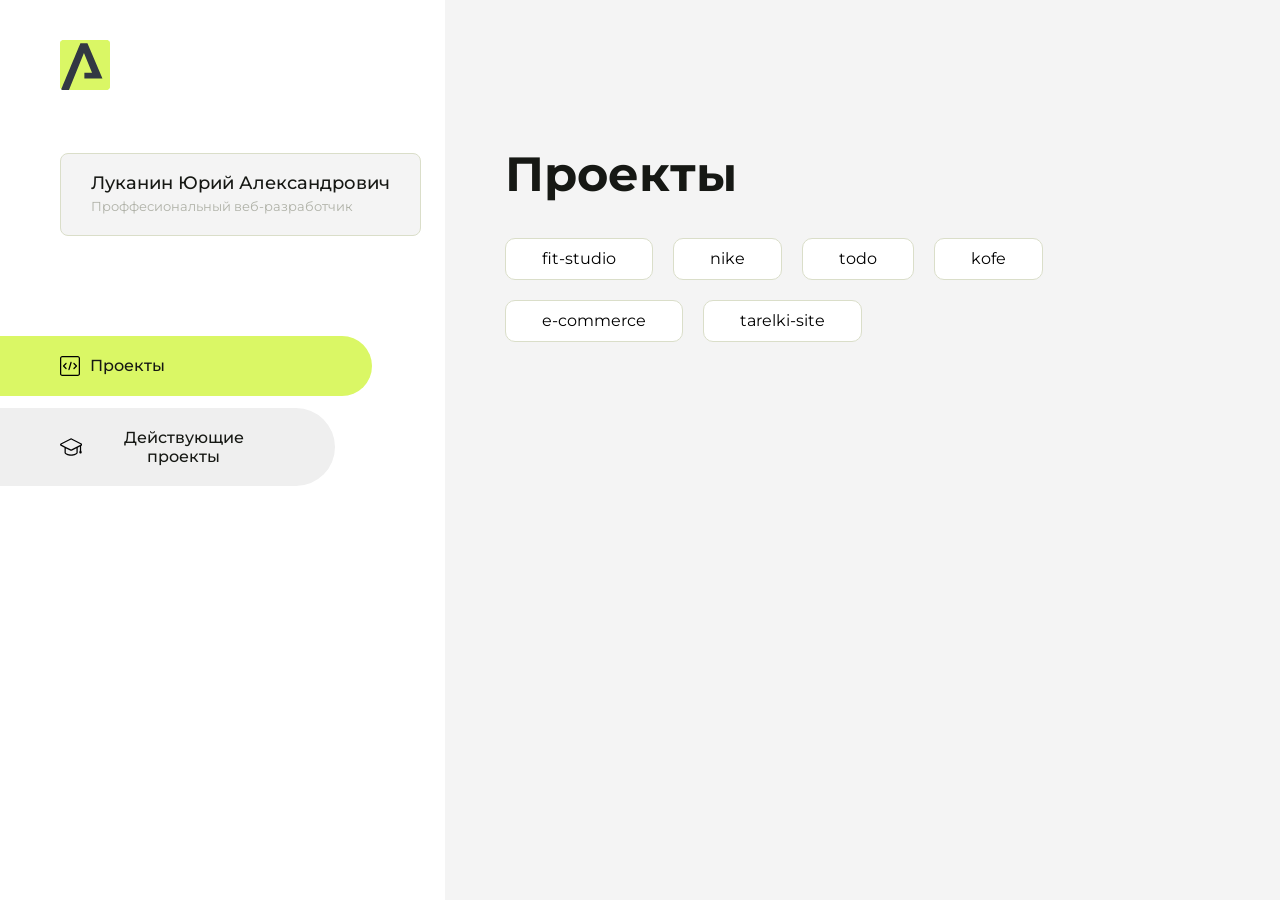
<file: index.html>
<!DOCTYPE html>
<html lang="en">
<head>
    <meta charset="UTF-8">
    <meta name="viewport" content="width=device-width, initial-scale=1.0">
    <title>Проекты</title>
    <link rel="shortcut icon" href="src/logo.ico" type="image/x-icon">
    <link rel="preconnect" href="https://fonts.googleapis.com">
    <link rel="preconnect" href="https://fonts.gstatic.com" crossorigin>
    <link href="https://fonts.googleapis.com/css2?family=Montserrat:wght@400;500;700&family=Rubik:wght@500&display=swap"
          rel="stylesheet">
    <link rel="stylesheet" href="src/style.css">
</head>
<body id="body">
<div class="overlay" id="overlay"></div>
<div class="layout">
    <div class="burger" id="burger">
        <svg viewBox="0 0 24 24" fill="none" xmlns="http://www.w3.org/2000/svg">
            <g id="SVGRepo_bgCarrier" stroke-width="0"></g>
            <g id="SVGRepo_tracerCarrier" stroke-linecap="round" stroke-linejoin="round"></g>
            <g id="SVGRepo_iconCarrier">
                <path d="M4 18L20 18" stroke="#DAF765" stroke-width="2" stroke-linecap="round"></path>
                <path d="M4 12L20 12" stroke="#DAF765" stroke-width="2" stroke-linecap="round"></path>
                <path d="M4 6L20 6" stroke="#DAF765" stroke-width="2" stroke-linecap="round"></path>
            </g>
        </svg>
    </div>
    <aside class="sidebar" id="sidebar">
        <div class="sidebar__inner">
            <div class="logo">
                <svg width="50" height="50" viewBox="0 0 50 50" fill="none" xmlns="http://www.w3.org/2000/svg">
                    <g clip-path="url(#clip0_513_74730)">
                        <path d="M46.17 -0.257004H3.83C1.57281 -0.257004 -0.257 1.57281 -0.257 3.83V46.17C-0.257 48.4272 1.57281 50.257 3.83 50.257H46.17C48.4272 50.257 50.257 48.4272 50.257 46.17V3.83C50.257 1.57281 48.4272 -0.257004 46.17 -0.257004Z"
                              fill="#DAF765"/>
                        <path d="M24.375 38.4H42.461L27.441 3.1585H20.4355C20.4355 3.1585 6.7895 35.881 1.1945 49.294C2.015 50.0275 3.0945 50.257 3.6945 50.257H8.8445L23.954 13.07L32.0465 32.8285H24.375V38.4Z"
                              fill="#323843"/>
                    </g>
                    <defs>
                        <clipPath id="clip0_513_74730">
                            <rect width="50" height="50" fill="white"/>
                        </clipPath>
                    </defs>
                </svg>
            </div>
            <div class="sidebar__user">
                <div class="sidebar__name">Луканин Юрий Александрович</div>
                <div class="sidebar__text">Проффесиональный веб-разработчик</div>
            </div>
            <div class="sidebar__tabs">
                <div class="sidebar__item">
                    <button class="sidebar__button active" id="tasks">
                        <svg xmlns="http://www.w3.org/2000/svg" width="20" height="20" viewBox="0 0 20 20" fill="none">
                            <g clip-path="url(#clip0_704_74543)">
                                <path d="M17.7083 20H2.29167C1.0275 20 0 18.9725 0 17.7083V2.29167C0 1.0275 1.0275 0 2.29167 0H17.7083C18.9725 0 20 1.0275 20 2.29167V17.7083C20 18.9725 18.9725 20 17.7083 20ZM2.29167 1.25C1.7175 1.25 1.25 1.7175 1.25 2.29167V17.7083C1.25 18.2825 1.7175 18.75 2.29167 18.75H17.7083C18.2825 18.75 18.75 18.2825 18.75 17.7083V2.29167C18.75 1.7175 18.2825 1.25 17.7083 1.25H2.29167Z"
                                      fill="black"/>
                                <path d="M6.04167 13.125C5.88167 13.125 5.72167 13.0642 5.6 12.9417L3.1 10.4417C2.85583 10.1975 2.85583 9.80167 3.1 9.5575L5.6 7.0575C5.84417 6.81333 6.24 6.81333 6.48417 7.0575C6.72833 7.30167 6.72833 7.6975 6.48417 7.94167L4.42583 10L6.48417 12.0583C6.72833 12.3025 6.72833 12.6983 6.48417 12.9425C6.36167 13.0642 6.20167 13.125 6.04167 13.125Z"
                                      fill="black"/>
                                <path d="M8.95833 14.1667C8.9 14.1667 8.84 14.1583 8.78167 14.1417C8.45083 14.0442 8.26083 13.6967 8.35833 13.3658L10.4417 6.28251C10.5392 5.95084 10.8892 5.76417 11.2175 5.85917C11.5483 5.95667 11.7383 6.30417 11.6408 6.63501L9.5575 13.7183C9.47833 13.9908 9.22833 14.1667 8.95833 14.1667Z"
                                      fill="black"/>
                                <path d="M13.9583 13.125C13.7983 13.125 13.6383 13.0642 13.5167 12.9417C13.2725 12.6975 13.2725 12.3017 13.5167 12.0575L15.575 9.99916L13.5167 7.94083C13.2725 7.69666 13.2725 7.30083 13.5167 7.05666C13.7608 6.81249 14.1567 6.81249 14.4008 7.05666L16.9008 9.55666C17.145 9.80083 17.145 10.1967 16.9008 10.4408L14.4008 12.9408C14.2783 13.0642 14.1183 13.125 13.9583 13.125Z"
                                      fill="black"/>
                            </g>
                            <defs>
                                <clipPath id="clip0_704_74543">
                                    <rect width="20" height="20" fill="white"/>
                                </clipPath>
                            </defs>
                        </svg>
                        <span>Проекты</span></button>
                </div>
                <div class="sidebar__item">
                    <button class="sidebar__button" id="diplom">
                        <svg xmlns="http://www.w3.org/2000/svg" width="24" height="24" viewBox="0 0 24 24" fill="none">
                            <g clip-path="url(#clip0_704_74553)">
                                <path d="M23.2628 10.5971C23.7176 10.365 24 9.90375 24 9.39337C24 8.883 23.7176 8.42175 23.2628 8.18962L12.6135 2.75362C12.2291 2.55824 11.7705 2.55787 11.3854 2.75399L0.736875 8.19C0.282375 8.42175 0 8.883 0 9.39337C0 9.90375 0.282375 10.365 0.736875 10.5971L4.89038 12.7177V18.2074C4.89038 19.8154 8.412 21.393 12 21.393C15.5884 21.393 19.1096 19.815 19.1096 18.2074V12.7174L21.4609 11.517V15.8017L20.901 17.2305C20.7409 17.6389 20.7934 18.0994 21.0405 18.4616C21.2876 18.8246 21.6979 19.041 22.1366 19.041C22.5754 19.041 22.9852 18.8246 23.2324 18.462C23.4795 18.099 23.532 17.6385 23.3719 17.2301L22.8124 15.8021V10.827L23.2628 10.5971ZM17.7623 18.1721C17.6198 18.6375 15.3491 20.0419 12 20.0419C8.65088 20.0419 6.38025 18.6375 6.2415 18.2074V12.3037L6.23887 12.3019C6.23812 12.057 6.1065 11.8207 5.87325 11.7019L1.3515 9.39337L12 3.95737L22.6489 9.39337L12 14.8294L5.87325 11.7019C5.54063 11.5331 4.6695 11.6674 4.5 12C4.33012 12.3322 4.55813 12.5479 4.89038 12.7177L11.3857 16.0331C11.5781 16.1314 11.7889 16.1805 12 16.1805C12.2107 16.1805 12.4222 16.1314 12.6146 16.0331L17.7593 13.407L17.7623 18.1721Z"
                                      fill="black"/>
                            </g>
                            <defs>
                                <clipPath id="clip0_704_74553">
                                    <rect width="24" height="24" fill="white"/>
                                </clipPath>
                            </defs>
                        </svg>
                        <span>Действующие проекты</span></button>
                </div>
            </div>
        </div>

    </aside>
    <div class="content">
        <div class="container">
            <div class="content__block" id="tasksBlock">
                <div class="content__title">Проекты</div>
                <ul class="content__list">
                    <li class="content__list-item">
                        <a href="fit-studio/index.html">fit-studio</a>
                    </li>
                    <li class="content__list-item">
                        <a href="nike/index.html">nike</a>
                    </li>
                    <li class="content__list-item">
                        <a href="todo/index.html">todo</a>
                    </li>
                    <li class="content__list-item">
                        <a href="Kofe/index.html">kofe</a>
                    </li>
                    <li class="content__list-item">
                        <a href="E-commerce/index.html">e-commerce</a>
                    </li>
                    <li class="content__list-item">
                        <a href="tarelki-site/index.html">tarelki-site</a>
                    </li>
                </ul>
            </div>
            <div class="content__block hidden" id="diplomBlock">
                <div class="content__title">Действующие проекты</div>
                <div class="content__list-diplom">
                    <a href="ПАПКА-С-НОМЕРОМ-УРОКА">Ссылка на проект</a>
                </div>
                <div class="content__decor">
                    <div class="content__decor-text">Проекты, над которыми я работаю в данный момент!</div>
                    <div class="content__decor-img">
                        <img src="src/decor.png" alt="decor">
                    </div>
                </div>
            </div>
        </div>
    </div>
</div>
<script src="src/index.js"></script>
</body>
</html>
</file>
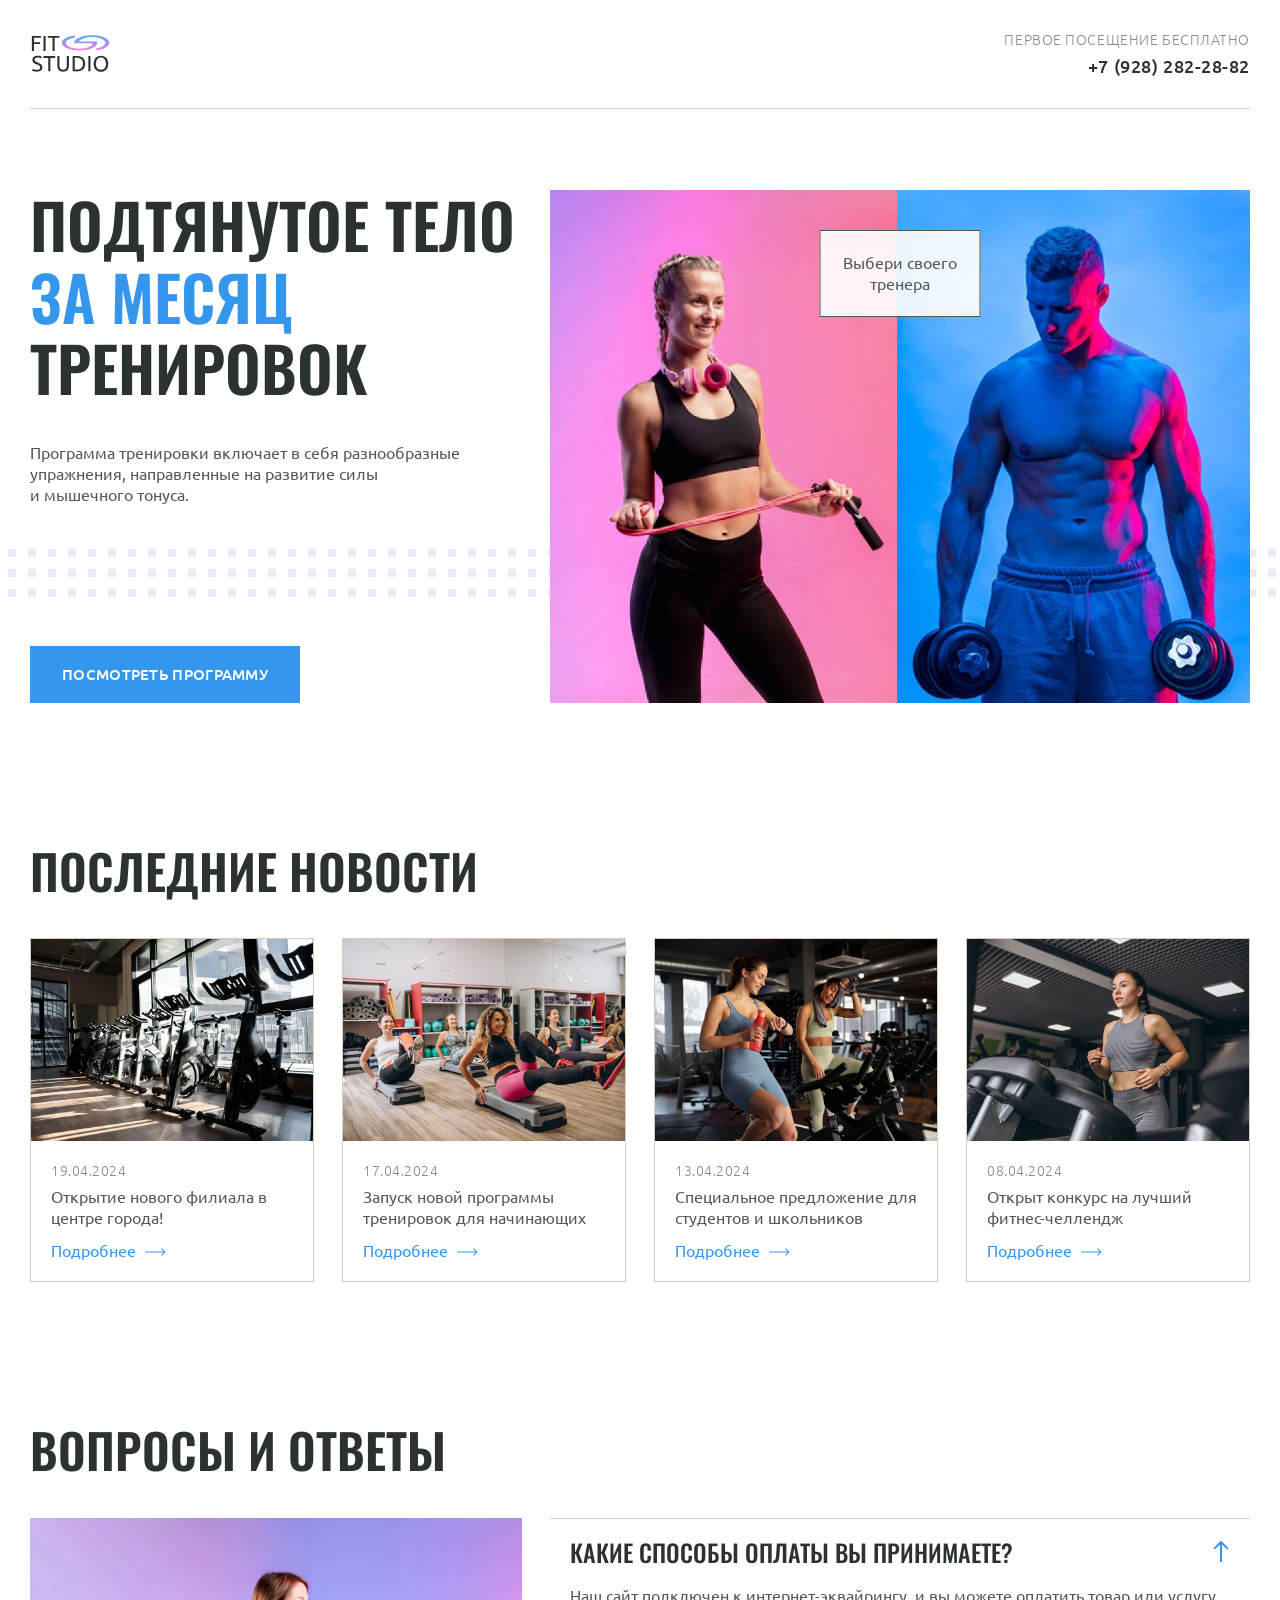
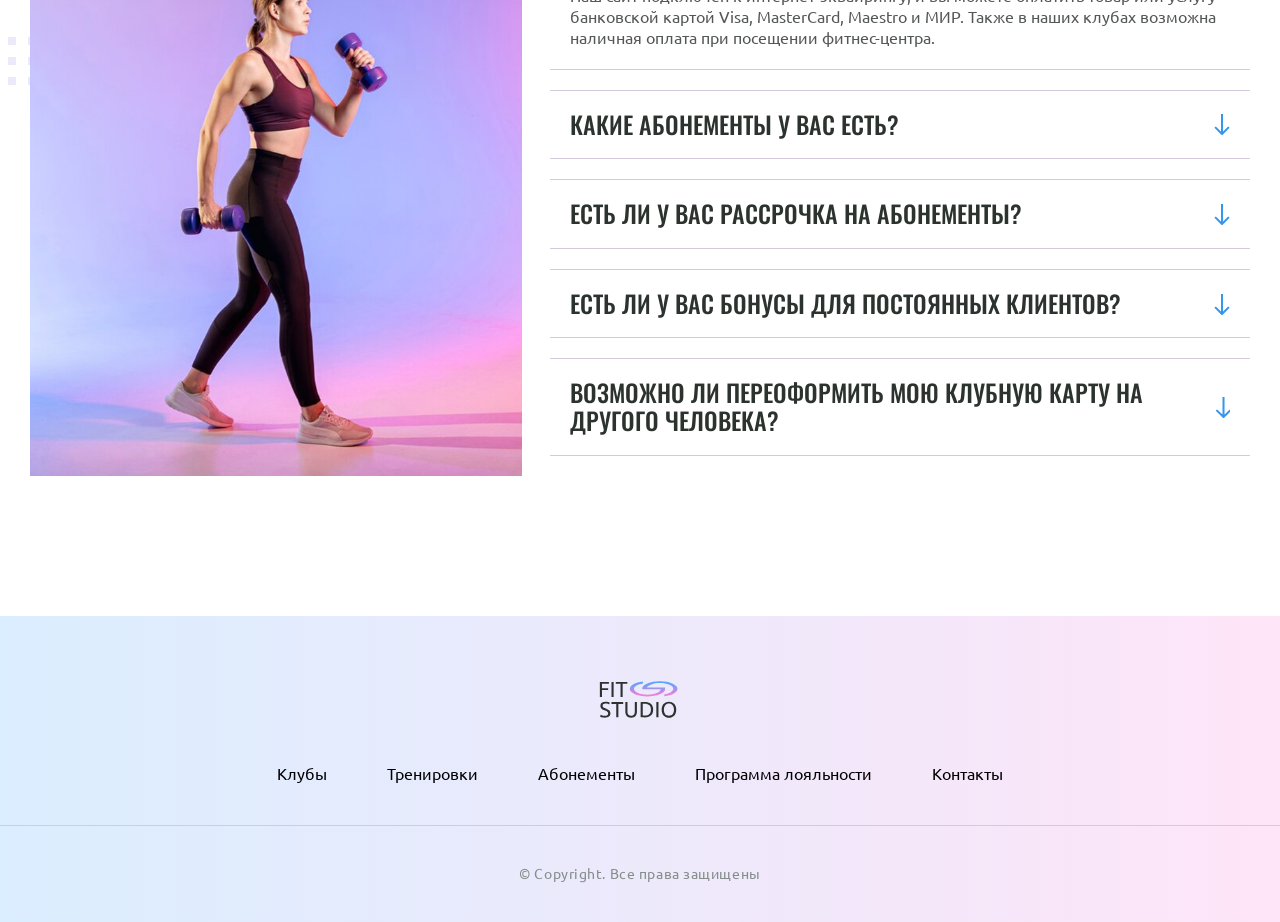
<file: fit-studio/index.html>
<!doctype html>
<html lang="ru">
  <head>
    <meta charset="UTF-8" />
    <meta name="viewport" content="width=device-width, initial-scale=1.0" />
    <title>Fit Studio - Главная</title>
    <link rel="stylesheet" href="./css/normalize.css" />
    <link rel="stylesheet" href="./css/fonts.css" />
    <link rel="stylesheet" href="./css/globals.css" />
    <link rel="stylesheet" href="./css/header.css" />
    <link rel="stylesheet" href="./css/index.css" />
    <link rel="stylesheet" href="./css/footer.css" />
    <link
      rel="icon"
      type="image/svg+xml"
      sizes="128x128"
      href="./images/favicon-icon.svg"
    />
  </head>
  <body>
    <header class="header">
      <div class="container">
        <div class="header-inner">
          <a href="/">
            <img
              src="./images/logo-icon.svg"
              width="84"
              height="45"
              alt="Логотип Fit Studio"
            />
          </a>
          <div class="phone text-sub">
            <p>Первое посещение бесплатно</p>
            <a href="tel:+79282822882">+7 (928) 282-28-82</a>
          </div>
        </div>
      </div>
    </header>
    <section class="hero section">
      <div class="container hero-container">
        <div class="hero-info">
          <h1>Подтянутое тело <strong>за месяц</strong> тренировок</h1>
          <p class="text">
            Программа тренировки включает в себя разнообразные упражнения,
            направленные на развитие силы и мышечного тонуса.
          </p>
          <a class="button" href="#">Посмотреть программу</a>
        </div>
        <div class="hero-images">
          <p class="hero-choose text">Выбери своего тренера</p>
          <img
            src="./images/sporty-woman-img.jpg"
            srcset="
              ./images/sporty-woman-2.jpg   492w,
              ./images/sporty-woman-img.jpg 600w
            "
            sizes="(max-width: 600px) 200px, 500px"
            width="347"
            height="513"
            alt="Спортивная девушка держит в руках скакалку"
          />
          <img
            src="./images/sporty-man-img.jpg"
            width="353"
            height="513"
            alt="Спортивный мужчина держит в руках гантели"
          />
        </div>
      </div>
    </section>
    <section class="news section">
      <div class="container">
        <h2 class="title-large">Последние новости</h2>
        <div class="news-container">
          <article class="news-article">
            <header>
              <img
                src="./images/news/news-1-img.jpg"
                width="284"
                height="203"
                alt="Велодорожки в спортивном зале"
              />
              <div class="news-info">
                <time class="news-date text-sub" datetime="2024-04-19"
                  >19.04.2024
                </time>
                <h3 class="text">Открытие нового филиала в центре города!</h3>
              </div>
            </header>
            <footer>
              <a class="news-link" href="article.html">Подробнее</a>
            </footer>
          </article>
          <article class="news-article">
            <header>
              <img
                src="./images/news/news-2-img.jpg"
                width="284"
                height="203"
                alt="Группа женщин занимается спортом"
              />
              <div class="news-info">
                <time class="news-date text-sub" datetime="2024-04-17"
                  >17.04.2024
                </time>
                <h3 class="text">
                  Запуск новой программы тренировок для начинающих
                </h3>
              </div>
            </header>
            <footer>
              <a class="news-link" href="article.html">Подробнее</a>
            </footer>
          </article>
          <article class="news-article">
            <header>
              <img
                src="./images/news/news-3-img.jpg"
                width="284"
                height="203"
                alt="Две девушки занимаются на велотренажерах"
              />
              <div class="news-info">
                <time class="news-date text-sub" datetime="2024-04-13"
                  >13.04.2024
                </time>
                <h3 class="text">
                  Специальное предложение для студентов и школьников
                </h3>
              </div>
            </header>
            <footer>
              <a class="news-link" href="article.html">Подробнее</a>
            </footer>
          </article>
          <article class="news-article">
            <header>
              <img
                src="./images/news/news-4-img.jpg"
                width="284"
                height="203"
                alt="Девушка бежит на беговой дорожке"
              />
              <div class="news-info">
                <time class="news-date text-sub" datetime="2024-04-08"
                  >08.04.2024
                </time>
                <h3 class="text">Открыт конкурс на лучший фитнес-челлендж</h3>
              </div>
            </header>
            <footer>
              <a class="news-link" href="article.html">Подробнее</a>
            </footer>
          </article>
        </div>
      </div>
    </section>
    <section class="faq section">
      <div class="container">
        <h2 class="title-large">Вопросы и ответы</h2>
        <div class="faq-container">
          <img
            src="./images/sporty-woman-2.jpg"
            width="492"
            height="531"
            alt="Спортивная девушка с гантелями"
          />
          <div>
            <details name="faq" open>
              <summary class="title-medium">
                Какие способы оплаты вы принимаете?
              </summary>
              <p class="text">
                Наш сайт подключен к интернет-эквайрингу, и вы можете оплатить
                товар или услугу банковской картой Visa, MasterCard, Maestro и
                МИР. Также в наших клубах возможна наличная оплата при посещении
                фитнес-центра.
              </p>
            </details>
            <details name="faq">
              <summary class="title-medium">
                Какие абонементы у вас есть?
              </summary>
              <p class="text">
                Наш сайт подключен к интернет-эквайрингу, и вы можете оплатить
                товар или услугу банковской картой Visa, MasterCard, Maestro и
                МИР. Также в наших клубах возможна наличная оплата при посещении
                фитнес-центра.
              </p>
            </details>
            <details name="faq">
              <summary class="title-medium">
                Есть ли у вас рассрочка на абонементы?
              </summary>
              <p class="text">
                Наш сайт подключен к интернет-эквайрингу, и вы можете оплатить
                товар или услугу банковской картой Visa, MasterCard, Maestro и
                МИР. Также в наших клубах возможна наличная оплата при посещении
                фитнес-центра.
              </p>
            </details>
            <details name="faq">
              <summary class="title-medium">
                Есть ли у вас бонусы для постоянных клиентов?
              </summary>
              <p class="text">
                Наш сайт подключен к интернет-эквайрингу, и вы можете оплатить
                товар или услугу банковской картой Visa, MasterCard, Maestro и
                МИР. Также в наших клубах возможна наличная оплата при посещении
                фитнес-центра.
              </p>
            </details>
            <details name="faq">
              <summary class="title-medium">
                Возможно ли переоформить мою клубную карту на другого человека?
              </summary>
              <p class="text">
                Наш сайт подключен к интернет-эквайрингу, и вы можете оплатить
                товар или услугу банковской картой Visa, MasterCard, Maestro и
                МИР. Также в наших клубах возможна наличная оплата при посещении
                фитнес-центра.
              </p>
            </details>
          </div>
        </div>
      </div>
    </section>
    <footer class="footer">
      <div class="footer-top">
        <div class="container">
          <a class="footer-logo" href="/">
            <img
              src="./images/logo-icon.svg"
              width="84"
              height="45"
              alt="Логотип Fit Studio"
            />
          </a>
          <nav class="menu">
            <ul>
              <li><a href="#">Клубы</a></li>
              <li><a href="#">Тренировки</a></li>
              <li><a href="#">Абонементы</a></li>
              <li><a href="#">Программа лояльности</a></li>
              <li><a href="#">Контакты</a></li>
            </ul>
          </nav>
        </div>
      </div>
      <div class="container">
        <p class="Copyright">&copy; Copyright. Все права защищены</p>
      </div>
    </footer>
  </body>
</html>
</file>
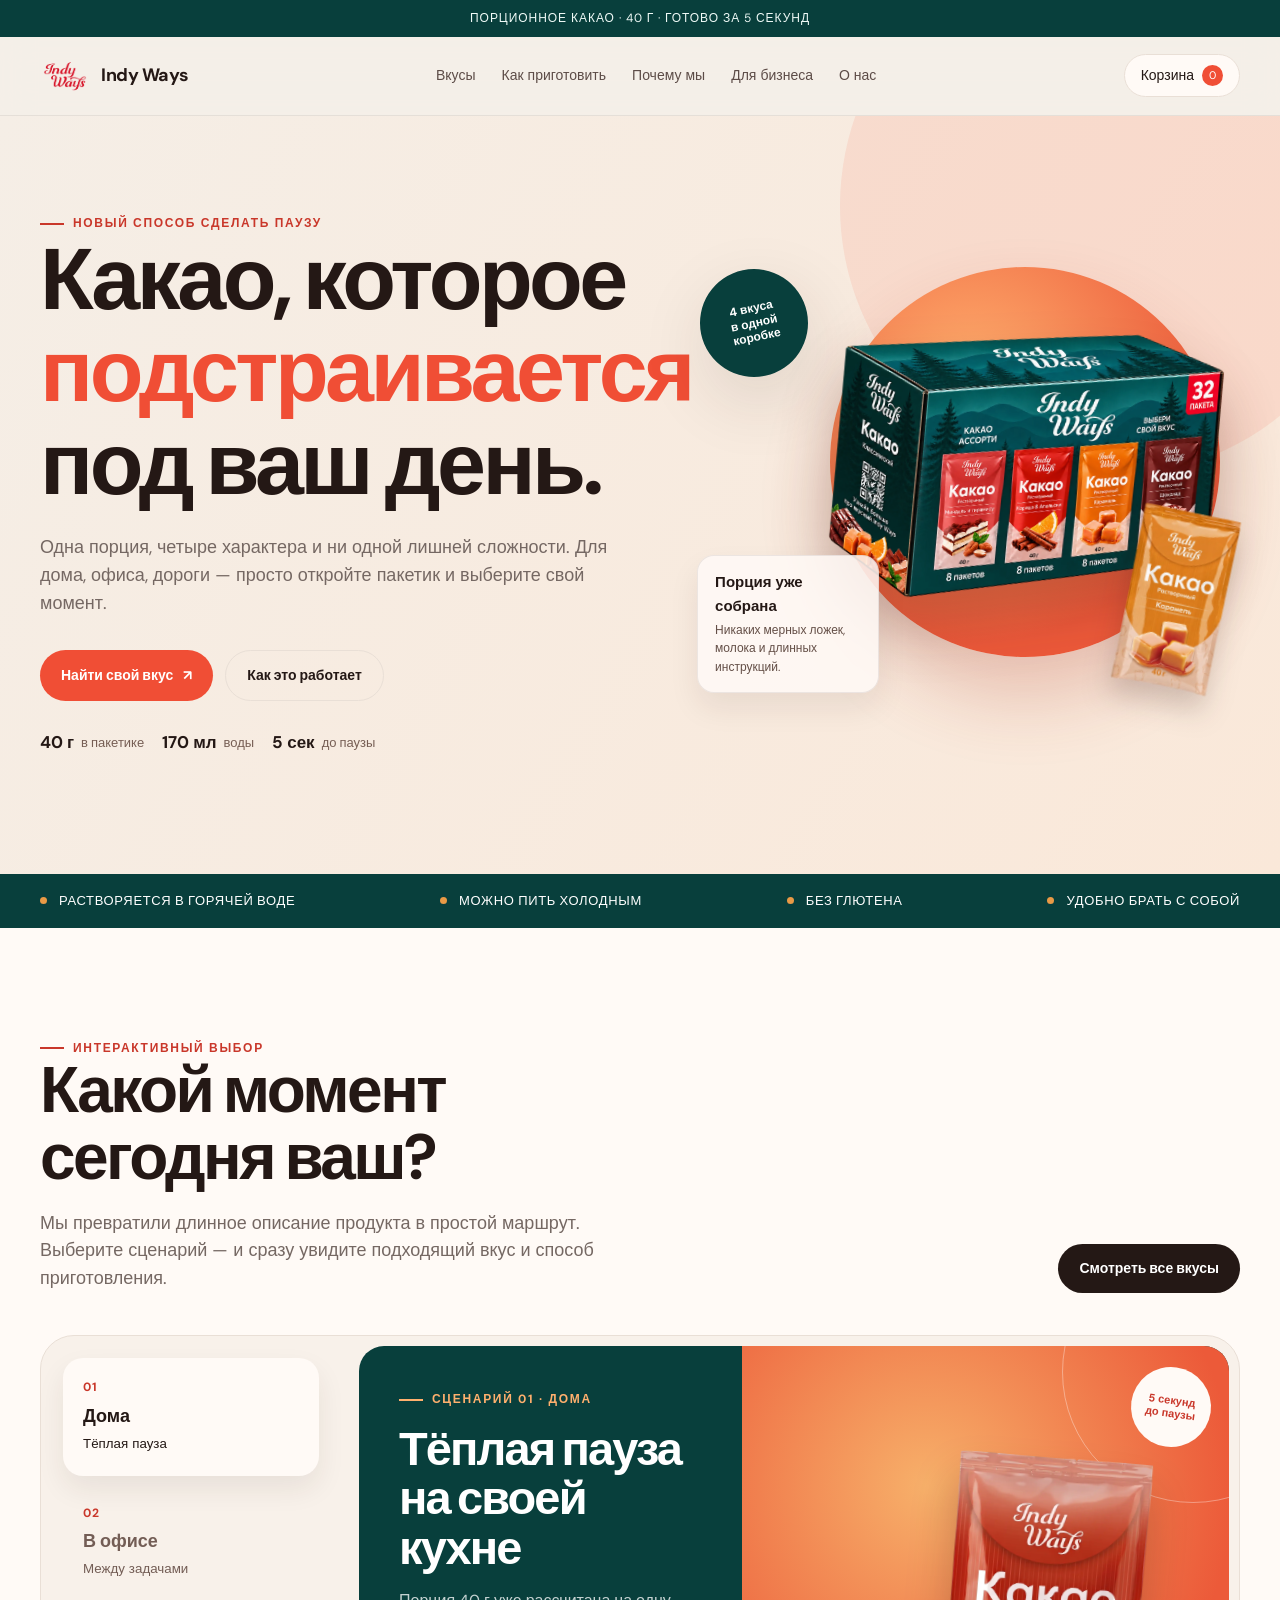
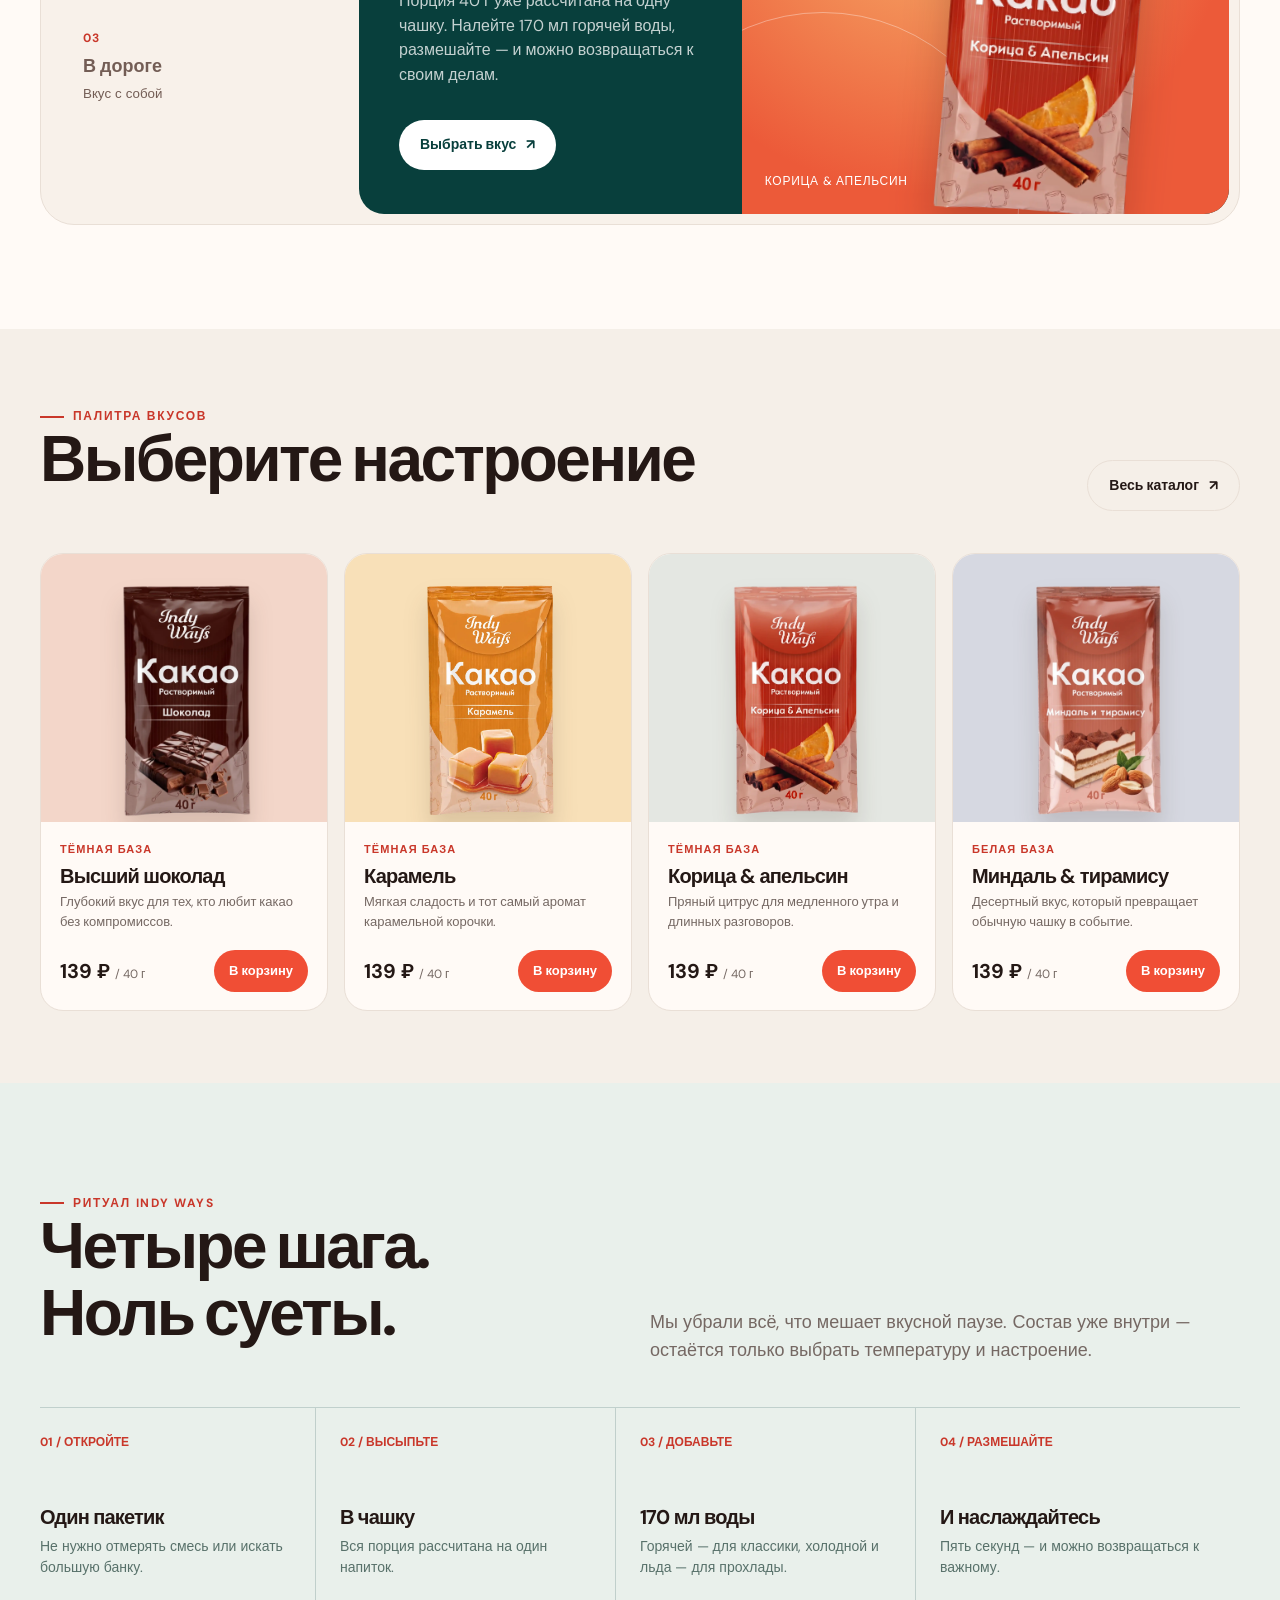
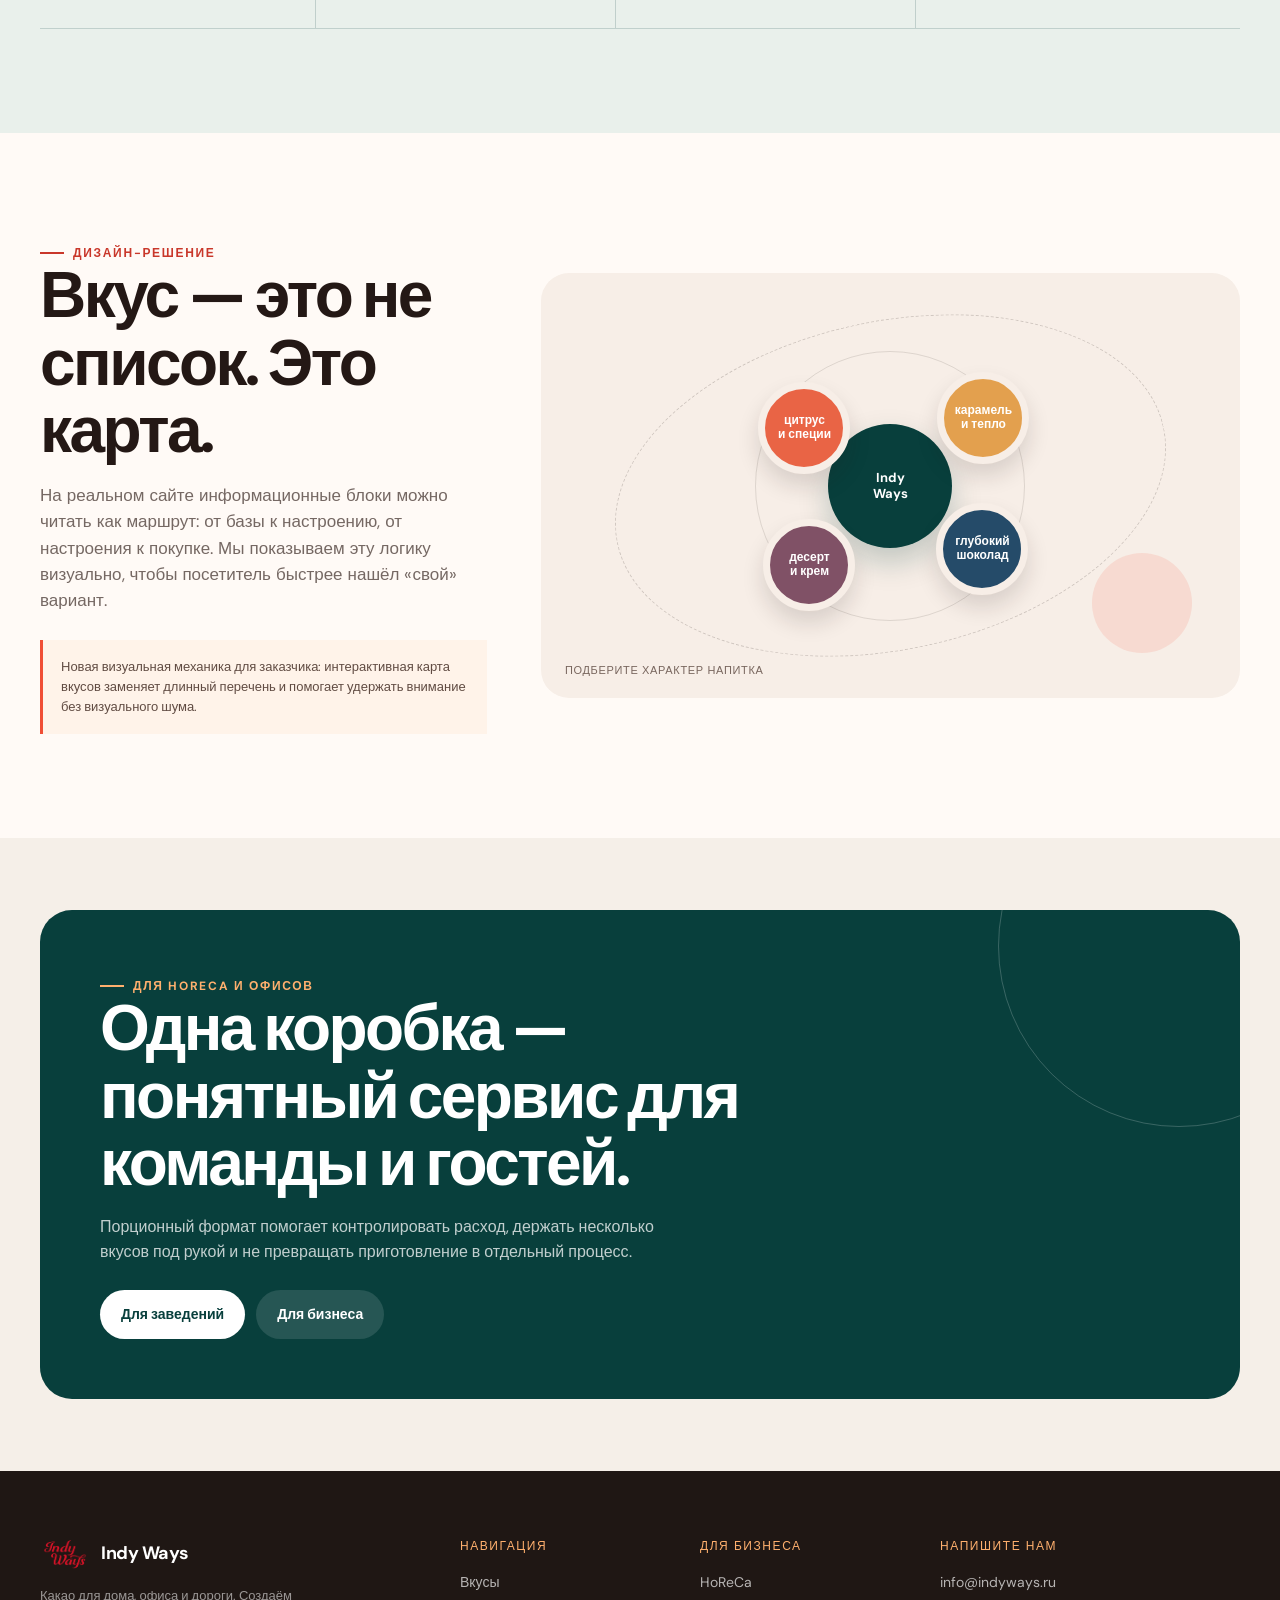
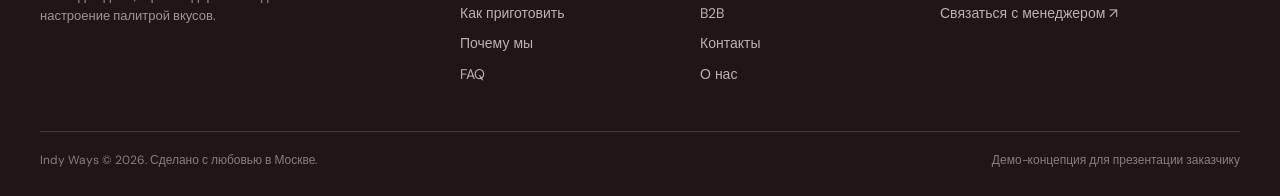
<file: Kofe/index.html>
<!doctype html>
<html lang="ru">
<head>
  <meta charset="utf-8">
  <meta name="viewport" content="width=device-width, initial-scale=1">
  <meta name="description" content="Indy Ways — порционное какао для дома, офиса и дороги. Выберите свой вкус.">
  <title>Indy Ways — новый способ сделать паузу</title>
  <link rel="stylesheet" href="styles.css">
</head>
<body>
  <div class="announcement">Порционное какао · 40 г · готово за 5 секунд</div>
  <header class="site-header">
    <div class="container nav">
      <a class="brand" href="index.html" aria-label="Indy Ways, на главную"><img src="assets/logo.webp" alt="Indy Ways"><span>Indy Ways</span></a>
      <nav class="nav-links" data-nav-links aria-label="Основная навигация">
        <a href="catalog.html">Вкусы</a><a href="prepare.html">Как приготовить</a><a href="why.html">Почему мы</a><a href="b2b.html">Для бизнеса</a><a href="about.html">О нас</a>
      </nav>
      <div class="nav-actions"><button class="cart-button" data-cart-open aria-label="Открыть корзину"><span>Корзина</span><span class="cart-count" data-cart-count>0</span></button><button class="menu-button" data-menu-toggle aria-label="Открыть меню">☰</button></div>
    </div>
  </header>

  <main>
    <section class="hero">
      <div class="container hero-grid">
        <div class="hero-copy">
          <span class="section-label">Новый способ сделать паузу</span>
          <h1>Какао, которое <em>подстраивается</em> под ваш день.</h1>
          <p class="lead">Одна порция, четыре характера и ни одной лишней сложности. Для дома, офиса, дороги — просто откройте пакетик и выберите свой момент.</p>
          <div class="hero-actions"><a class="btn btn-primary" href="#moment">Найти свой вкус <span>↗</span></a><a class="btn btn-ghost" href="prepare.html">Как это работает</a></div>
          <div class="micro-proof"><span><strong>40 г</strong> в пакетике</span><span><strong>170 мл</strong> воды</span><span><strong>5 сек</strong> до паузы</span></div>
        </div>
        <div class="hero-visual" aria-label="Ассорти Indy Ways">
          <div class="hero-orb"></div><img class="hero-box" src="assets/box.webp" alt="Ассорти какао Indy Ways"><img class="hero-pack" src="assets/caramel.webp" alt="Какао со вкусом карамели"><div class="hero-sticker">4 вкуса<br>в одной<br>коробке</div><div class="hero-note"><strong>Порция уже собрана</strong>Никаких мерных ложек, молока и длинных инструкций.</div>
        </div>
      </div>
    </section>

    <div class="signal-strip"><div class="container signal-track"><span><i></i> Растворяется в горячей воде</span><span><i></i> Можно пить холодным</span><span><i></i> Без глютена</span><span><i></i> Удобно брать с собой</span></div></div>

    <section class="section moment-section" id="moment">
      <div class="container">
        <div class="section-head"><div><span class="section-label">Интерактивный выбор</span><h2>Какой момент<br>сегодня ваш?</h2><p class="lead">Мы превратили длинное описание продукта в простой маршрут. Выберите сценарий — и сразу увидите подходящий вкус и способ приготовления.</p></div><a class="btn btn-secondary" href="catalog.html">Смотреть все вкусы</a></div>
        <div class="moment-shell">
          <div class="moment-nav" role="tablist" aria-label="Сценарии использования"><button class="moment-tab is-active" data-scenario="home" role="tab"><span>01</span><strong>Дома</strong><br><small>Тёплая пауза</small></button><button class="moment-tab" data-scenario="office" role="tab"><span>02</span><strong>В офисе</strong><br><small>Между задачами</small></button><button class="moment-tab" data-scenario="road" role="tab"><span>03</span><strong>В дороге</strong><br><small>Вкус с собой</small></button></div>
          <div class="moment-panel" data-scenario-panel><div class="moment-copy"><span class="section-label" data-scenario-label>Сценарий 01 · дома</span><h3 data-scenario-title>Тёплая пауза на своей кухне</h3><p data-scenario-text>Порция 40 г уже рассчитана на одну чашку. Налейте 170 мл горячей воды, размешайте — и можно возвращаться к своим делам.</p><a class="btn btn-light" href="catalog.html">Выбрать вкус <span>↗</span></a></div><div class="moment-art"><img data-scenario-image src="assets/cinnamon.webp" alt="Корица и апельсин"><span class="art-label" data-scenario-badge>5 секунд<br>до паузы</span><span class="art-caption" data-scenario-caption>Корица &amp; апельсин</span></div></div>
        </div>
      </div>
    </section>

    <section class="section-sm" id="flavors"><div class="container"><div class="section-head"><div><span class="section-label">Палитра вкусов</span><h2>Выберите настроение</h2></div><a class="btn btn-ghost" href="catalog.html">Весь каталог <span>↗</span></a></div><div class="product-grid">
      <article class="product-card" data-product-card data-category="warm classic"><div class="product-thumb"><img src="assets/chocolate.webp" alt="Какао Высший шоколад"></div><div class="product-body"><span class="product-tag">Тёмная база</span><h3>Высший шоколад</h3><p>Глубокий вкус для тех, кто любит какао без компромиссов.</p><div class="product-footer"><span class="price">139 ₽ <small>/ 40 г</small></span><button class="btn btn-primary btn-small" data-add-to-cart data-name="Высший шоколад" data-price="139">В корзину</button></div></div></article>
      <article class="product-card" data-product-card data-category="warm sweet"><div class="product-thumb"><img src="assets/caramel.webp" alt="Какао со вкусом карамели"></div><div class="product-body"><span class="product-tag">Тёмная база</span><h3>Карамель</h3><p>Мягкая сладость и тот самый аромат карамельной корочки.</p><div class="product-footer"><span class="price">139 ₽ <small>/ 40 г</small></span><button class="btn btn-primary btn-small" data-add-to-cart data-name="Карамель" data-price="139">В корзину</button></div></div></article>
      <article class="product-card" data-product-card data-category="warm bright"><div class="product-thumb"><img src="assets/cinnamon.webp" alt="Какао с корицей и апельсином"></div><div class="product-body"><span class="product-tag">Тёмная база</span><h3>Корица &amp; апельсин</h3><p>Пряный цитрус для медленного утра и длинных разговоров.</p><div class="product-footer"><span class="price">139 ₽ <small>/ 40 г</small></span><button class="btn btn-primary btn-small" data-add-to-cart data-name="Корица и апельсин" data-price="139">В корзину</button></div></div></article>
      <article class="product-card" data-product-card data-category="soft dessert"><div class="product-thumb"><img src="assets/mint.webp" alt="Какао со вкусом миндаля и тирамису"></div><div class="product-body"><span class="product-tag">Белая база</span><h3>Миндаль &amp; тирамису</h3><p>Десертный вкус, который превращает обычную чашку в событие.</p><div class="product-footer"><span class="price">139 ₽ <small>/ 40 г</small></span><button class="btn btn-primary btn-small" data-add-to-cart data-name="Миндаль и тирамису" data-price="139">В корзину</button></div></div></article>
    </div></div></section>

    <section class="section ritual-section"><div class="container"><div class="section-head"><div><span class="section-label">Ритуал Indy Ways</span><h2>Четыре шага.<br>Ноль суеты.</h2></div><p class="lead">Мы убрали всё, что мешает вкусной паузе. Состав уже внутри — остаётся только выбрать температуру и настроение.</p></div><div class="ritual-grid"><article class="ritual-step"><span class="ritual-no">01 / ОТКРОЙТЕ</span><h3>Один пакетик</h3><p>Не нужно отмерять смесь или искать большую банку.</p></article><article class="ritual-step"><span class="ritual-no">02 / ВЫСЫПЬТЕ</span><h3>В чашку</h3><p>Вся порция рассчитана на один напиток.</p></article><article class="ritual-step"><span class="ritual-no">03 / ДОБАВЬТЕ</span><h3>170 мл воды</h3><p>Горячей — для классики, холодной и льда — для прохлады.</p></article><article class="ritual-step"><span class="ritual-no">04 / РАЗМЕШАЙТЕ</span><h3>И наслаждайтесь</h3><p>Пять секунд — и можно возвращаться к важному.</p></article></div></div></section>

    <section class="section taste-section"><div class="container taste-layout"><div class="taste-intro"><span class="section-label">Дизайн-решение</span><h2>Вкус — это не список. Это карта.</h2><p>На реальном сайте информационные блоки можно читать как маршрут: от базы к настроению, от настроения к покупке. Мы показываем эту логику визуально, чтобы посетитель быстрее нашёл «свой» вариант.</p><div class="taste-note">Новая визуальная механика для заказчика: интерактивная карта вкусов заменяет длинный перечень и помогает удержать внимание без визуального шума.</div></div><div class="taste-map" aria-label="Карта вкусов"><div class="taste-orbit"><div class="taste-core">Indy<br>Ways</div><span class="taste-chip one">цитрус<br>и специи</span><span class="taste-chip two">карамель<br>и тепло</span><span class="taste-chip three">десерт<br>и крем</span><span class="taste-chip four">глубокий<br>шоколад</span></div><span class="taste-legend">Подберите характер напитка</span></div></div></section>

    <section class="section-sm"><div class="container"><div class="business-callout"><span class="section-label" style="color:#ffb06e">Для HoReCa и офисов</span><h2>Одна коробка — понятный сервис для команды и гостей.</h2><p>Порционный формат помогает контролировать расход, держать несколько вкусов под рукой и не превращать приготовление в отдельный процесс.</p><div class="business-actions"><a class="btn btn-light" href="horeca.html">Для заведений</a><a class="btn" style="background:rgba(255,255,255,.12);color:white" href="b2b.html">Для бизнеса</a></div></div></div></section>
  </main>

  <footer class="site-footer"><div class="container"><div class="footer-grid"><div class="footer-brand"><a class="brand" href="index.html"><img src="assets/logo.webp" alt="Indy Ways"><span>Indy Ways</span></a><p>Какао для дома, офиса и дороги. Создаём настроение палитрой вкусов.</p></div><div><div class="footer-title">Навигация</div><div class="footer-links"><a href="catalog.html">Вкусы</a><a href="prepare.html">Как приготовить</a><a href="why.html">Почему мы</a><a href="faq.html">FAQ</a></div></div><div><div class="footer-title">Для бизнеса</div><div class="footer-links"><a href="horeca.html">HoReCa</a><a href="b2b.html">B2B</a><a href="contacts.html">Контакты</a><a href="about.html">О нас</a></div></div><div><div class="footer-title">Напишите нам</div><div class="footer-links"><a href="mailto:info@indyways.ru">info@indyways.ru</a><a href="contacts.html">Связаться с менеджером ↗</a></div></div></div><div class="footer-bottom"><span>Indy Ways © <span data-year>2026</span>. Сделано с любовью в Москве.</span><span>Демо-концепция для презентации заказчику</span></div></div></footer>
  <div class="toast" role="status" aria-live="polite"></div>
  <div class="cart-drawer" data-cart-drawer><aside class="cart-panel" aria-label="Корзина"><div class="cart-head"><h3>Ваша корзина</h3><button class="cart-close" data-cart-close aria-label="Закрыть корзину">×</button></div><div class="cart-items" data-cart-items></div><div class="cart-total"><span>Итого</span><span data-cart-total>0 ₽</span></div><a class="btn btn-primary" style="margin-top:16px" href="contacts.html">Оформить заявку</a></aside></div>
  <script src="script.js"></script>
</body>
</html>
</file>
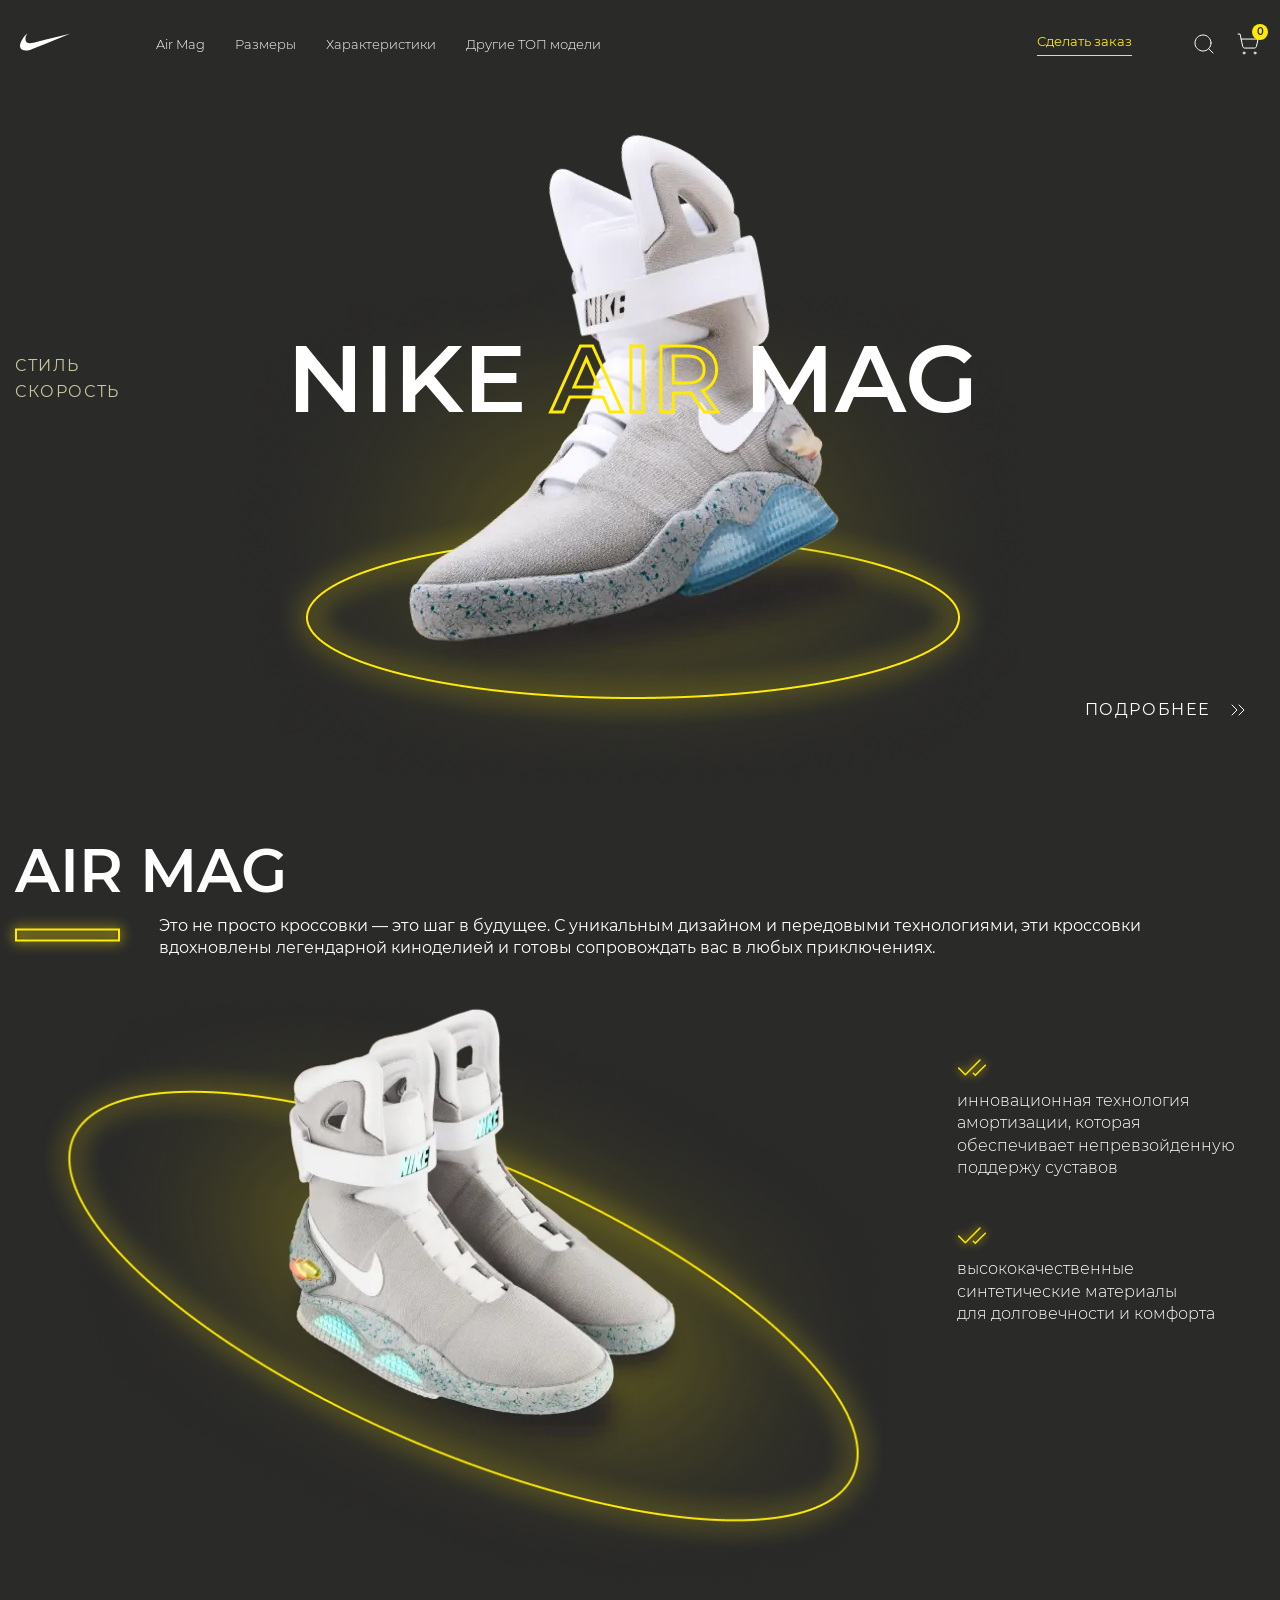
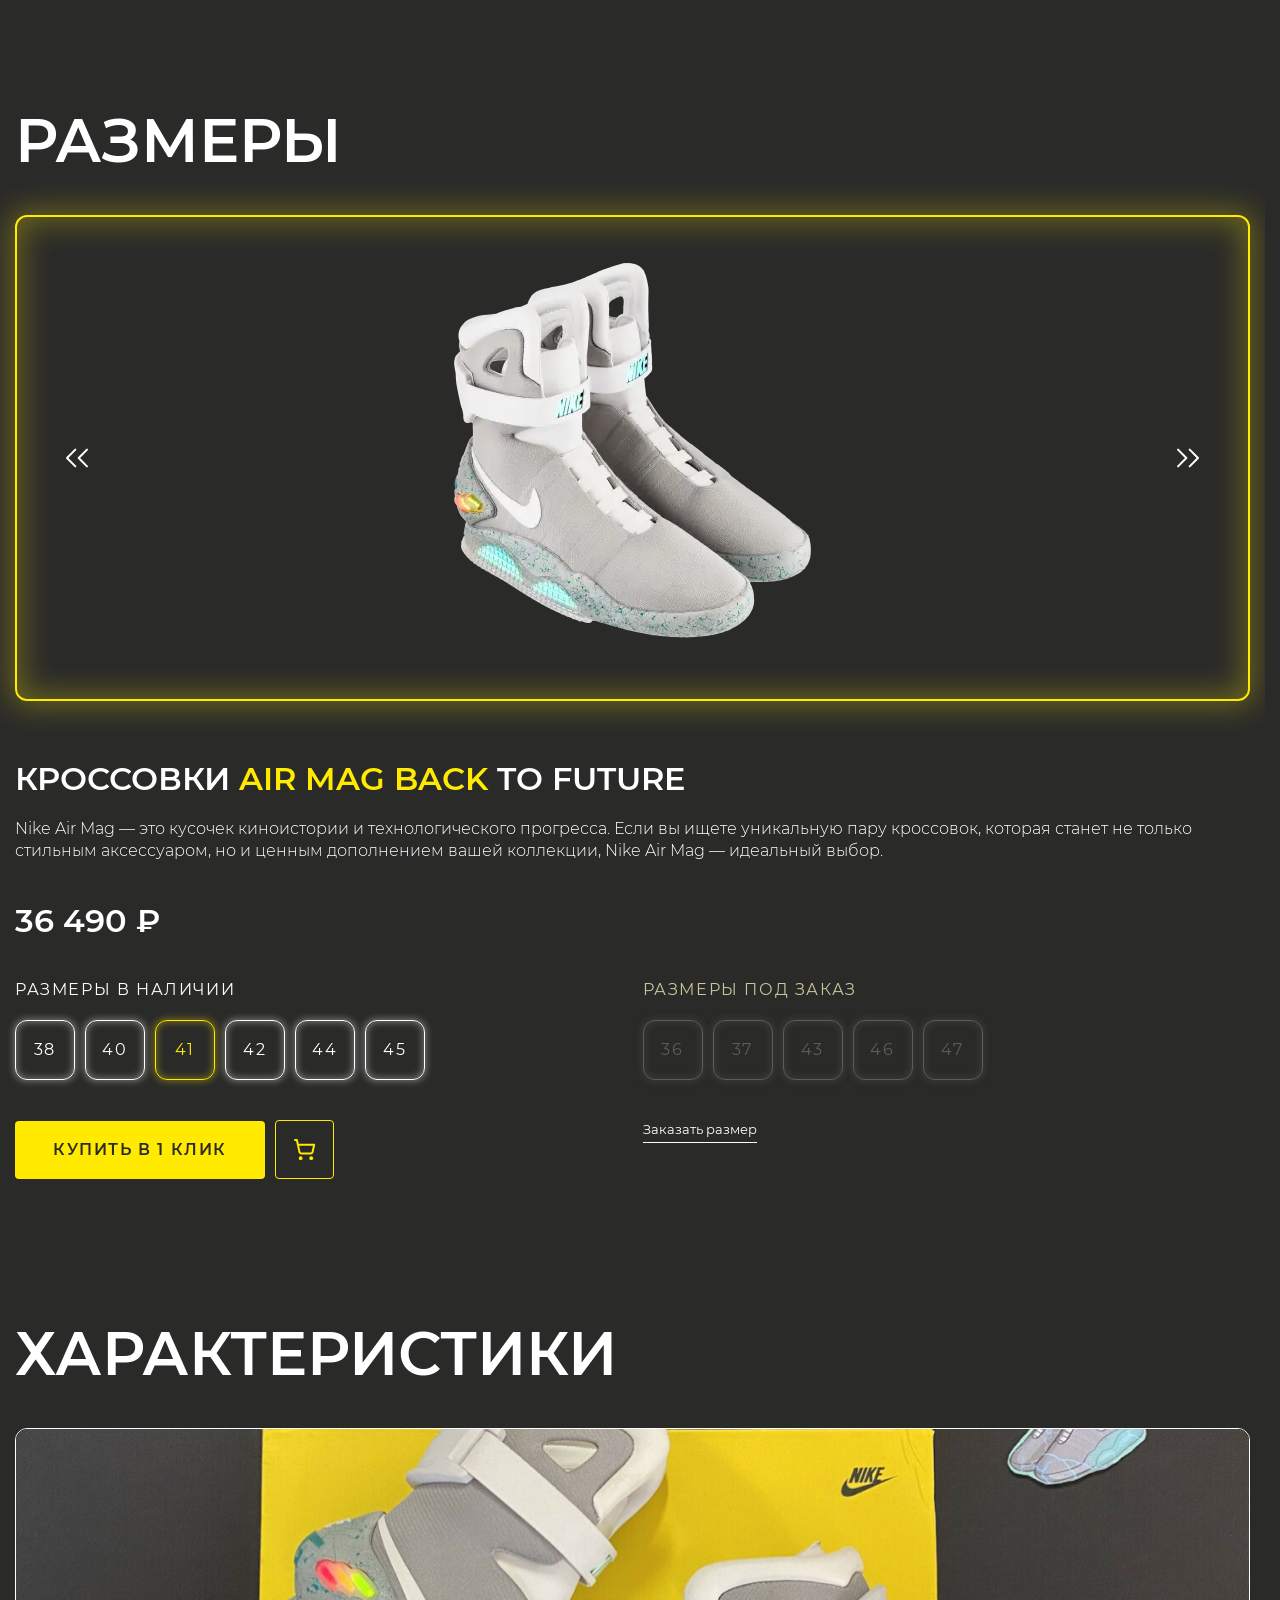
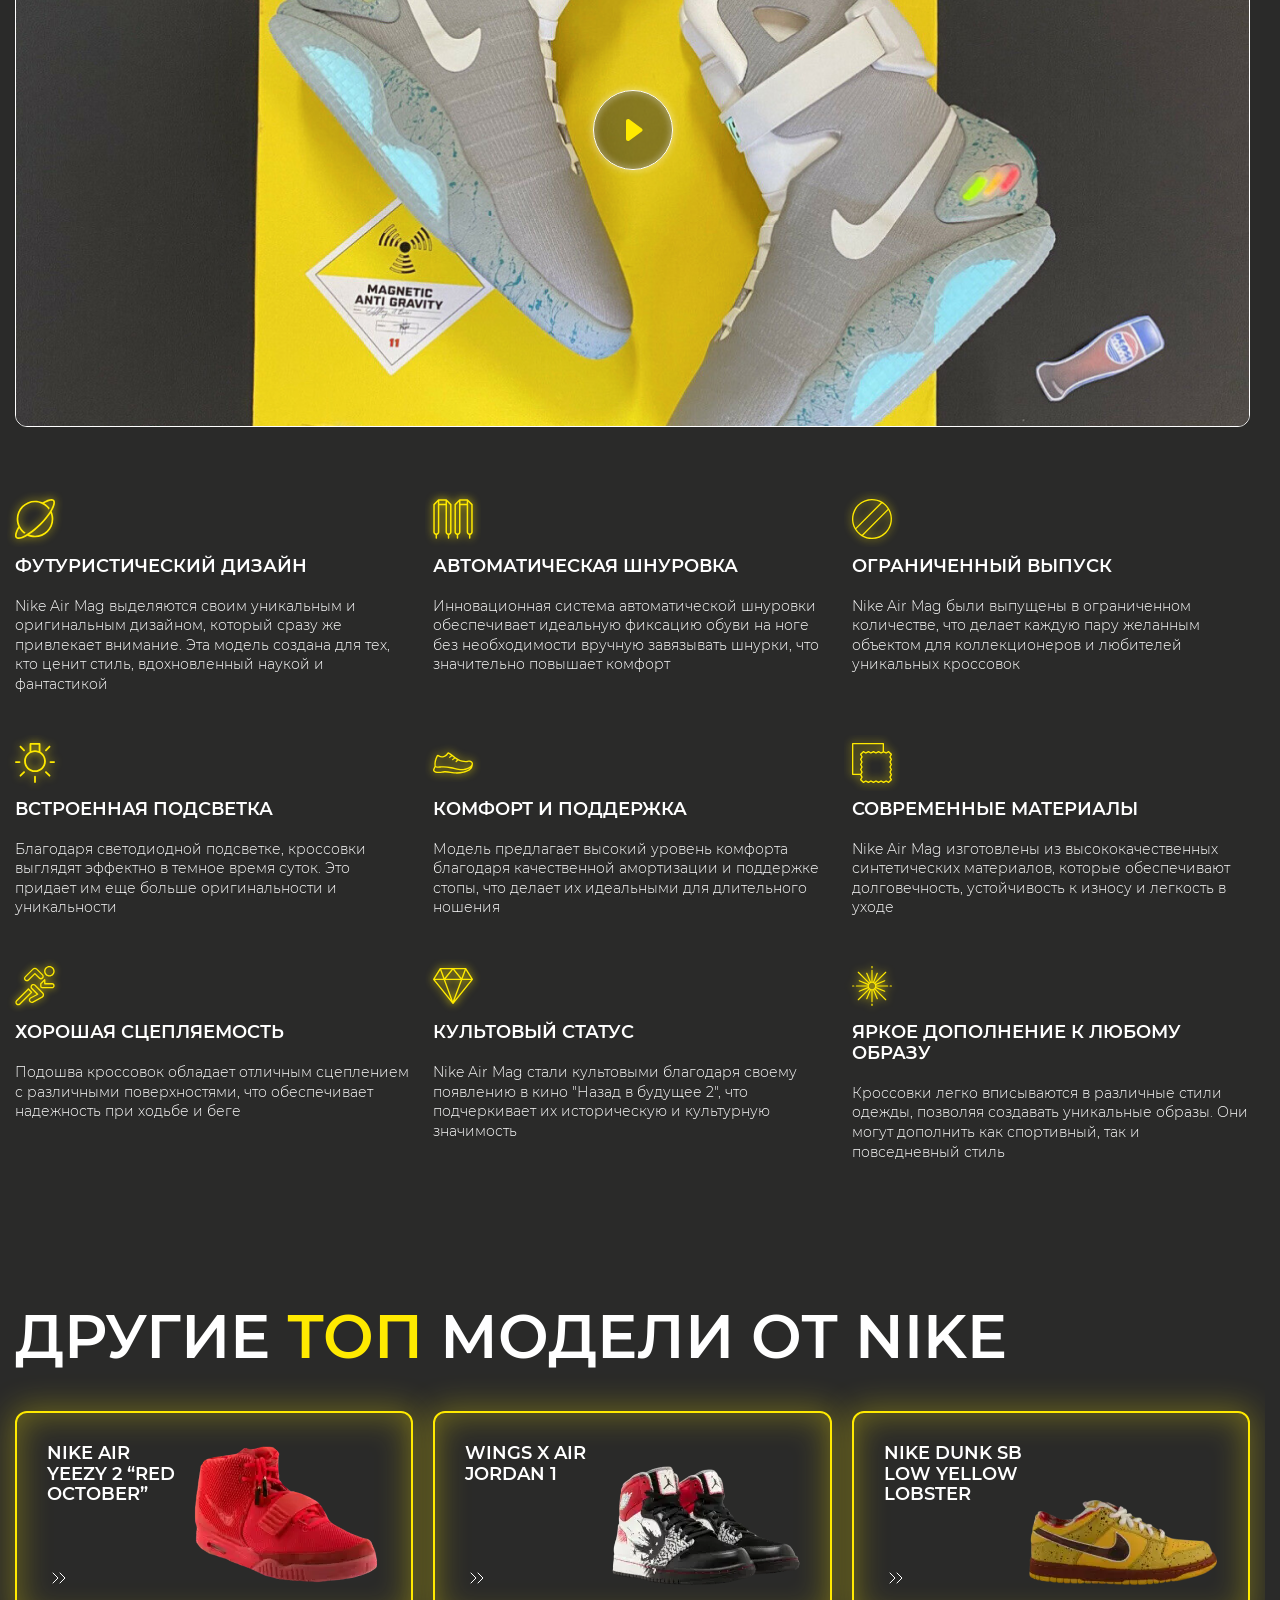
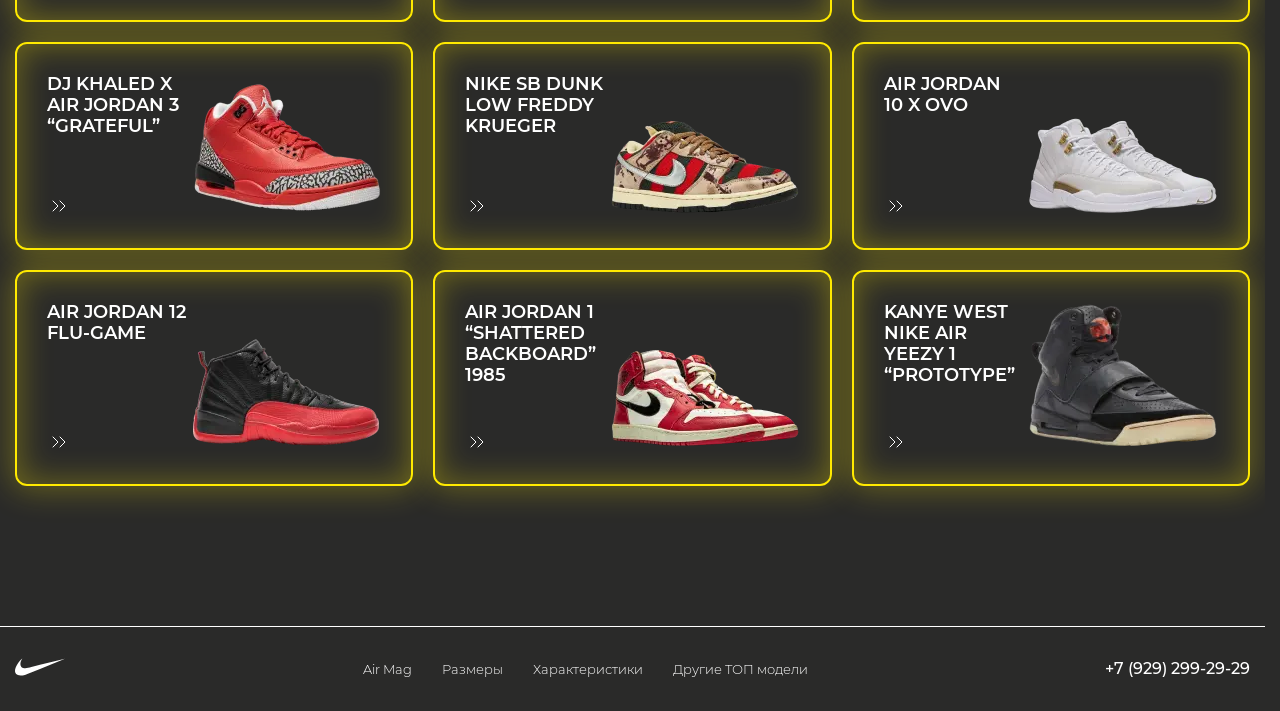
<file: nike/index.html>
<!DOCTYPE html>
<html class="page" lang="ru">
	<head>
		<meta charset="UTF-8" />
		<meta name="viewport" content="width=device-width, initial-scale=1.0" />
		<link rel="stylesheet" href="./css/index.css" />
		<link
			rel="stylesheet"
			href="https://cdn.jsdelivr.net/npm/swiper@11/swiper-bundle.min.css"
		/>
		<link
			rel="shortcut icon"
			href="./icons/nike-favicon-48x48.ico"
			type="image/x-icon"
		/>
		<script
			src="https://cdn.jsdelivr.net/npm/swiper@11/swiper-bundle.min.js"
			defer
		></script>
		<script src="./js/fslightbox.js" type="module"></script>
		<script src="./js/index.js" type="module"></script>
		<title>Nike Air Mag</title>
	</head>
	<body class="page__body">
		<header class="header">
			<div class="container header__container">
				<a class="logo header__logo" href="#">
					<img
						class="logo__img"
						src="./icons/logo-icon.svg"
						width="50"
						height="20"
						alt="Логотип Nike"
					/>
				</a>
				<nav
					class="menu header__menu"
					id="header__menu"
					aria-label="Главное меню"
				>
					<ul class="menu__list">
						<li class="menu__item">
							<a class="menu__link" href="#air-mag" lang="en">Air Mag</a>
						</li>
						<li class="menu__item">
							<a class="menu__link" href="#sizes">Размеры</a>
						</li>
						<li class="menu__item">
							<a class="menu__link" href="#characteristics">Характеристики</a>
						</li>
						<li class="menu__item">
							<a class="menu__link" href="#top-models">Другие ТОП модели</a>
						</li>
					</ul>
				</nav>
				<div class="header__controls">
					<a class="header__order" href="#">Сделать заказ</a>
					<div class="header__actions">
						<button
							class="header__actions-button"
							title="Поиск"
							aria-label="Поиск"
						>
							<svg width="24" height="24">
								<use
									class="header__actions-icon"
									href="./icons/sprite.svg#search"
								></use>
							</svg>
						</button>
						<button
							class="header__actions-button header__cart-button"
							title="Корзина"
							aria-label="Корзина"
							data-cart="button"
						>
							<svg width="24" height="24">
								<use
									class="header__actions-icon"
									href="./icons/sprite.svg#cart"
								></use>
							</svg>
							<span class="header__cart-count" data-cart="count" hidden
								>0</span
							>
						</button>
						<button
							class="header__burger burger"
							aria-label="Открыть меню"
							aria-expanded="false"
							aria-controls="header__menu"
						>
							<svg width="24" height="24">
								<use
									class="burger__icon-menu"
									href="./icons/sprite.svg#burger"
								></use>
								<use
									class="burger__icon-cross"
									href="./icons/sprite.svg#cross"
								></use>
							</svg>
						</button>
					</div>
				</div>
			</div>
		</header>
		<main class="main">
			<section class="hero">
				<div class="container hero__container">
					<header class="hero__header">
						<ul class="hero__benefits-list">
							<li class="hero__benefits-item">стиль</li>
							<li class="hero__benefits-item">скорость</li>
						</ul>
						<h1 class="hero__title">
							Nike <span class="hero__title-accent">air</span> mag
						</h1>
					</header>
					<picture>
						<source srcset="./images/nike-air-mag-1.webp" type="image/webp" />
						<img
							class="hero__img"
							src="./images/nike-air-mag-1.png"
							width="846"
							height="713"
							alt="Кроссовок Nike Air Mag с желтым кольцом под подошвой"
						/>
					</picture>
					<footer class="hero__footer">
						<a class="hero__details" href="#">
							Подробнее
							<svg width="24" height="24">
								<use
									class="hero__details-icon"
									href="./icons/main-sprite.svg#arrow-right"
								></use>
							</svg>
						</a>
					</footer>
				</div>
			</section>
			<section id="air-mag" class="air-mag">
				<div class="container">
					<h2 class="air-mag__title title-md">Air Mag</h2>
					<p class="air-mag__description text-regular">
						Это не просто кроссовки — это шаг в будущее. С уникальным дизайном и
						передовыми технологиями, эти кроссовки вдохновлены легендарной
						киноделией и готовы сопровождать вас в любых приключениях.
					</p>
					<div class="air-mag__info-wrapper">
						<picture>
							<source srcset="./images/nike-air-mag-2.webp" type="image/webp" />
							<img
								class="air-mag__img"
								src="./images/nike-air-mag-2.png"
								width="911"
								height="635"
								loading="lazy"
								alt="Кроссовки Nike Air Mag с желтым кольцом вокруг"
							/>
						</picture>
						<ul class="air-mag__info-list text-light">
							<li class="air-mag__info-item">
								инновационная технология амортизации, которая обеспечивает
								непревзойденную поддержу суставов
							</li>
							<li class="air-mag__info-item">
								высококачественные синтетические материалы для долговечности
								и комфорта
							</li>
						</ul>
					</div>
				</div>
			</section>
			<section id="sizes" class="sizes section">
				<div class="container">
					<h2 class="sizes__title title-md section-title">Размеры</h2>
					<section class="product">
						<div class="product__slider-wrapper">
							<button
								class="product__slider-button product__slider-button--prev"
								aria-label="Предыдущий слайд"
							>
								<svg width="40" height="40">
									<use
										class="product__slider-button-icon"
										href="./icons/main-sprite.svg#double-arrow"
									></use>
								</svg>
							</button>
							<div class="swiper product__slider">
								<div class="swiper-wrapper">
									<div class="swiper-slide">
										<div class="product__slide-inner">
											<picture>
												<source
													srcset="
														./images/product-slides/nike-air-mag-slide-1.webp
													"
												/>
												<img
													src="./images/product-slides/nike-air-mag-slide-1.png"
													class="product__slide-img"
													width="357"
													height="375"
													alt="Кроссовки Nike Air Mag, вид спереди"
												/>
											</picture>
										</div>
									</div>
									<div class="swiper-slide">
										<div class="product__slide-inner">
											<picture>
												<source
													srcset="
														./images/product-slides/nike-air-mag-slide-2.webp
													"
												/>
												<img
													src="./images/product-slides/nike-air-mag-slide-2.png"
													class="product__slide-img"
													width="408"
													height="375"
													alt="Кроссовки Nike Air Mag, вид сзади"
												/>
											</picture>
										</div>
									</div>
									<div class="swiper-slide">
										<div class="product__slide-inner">
											<picture>
												<source
													srcset="
														./images/product-slides/nike-air-mag-slide-3.webp
													"
												/>
												<img
													src="./images/product-slides/nike-air-mag-slide-3.png"
													class="product__slide-img"
													width="442"
													height="375"
													alt="Кроссовки Nike Air Mag, вид сбоку"
												/>
											</picture>
										</div>
									</div>
								</div>
							</div>
							<button
								class="product__slider-button product__slider-button--next"
								aria-label="Следующий слайд"
							>
								<svg width="40" height="40">
									<use
										class="product__slider-button-icon"
										href="./icons/main-sprite.svg#double-arrow"
									></use>
								</svg>
							</button>
						</div>
						<h3 class="product__title title-sm">
							Кроссовки
							<strong class="product__title-accent">Air Mag Back</strong> To
							Future
						</h3>
						<p class="product__description text-light">
							Nike Air Mag — это кусочек киноистории и технологического
							прогресса. Если вы ищете уникальную пару кроссовок, которая станет
							не только стильным аксессуаром, но и ценным дополнением вашей
							коллекции, Nike Air Mag — идеальный выбор.
						</p>
						<p class="product__price title-sm">36 490 ₽</p>
						<div class="product__sizes-wrapper">
							<section class="product__sizes">
								<h4 class="product__sizes-title product__sizes-title--in-stock">
									Размеры в наличии
								</h4>
								<div class="product__sizes-list" data-sizes="list">
									<button
										class="product__sizes-button"
										aria-label="Выбрать размер"
										title="Выбрать размер"
										data-sizes="button"
									>
										38
									</button>
									<button
										class="product__sizes-button"
										aria-label="Выбрать размер"
										title="Выбрать размер"
										data-sizes="button"
									>
										40
									</button>
									<button
										class="product__sizes-button product__sizes-button--active"
										aria-label="Выбрать размер"
										title="Выбрать размер"
										data-sizes="button"
									>
										41
									</button>
									<button
										class="product__sizes-button"
										aria-label="Выбрать размер"
										title="Выбрать размер"
										data-sizes="button"
									>
										42
									</button>
									<button
										class="product__sizes-button"
										aria-label="Выбрать размер"
										title="Выбрать размер"
										data-sizes="button"
									>
										44
									</button>
									<button
										class="product__sizes-button"
										aria-label="Выбрать размер"
										title="Выбрать размер"
										data-sizes="button"
									>
										45
									</button>
								</div>
								<div class="product__buy-wrapper">
									<button
										class="product__buy-button"
										data-modal-button="buy"
										data-modal-speed="300"
									>
										Купить в 1 клик
									</button>
									<button
										class="product__cart-button"
										aria-label="Добавить в корзину"
										title="Добавить в корзину"
										data-cart="add"
									>
										<img
											src="./icons/cart-icon.svg"
											width="23"
											height="23"
											loading="lazy"
											alt="Корзина"
										/>
									</button>
								</div>
							</section>
							<section class="product__sizes">
								<h4 class="product__sizes-title product__sizes-title--to-order">
									Размеры под заказ
								</h4>
								<div class="product__sizes-list">
									<button class="product__sizes-button" disabled>36</button>
									<button class="product__sizes-button" disabled>37</button>
									<button class="product__sizes-button" disabled>43</button>
									<button class="product__sizes-button" disabled>46</button>
									<button class="product__sizes-button" disabled>47</button>
								</div>
								<a class="product__sizes-order-link" href="#">
									Заказать размер
								</a>
							</section>
						</div>
					</section>
				</div>
			</section>
			<section id="characteristics" class="characteristics section">
				<div class="container">
					<h2 class="characteristics__title title-md section-title">
						Характеристики
					</h2>
					<div class="characteristics__video">
						<picture>
							<source
								srcset="./images/characteristics-video-preview.webp"
								type="image/webp"
							/>
							<img
								class="characteristics__video-preview"
								src="./images/characteristics-video-preview.jpg"
								width="1240"
								height="600"
								loading="lazy"
								alt="Кроссовки Nike Air Mag лежат на жёлтой коробке"
							/>
						</picture>
						<a
							class="characteristics__video-play-link"
							href="https://www.youtube.com/watch?v=VRGdQaE6gMY"
							title="Запустить видео"
							data-fslightbox
						>
							<img
								class="characteristics__video-play-icon"
								src="./icons/play-icon.svg"
								width="17"
								height="24"
								alt="Запустить видео"
							/>
						</a>
					</div>
					<div class="characteristics__list">
						<article class="characteristics__card">
							<svg class="characteristics__card-icon" width="56" height="56">
								<use href="./icons/characteristics-sprite.svg#planet"></use>
							</svg>
							<h3 class="characteristics__card-title title-xs">
								Футуристический дизайн
							</h3>
							<p class="characteristics__card-description">
								Nike Air Mag выделяются своим уникальным и оригинальным
								дизайном, который сразу же привлекает внимание. Эта модель
								создана для тех, кто ценит стиль, вдохновленный наукой и
								фантастикой
							</p>
						</article>
						<article class="characteristics__card">
							<svg class="characteristics__card-icon" width="56" height="56">
								<use href="./icons/characteristics-sprite.svg#laces"></use>
							</svg>
							<h3 class="characteristics__card-title title-xs">
								Автоматическая шнуровка
							</h3>
							<p class="characteristics__card-description">
								Инновационная система автоматической шнуровки обеспечивает
								идеальную фиксацию обуви на ноге без необходимости вручную
								завязывать шнурки, что значительно повышает комфорт
							</p>
						</article>
						<article class="characteristics__card">
							<svg class="characteristics__card-icon" width="56" height="56">
								<use href="./icons/characteristics-sprite.svg#block"></use>
							</svg>
							<h3 class="characteristics__card-title title-xs">
								Ограниченный выпуск
							</h3>
							<p class="characteristics__card-description">
								Nike Air Mag были выпущены в ограниченном количестве, что делает
								каждую пару желанным объектом для коллекционеров и любителей
								уникальных кроссовок
							</p>
						</article>
						<article class="characteristics__card">
							<svg class="characteristics__card-icon" width="56" height="56">
								<use href="./icons/characteristics-sprite.svg#bulb"></use>
							</svg>
							<h3 class="characteristics__card-title title-xs">
								Встроенная подсветка
							</h3>
							<p class="characteristics__card-description">
								Благодаря светодиодной подсветке, кроссовки выглядят эффектно в
								темное время суток. Это придает им еще больше оригинальности и
								уникальности
							</p>
						</article>
						<article class="characteristics__card">
							<svg class="characteristics__card-icon" width="56" height="56">
								<use href="./icons/characteristics-sprite.svg#sneakers"></use>
							</svg>
							<h3 class="characteristics__card-title title-xs">
								Комфорт и поддержка
							</h3>
							<p class="characteristics__card-description">
								Модель предлагает высокий уровень комфорта благодаря
								качественной амортизации и поддержке стопы, что делает их
								идеальными для длительного ношения
							</p>
						</article>
						<article class="characteristics__card">
							<svg class="characteristics__card-icon" width="56" height="56">
								<use href="./icons/characteristics-sprite.svg#materials"></use>
							</svg>
							<h3 class="characteristics__card-title title-xs">
								Современные материалы
							</h3>
							<p class="characteristics__card-description">
								Nike Air Mag изготовлены из высококачественных синтетических
								материалов, которые обеспечивают долговечность, устойчивость к
								износу и легкость в уходе
							</p>
						</article>
						<article class="characteristics__card">
							<svg class="characteristics__card-icon" width="56" height="56">
								<use href="./icons/characteristics-sprite.svg#runner"></use>
							</svg>
							<h3 class="characteristics__card-title title-xs">
								Хорошая сцепляемость
							</h3>
							<p class="characteristics__card-description">
								Подошва кроссовок обладает отличным сцеплением с различными
								поверхностями, что обеспечивает надежность при ходьбе и беге
							</p>
						</article>
						<article class="characteristics__card">
							<svg class="characteristics__card-icon" width="56" height="56">
								<use href="./icons/characteristics-sprite.svg#diamond"></use>
							</svg>
							<h3 class="characteristics__card-title title-xs">
								Культовый статус
							</h3>
							<p class="characteristics__card-description">
								Nike Air Mag стали культовыми благодаря своему появлению в кино
								"Назад в будущее 2", что подчеркивает их историческую и
								культурную значимость
							</p>
						</article>
						<article class="characteristics__card">
							<svg class="characteristics__card-icon" width="56" height="56">
								<use href="./icons/characteristics-sprite.svg#firework"></use>
							</svg>
							<h3 class="characteristics__card-title title-xs">
								Яркое дополнение к любому образу
							</h3>
							<p class="characteristics__card-description">
								Кроссовки легко вписываются в различные стили одежды, позволяя
								создавать уникальные образы. Они могут дополнить как спортивный,
								так и повседневный стиль
							</p>
						</article>
					</div>
				</div>
			</section>
			<section id="top-models" class="top-models section">
				<div class="container">
					<h2 class="top-models__title title-md section-title">
						Другие <span class="top-models__title-accent">Топ</span> модели от
						Nike
					</h2>
					<div class="top-models__products">
						<article class="top-models__product">
							<a class="top-models__product-link" href="#">
								<div class="top-models__product-content">
									<h3 class="top-models__product-title title-xs">
										Nike Air Yeezy 2 “Red October”
									</h3>
									<svg width="24" height="24">
										<use
											class="top-models__product-icon"
											href="./icons/main-sprite.svg#arrow-right"
										></use>
									</svg>
								</div>
								<picture class="top-models__product-img-wrapper">
									<source
										srcset="./images/top-models/top-model-1.webp"
										type="image/webp"
									/>
									<img
										class="top-models__product-img"
										src="./images/top-models/top-model-1.png"
										width="190"
										height="143"
										loading="lazy"
										alt="Кроссовки Nike Air Yeezy 2 “Red October”"
									/>
								</picture>
							</a>
						</article>
						<article class="top-models__product">
							<a class="top-models__product-link" href="#">
								<div class="top-models__product-content">
									<h3 class="top-models__product-title title-xs">
										Wings x Air Jordan 1
									</h3>
									<svg width="24" height="24">
										<use
											class="top-models__product-icon"
											href="./icons/main-sprite.svg#arrow-right"
										></use>
									</svg>
								</div>
								<picture class="top-models__product-img-wrapper">
									<source
										srcset="./images/top-models/top-model-2.webp"
										type="image/webp"
									/>
									<img
										class="top-models__product-img"
										src="./images/top-models/top-model-2.png"
										width="190"
										height="120"
										loading="lazy"
										alt="Кроссовки Wings x Air Jordan 1"
									/>
								</picture>
							</a>
						</article>
						<article class="top-models__product">
							<a class="top-models__product-link" href="#">
								<div class="top-models__product-content">
									<h3 class="top-models__product-title title-xs">
										Nike Dunk SB Low Yellow Lobster
									</h3>
									<svg width="24" height="24">
										<use
											class="top-models__product-icon"
											href="./icons/main-sprite.svg#arrow-right"
										></use>
									</svg>
								</div>
								<picture class="top-models__product-img-wrapper">
									<source
										srcset="./images/top-models/top-model-3.webp"
										type="image/webp"
									/>
									<img
										class="top-models__product-img"
										src="./images/top-models/top-model-3.png"
										width="190"
										height="88"
										loading="lazy"
										alt="Кроссовки Nike Dunk SB Low Yellow Lobster"
									/>
								</picture>
							</a>
						</article>
						<article class="top-models__product">
							<a class="top-models__product-link" href="#">
								<div class="top-models__product-content">
									<h3 class="top-models__product-title title-xs">
										DJ Khaled x Air Jordan 3 “Grateful”
									</h3>
									<svg width="24" height="24">
										<use
											class="top-models__product-icon"
											href="./icons/main-sprite.svg#arrow-right"
										></use>
									</svg>
								</div>
								<picture class="top-models__product-img-wrapper">
									<source
										srcset="./images/top-models/top-model-4.webp"
										type="image/webp"
									/>
									<img
										class="top-models__product-img"
										src="./images/top-models/top-model-4.png"
										width="190"
										height="136"
										loading="lazy"
										alt="Кроссовки DJ Khaled x Air Jordan 3 “Grateful”"
									/>
								</picture>
							</a>
						</article>
						<article class="top-models__product">
							<a class="top-models__product-link" href="#">
								<div class="top-models__product-content">
									<h3 class="top-models__product-title title-xs">
										Nike SB Dunk Low Freddy Krueger
									</h3>
									<svg width="24" height="24">
										<use
											class="top-models__product-icon"
											href="./icons/main-sprite.svg#arrow-right"
										></use>
									</svg>
								</div>
								<picture class="top-models__product-img-wrapper">
									<source
										srcset="./images/top-models/top-model-5.webp"
										type="image/webp"
									/>
									<img
										class="top-models__product-img"
										src="./images/top-models/top-model-5.png"
										width="190"
										height="94"
										loading="lazy"
										alt="Кроссовки Nike SB Dunk Low Freddy Krueger"
									/>
								</picture>
							</a>
						</article>
						<article class="top-models__product">
							<a class="top-models__product-link" href="#">
								<div class="top-models__product-content">
									<h3 class="top-models__product-title title-xs">
										Air Jordan 10 x OVO
									</h3>
									<svg width="24" height="24">
										<use
											class="top-models__product-icon"
											href="./icons/main-sprite.svg#arrow-right"
										></use>
									</svg>
								</div>
								<picture class="top-models__product-img-wrapper">
									<source
										srcset="./images/top-models/top-model-6.webp"
										type="image/webp"
									/>
									<img
										class="top-models__product-img"
										src="./images/top-models/top-model-6.png"
										width="190"
										height="97"
										loading="lazy"
										alt="Кроссовки Air Jordan 10 x OVO"
									/>
								</picture>
							</a>
						</article>
						<article class="top-models__product">
							<a class="top-models__product-link" href="#">
								<div class="top-models__product-content">
									<h3 class="top-models__product-title title-xs">
										Air Jordan 12 Flu-Game
									</h3>
									<svg width="24" height="24">
										<use
											class="top-models__product-icon"
											href="./icons/main-sprite.svg#arrow-right"
										></use>
									</svg>
								</div>
								<picture class="top-models__product-img-wrapper">
									<source
										srcset="./images/top-models/top-model-7.webp"
										type="image/webp"
									/>
									<img
										class="top-models__product-img"
										src="./images/top-models/top-model-7.png"
										width="190"
										height="111"
										loading="lazy"
										alt="Кроссовки Air Jordan 12 Flu-Game"
									/>
								</picture>
							</a>
						</article>
						<article class="top-models__product">
							<a class="top-models__product-link" href="#">
								<div class="top-models__product-content">
									<h3 class="top-models__product-title title-xs">
										Air Jordan 1 “Shattered Backboard” 1985
									</h3>
									<svg width="24" height="24">
										<use
											class="top-models__product-icon"
											href="./icons/main-sprite.svg#arrow-right"
										></use>
									</svg>
								</div>
								<picture class="top-models__product-img-wrapper">
									<source
										srcset="./images/top-models/top-model-8.webp"
										type="image/webp"
									/>
									<img
										class="top-models__product-img"
										src="./images/top-models/top-model-8.png"
										width="190"
										height="101"
										loading="lazy"
										alt="Кроссовки Air Jordan 1 “Shattered Backboard” 1985"
									/>
								</picture>
							</a>
						</article>
						<article class="top-models__product">
							<a class="top-models__product-link" href="#">
								<div class="top-models__product-content">
									<h3 class="top-models__product-title title-xs">
										Kanye West Nike Air Yeezy 1 “Prototype”
									</h3>
									<svg width="24" height="24">
										<use
											class="top-models__product-icon"
											href="./icons/main-sprite.svg#arrow-right"
										></use>
									</svg>
								</div>
								<picture class="top-models__product-img-wrapper">
									<source
										srcset="./images/top-models/top-model-9.webp"
										type="image/webp"
									/>
									<img
										class="top-models__product-img"
										src="./images/top-models/top-model-9.png"
										width="190"
										height="147"
										loading="lazy"
										alt="Кроссовки Kanye West Nike Air Yeezy 1 “Prototype”"
									/>
								</picture>
							</a>
						</article>
					</div>
				</div>
			</section>
		</main>
		<footer class="footer">
			<div class="container footer__container">
				<a class="logo footer__logo" href="#">
					<img
						class="logo__img"
						src="./icons/logo-icon.svg"
						width="50"
						height="20"
						alt="Логотип Nike"
					/>
				</a>
				<nav class="menu footer__menu" aria-label="Главное меню">
					<ul class="menu__list">
						<li class="menu__item">
							<a class="menu__link" href="#air-mag" lang="en">Air Mag</a>
						</li>
						<li class="menu__item">
							<a class="menu__link" href="#sizes">Размеры</a>
						</li>
						<li class="menu__item">
							<a class="menu__link" href="#characteristics">Характеристики</a>
						</li>
						<li class="menu__item">
							<a class="menu__link" href="#top-models">Другие ТОП модели</a>
						</li>
					</ul>
				</nav>
				<a class="footer__phone" href="tel:+79292992929">+7 (929) 299-29-29</a>
			</div>
		</footer>
		<div class="modal">
			<div class="modal__window modal-buy" data-modal-window="buy">
				<button
					class="modal__close"
					aria-label="Закрыть"
					title="Закрыть"
					data-modal-close
				>
					<svg width="24" height="24">
						<use href="./icons/sprite.svg#cross"></use>
					</svg>
				</button>
				<div class="modal__content modal-buy__content">
					<h3 class="modal-buy__title title-sm">Заявка на заказ</h3>
					<p class="modal-buy__success" hidden>
						Спасибо! Ваша заявка принята, мы скоро свяжемся с вами.
					</p>
					<form class="modal-buy__form">
						<label class="modal-buy__label">
							<input
								class="modal-buy__input"
								type="text"
								placeholder="Ваше имя"
								name="name"
								required
							/>
						</label>
						<label class="modal-buy__label">
							<input
								class="modal-buy__input"
								type="tel"
								placeholder="Номер телефона"
								name="phone"
								required
							/>
						</label>
						<label class="modal-buy__label">
							<input
								class="modal-buy__input"
								type="email"
								placeholder="E-mail"
								name="email"
								required
							/>
						</label>
						<button class="modal-buy__submit">Отправить</button>
					</form>
				</div>
			</div>
		</div>
	</body>
</html>
</file>
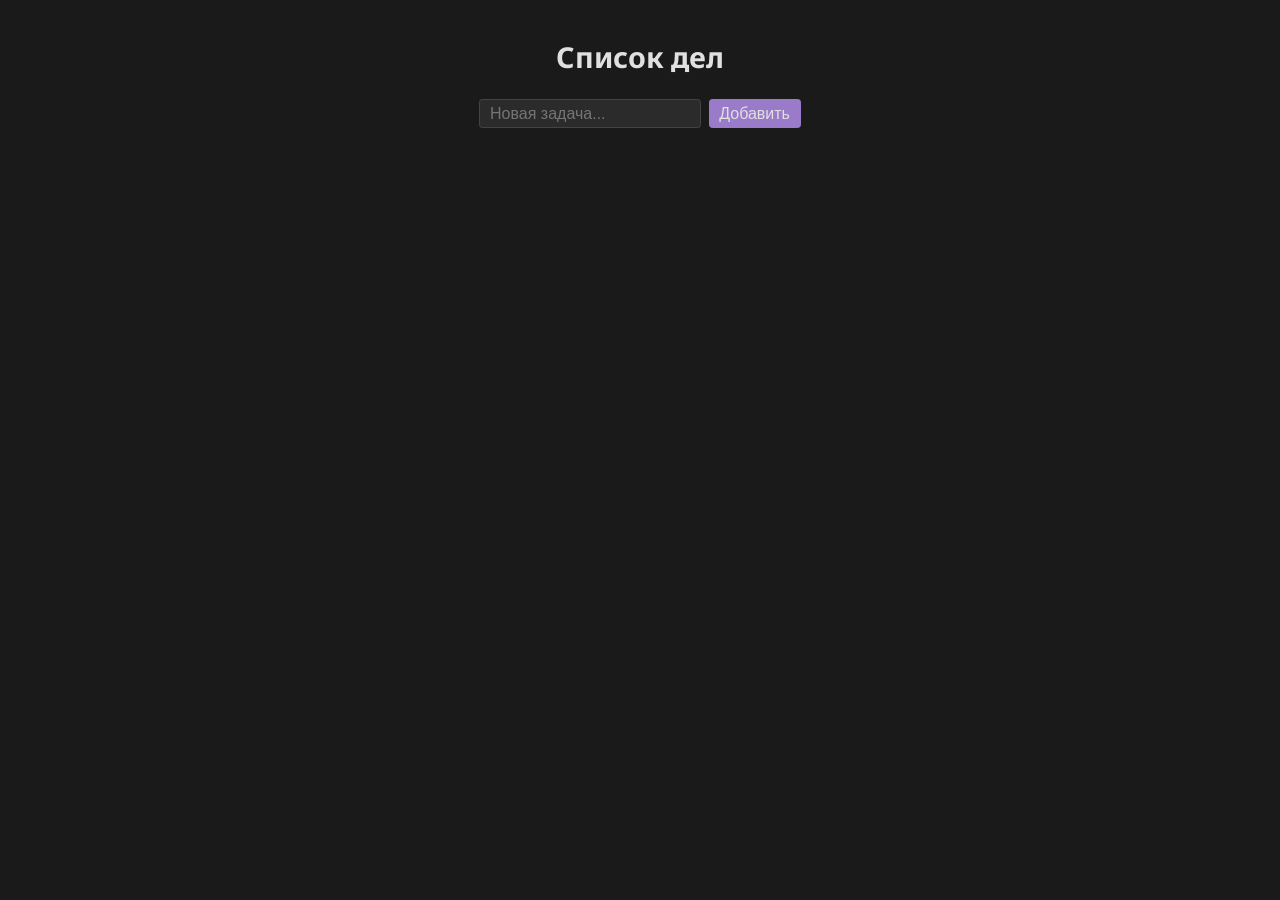
<file: todo/index.html>
<!doctype html>
<html lang="ru">
  <head>
    <meta charset="UTF-8" />
    <meta name="viewport" content="width=device-width, initial-scale=1.0" />
    <title>Todo</title>
    <link rel="stylesheet" href="./css/main.css" />
    <script type="module" defer src="./js/main.js"></script>
  </head>
  <body>
    <div class="app">
      <h1 class="title">Список дел</h1>
      <form class="form">
        <input
          class="input"
          type="text"
          name="new-todo"
          placeholder="Новая задача..."
          autocomplete="off"
          required
        />
        <button class="button-create button">Добавить</button>
      </form>
      <ul class="todos"></ul>
    </div>
  </body>
</html>
</file>
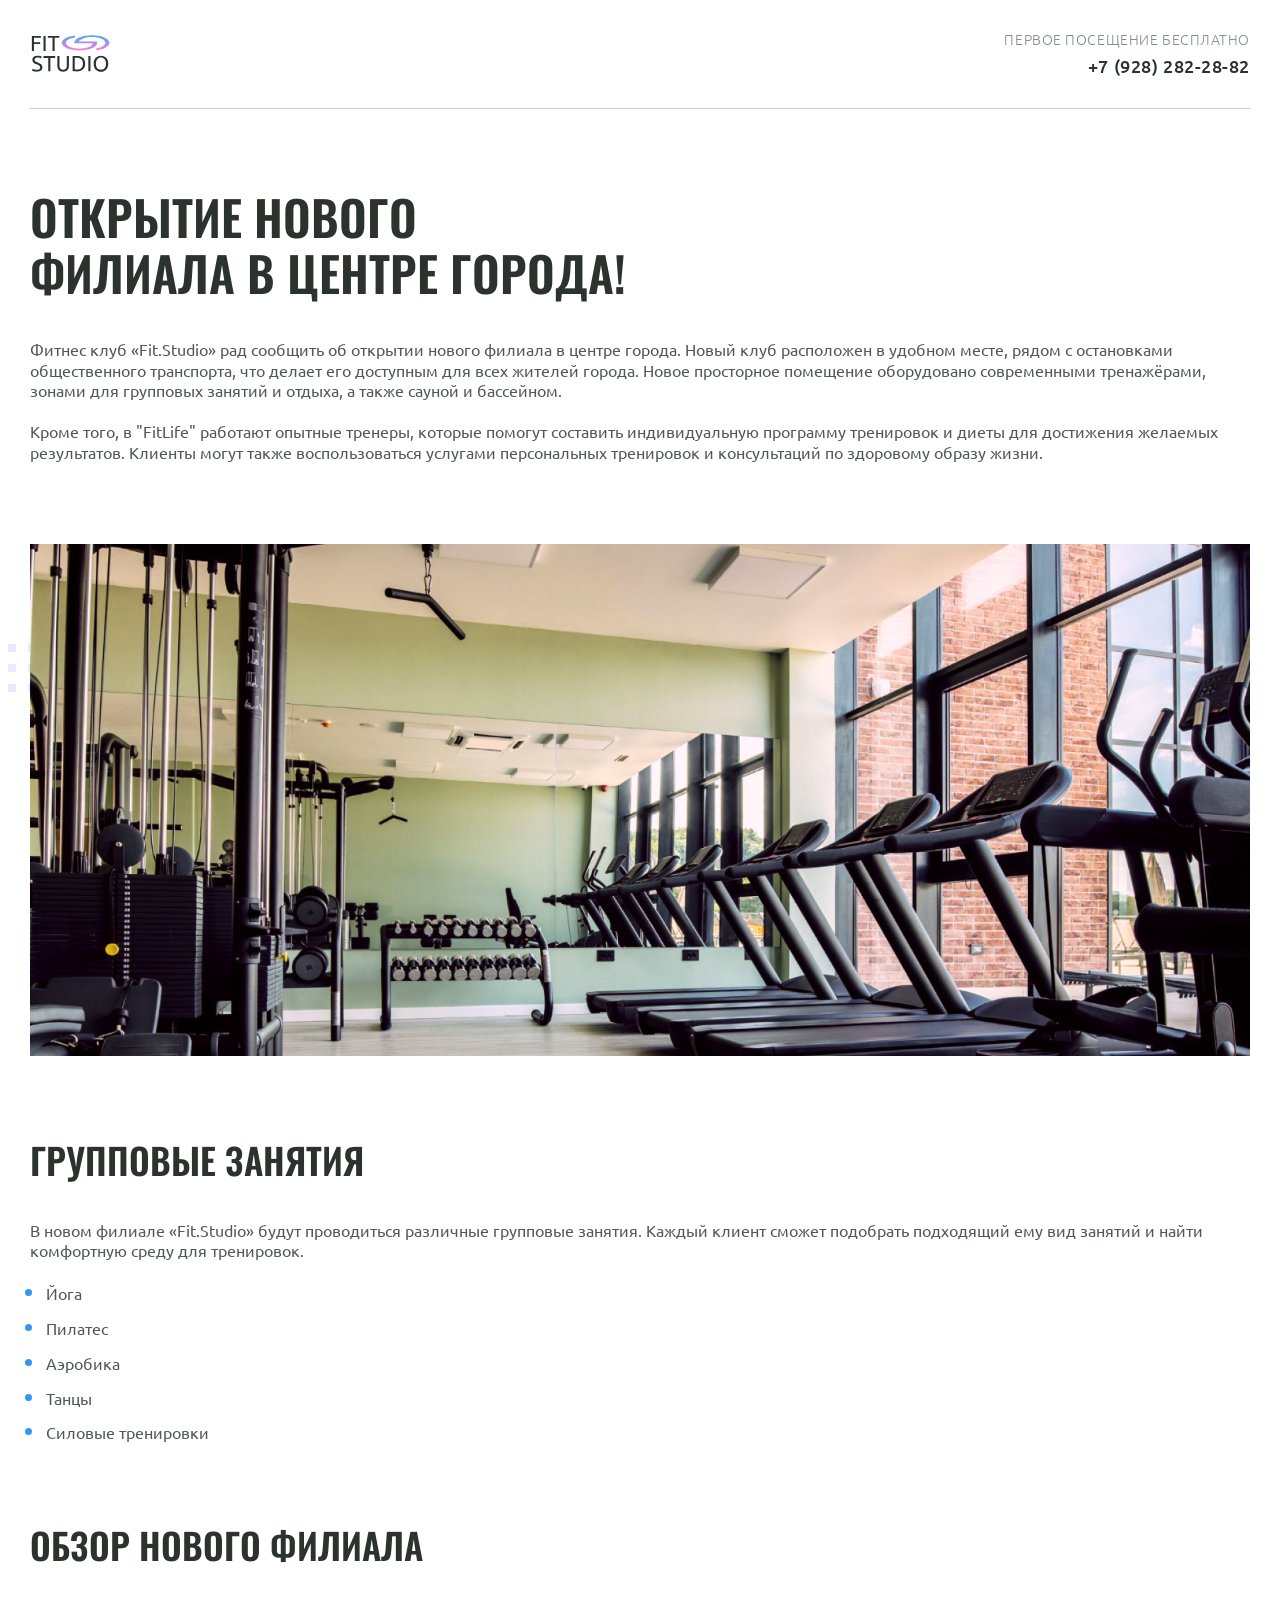
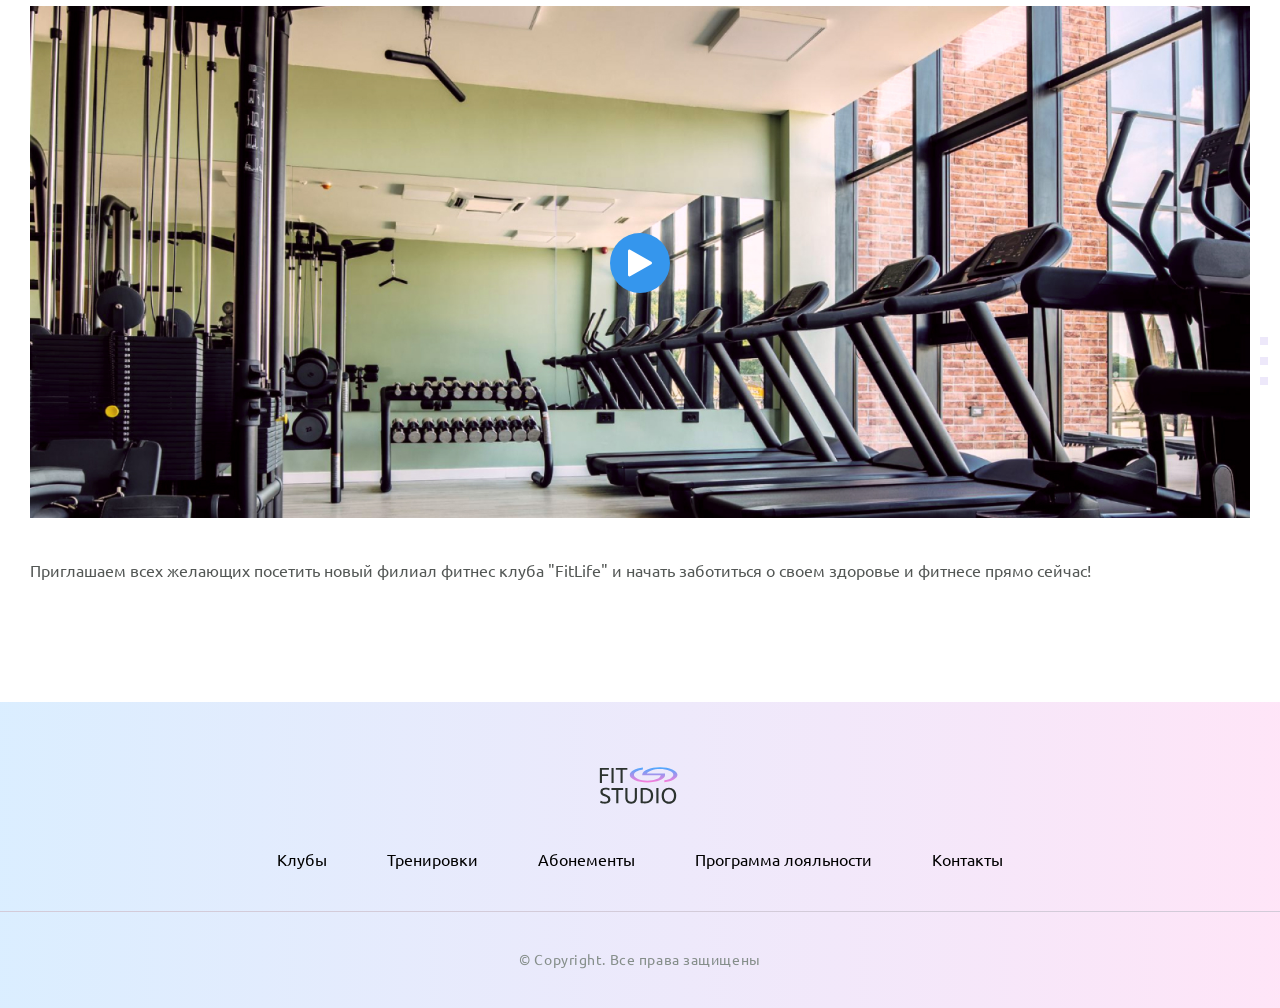
<file: fit-studio/article.html>
<!doctype html>
<html lang="ru">
  <head>
    <meta charset="UTF-8" />
    <meta name="viewport" content="width=device-width, initial-scale=1.0" />
    <title>Fit Studio - Открытие нового филиала!</title>
    <link rel="stylesheet" href="./css/normalize.css" />
    <link rel="stylesheet" href="./css/fonts.css" />
    <link rel="stylesheet" href="./css/globals.css" />
    <link rel="stylesheet" href="./css/header.css" />
    <link rel="stylesheet" href="./css/article.css" />
    <link rel="stylesheet" href="./css/footer.css" />
    <link
      rel="icon"
      type="image/svg+xml"
      sizes="128x128"
      href="./images/favicon-icon.svg"
    />
  </head>
  <body>
    <header class="header">
      <div class="container">
        <div class="header-inner">
          <a href="/">
            <img
              src="./images/logo-icon.svg"
              width="84"
              height="45"
              alt="Логотип Fit Studio"
            />
          </a>
          <div class="phone text-sub">
            <p>Первое посещение бесплатно</p>
            <a href="tel:+79282822882">+7 (928) 282-28-82</a>
          </div>
        </div>
      </div>
    </header>
    <article class="article">
      <div class="container">
        <h1 class="title-large">Открытие нового филиала в центре города!</h1>
        <p class="article-text">
          Фитнес клуб «Fit.Studio» рад сообщить об открытии нового филиала
          в центре города. Новый клуб расположен в удобном месте, рядом
          с остановками общественного транспорта, что делает его доступным
          для всех жителей города. Новое просторное помещение оборудовано
          современными тренажёрами, зонами для групповых занятий и отдыха,
          а также сауной и бассейном.
        </p>
        <p class="article-text article-mb-1">
          Кроме того, в "FitLife" работают опытные тренеры, которые помогут
          составить индивидуальную программу тренировок и диеты для достижения
          желаемых результатов. Клиенты могут также воспользоваться услугами
          персональных тренировок и консультаций по здоровому образу жизни.
        </p>
        <div class="article-decor-wrapper article-decor-wrapper-1 article-mb-1">
          <img
            class="article-img"
            src="./images/gym-img.jpg"
            width="1220"
            height="512"
            alt="Тренажерный зал"
          />
        </div>
        <h2 class="title-large article-title-medium">Групповые занятия</h2>
        <p class="article-text">
          В новом филиале «Fit.Studio» будут проводиться различные групповые
          занятия. Каждый клиент сможет подобрать подходящий ему вид занятий
          и найти комфортную среду для тренировок.
        </p>
        <ul class="article-list article-text article-mb-1">
          <li class="article-item">Йога</li>
          <li class="article-item">Пилатес</li>
          <li class="article-item">Аэробика</li>
          <li class="article-item">Танцы</li>
          <li class="article-item">Силовые тренировки</li>
        </ul>
        <h2 class="title-large article-title-medium">Обзор нового филиала</h2>
        <div class="article-decor-wrapper article-decor-wrapper-2 article-mb-2">
          <button class="article-play-button">
            <img
              src="./images/play-icon.svg"
              width="24"
              height="24"
              alt="Запустить"
            />
          </button>
          <img
            class="article-img"
            src="./images/gym-img.jpg"
            width="1220"
            height="512"
            alt="Тренажерный зал"
          />
        </div>
        <p class="article-text">
          Приглашаем всех желающих посетить новый филиал фитнес клуба "FitLife"
          и начать заботиться о своем здоровье и фитнесе прямо сейчас!
        </p>
      </div>
    </article>
    <footer class="footer">
      <div class="footer-top">
        <div class="container">
          <a class="footer-logo" href="/">
            <img
              src="./images/logo-icon.svg"
              width="84"
              height="45"
              alt="Логотип Fit Studio"
            />
          </a>
          <nav class="menu">
            <ul>
              <li><a href="#">Клубы</a></li>
              <li><a href="#">Тренировки</a></li>
              <li><a href="#">Абонементы</a></li>
              <li><a href="#">Программа лояльности</a></li>
              <li><a href="#">Контакты</a></li>
            </ul>
          </nav>
        </div>
      </div>
      <div class="container">
        <p class="Copyright">&copy; Copyright. Все права защищены</p>
      </div>
    </footer>
  </body>
</html>
</file>
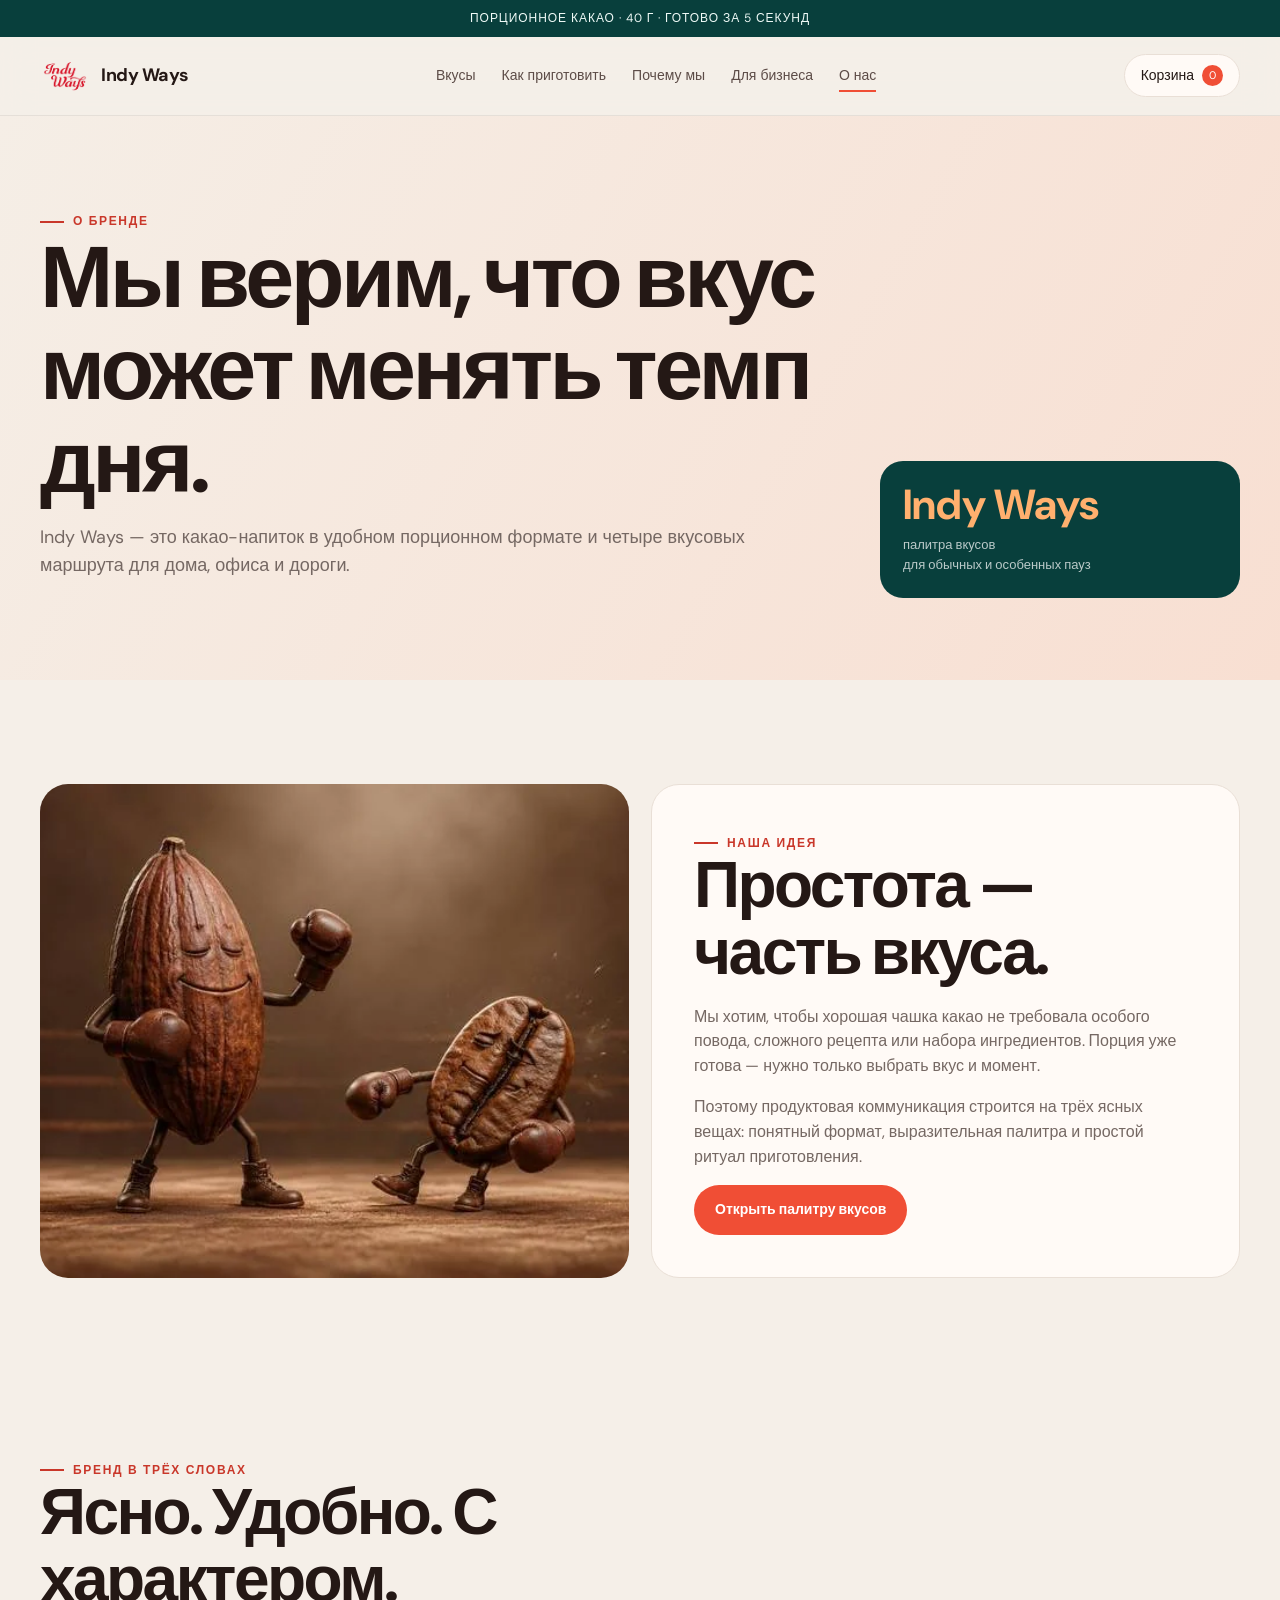
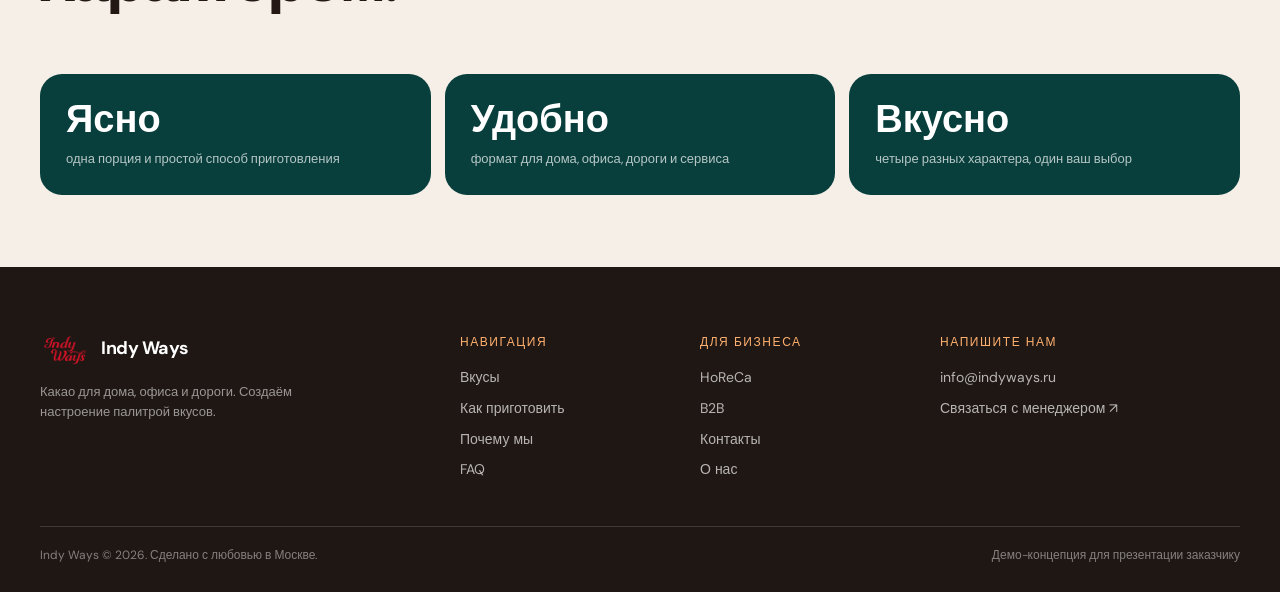
<file: Kofe/about.html>
<!doctype html>
<html lang="ru">
<head><meta charset="utf-8"><meta name="viewport" content="width=device-width, initial-scale=1"><meta name="description" content="О бренде Indy Ways."><title>О нас — Indy Ways</title><link rel="stylesheet" href="styles.css"></head>
<body>
  <div class="announcement">Порционное какао · 40 г · готово за 5 секунд</div><header class="site-header"><div class="container nav"><a class="brand" href="index.html"><img src="assets/logo.webp" alt="Indy Ways"><span>Indy Ways</span></a><nav class="nav-links" data-nav-links><a href="catalog.html">Вкусы</a><a href="prepare.html">Как приготовить</a><a href="why.html">Почему мы</a><a href="b2b.html">Для бизнеса</a><a href="about.html" aria-current="page">О нас</a></nav><div class="nav-actions"><button class="cart-button" data-cart-open><span>Корзина</span><span class="cart-count" data-cart-count>0</span></button><button class="menu-button" data-menu-toggle aria-label="Открыть меню">☰</button></div></div></header>
  <main>
    <section class="page-hero"><div class="container page-hero-grid"><div><span class="section-label">О бренде</span><h1>Мы верим, что вкус может менять темп дня.</h1><p class="lead">Indy Ways — это какао-напиток в удобном порционном формате и четыре вкусовых маршрута для дома, офиса и дороги.</p></div><div class="page-hero-card"><strong>Indy Ways</strong><span>палитра вкусов<br>для обычных и особенных пауз</span></div></div></section>
    <section class="section"><div class="container split-block"><div class="split-media"><img src="assets/about.webp" alt="Indy Ways — продукт и команда"></div><div class="split-copy"><span class="section-label">Наша идея</span><h2>Простота — часть вкуса.</h2><p>Мы хотим, чтобы хорошая чашка какао не требовала особого повода, сложного рецепта или набора ингредиентов. Порция уже готова — нужно только выбрать вкус и момент.</p><p>Поэтому продуктовая коммуникация строится на трёх ясных вещах: понятный формат, выразительная палитра и простой ритуал приготовления.</p><a class="btn btn-primary" href="catalog.html">Открыть палитру вкусов</a></div></div></section>
    <section class="section-sm"><div class="container"><div class="section-head"><div><span class="section-label">Бренд в трёх словах</span><h2>Ясно. Удобно. С характером.</h2></div></div><div class="metric-grid"><div class="metric"><strong>Ясно</strong><span>одна порция и простой способ приготовления</span></div><div class="metric"><strong>Удобно</strong><span>формат для дома, офиса, дороги и сервиса</span></div><div class="metric"><strong>Вкусно</strong><span>четыре разных характера, один ваш выбор</span></div></div></div></section>
  </main><footer class="site-footer"><div class="container"><div class="footer-grid"><div class="footer-brand"><a class="brand" href="index.html"><img src="assets/logo.webp" alt="Indy Ways"><span>Indy Ways</span></a><p>Какао для дома, офиса и дороги. Создаём настроение палитрой вкусов.</p></div><div><div class="footer-title">Навигация</div><div class="footer-links"><a href="catalog.html">Вкусы</a><a href="prepare.html">Как приготовить</a><a href="why.html">Почему мы</a><a href="faq.html">FAQ</a></div></div><div><div class="footer-title">Для бизнеса</div><div class="footer-links"><a href="horeca.html">HoReCa</a><a href="b2b.html">B2B</a><a href="contacts.html">Контакты</a><a href="about.html">О нас</a></div></div><div><div class="footer-title">Напишите нам</div><div class="footer-links"><a href="mailto:info@indyways.ru">info@indyways.ru</a><a href="contacts.html">Связаться с менеджером ↗</a></div></div></div><div class="footer-bottom"><span>Indy Ways © <span data-year>2026</span>. Сделано с любовью в Москве.</span><span>Демо-концепция для презентации заказчику</span></div></div></footer><div class="toast" role="status" aria-live="polite"></div><div class="cart-drawer" data-cart-drawer><aside class="cart-panel"><div class="cart-head"><h3>Ваша корзина</h3><button class="cart-close" data-cart-close>×</button></div><div class="cart-items" data-cart-items></div><div class="cart-total"><span>Итого</span><span data-cart-total>0 ₽</span></div><a class="btn btn-primary" style="margin-top:16px" href="contacts.html">Оформить заявку</a></aside></div><script src="script.js"></script>
</body></html>
</file>
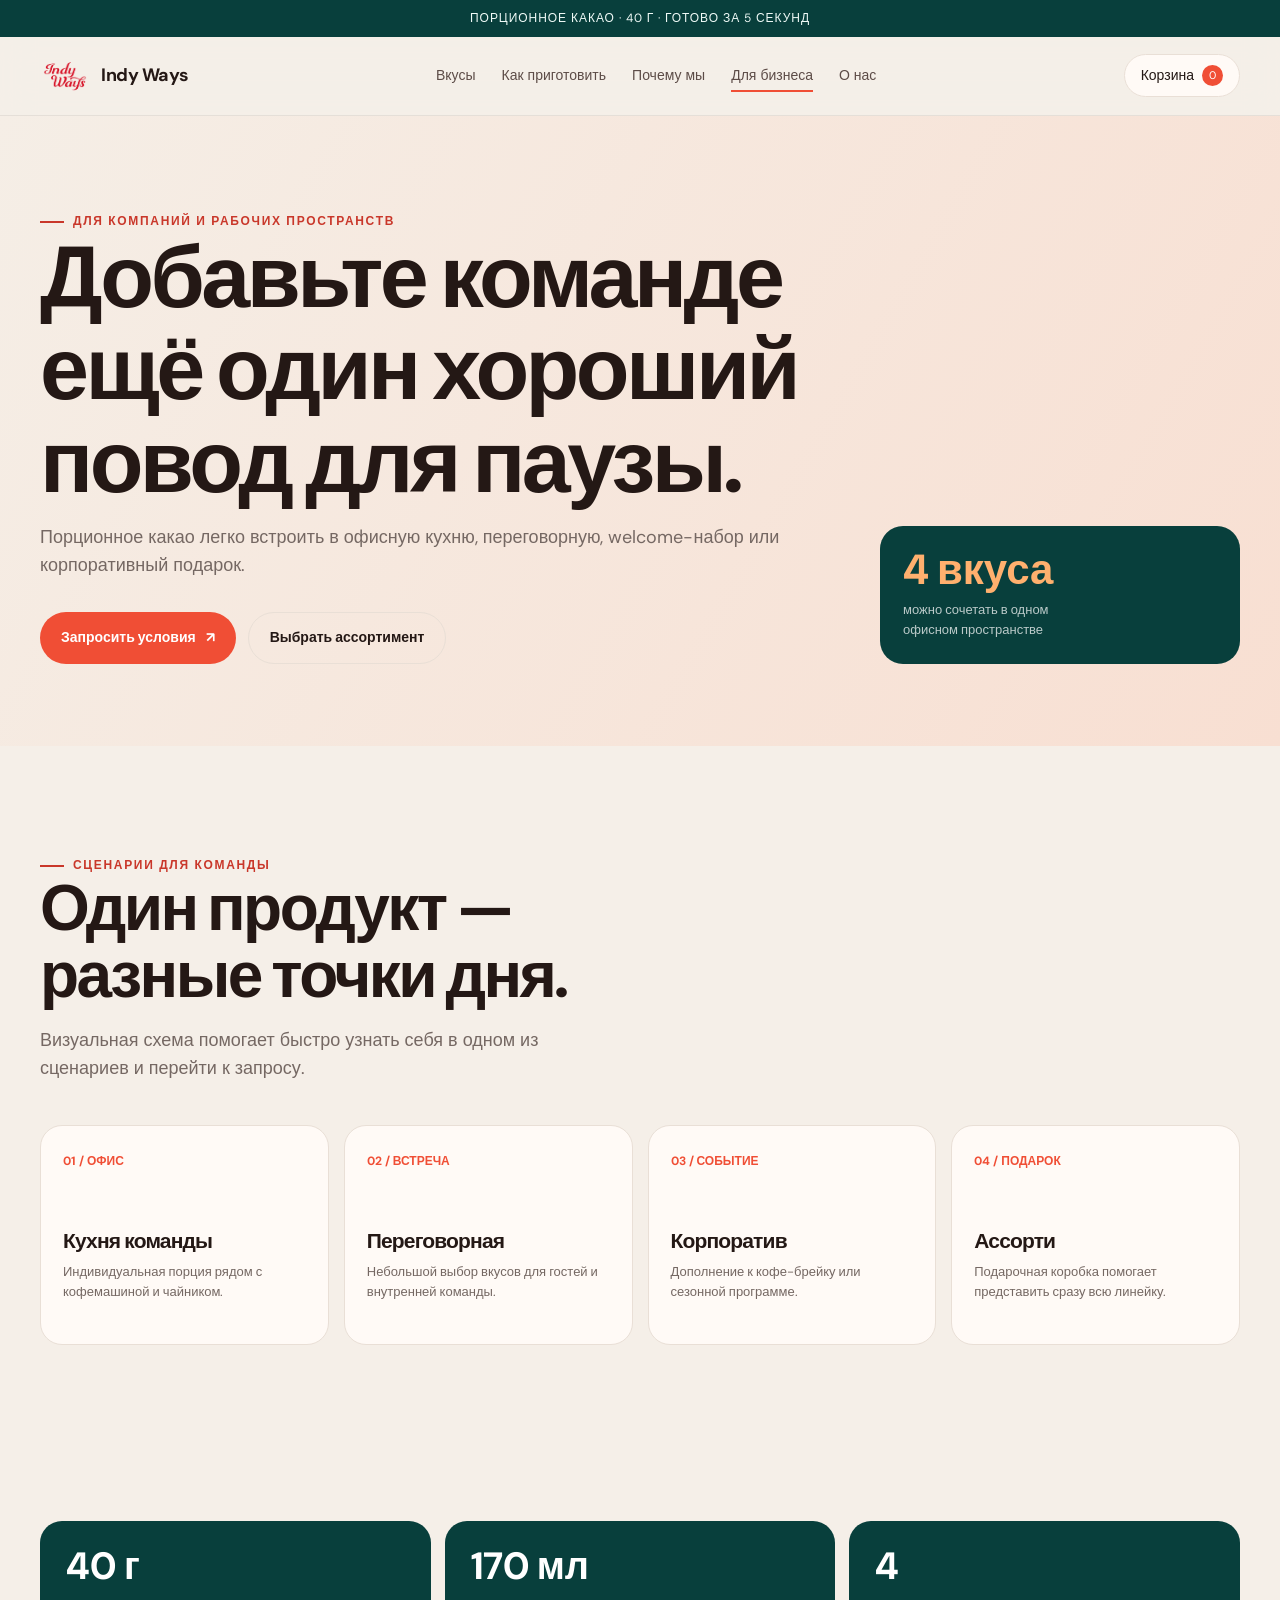
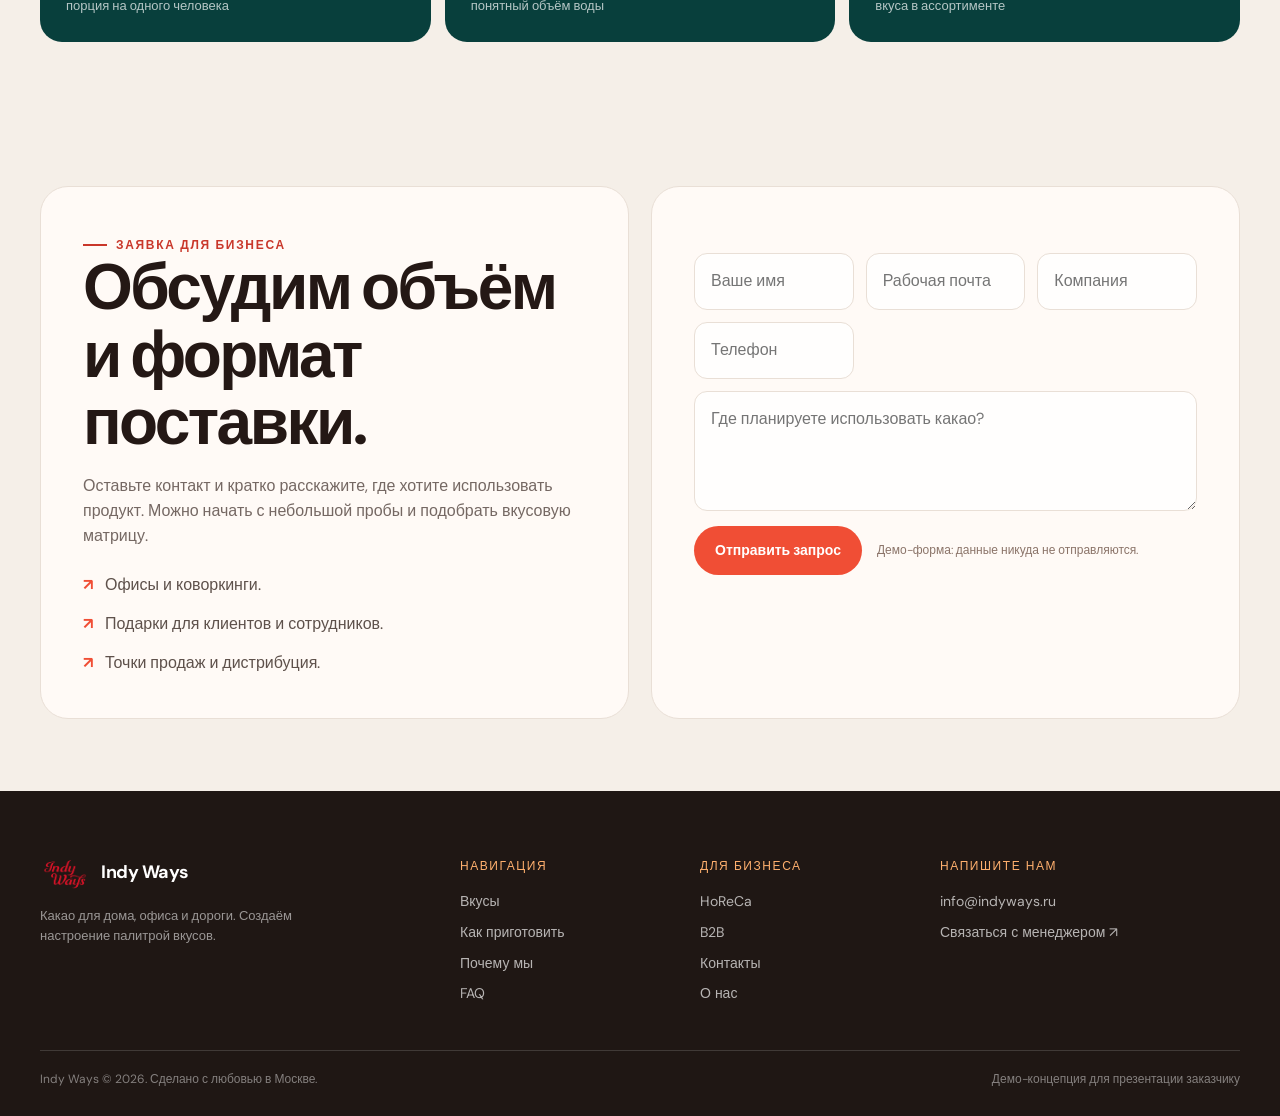
<file: Kofe/b2b.html>
<!doctype html>
<html lang="ru">
<head><meta charset="utf-8"><meta name="viewport" content="width=device-width, initial-scale=1"><meta name="description" content="Порционное какао Indy Ways для бизнеса и офисов."><title>Какао для бизнеса — Indy Ways</title><link rel="stylesheet" href="styles.css"></head>
<body>
  <div class="announcement">Порционное какао · 40 г · готово за 5 секунд</div><header class="site-header"><div class="container nav"><a class="brand" href="index.html"><img src="assets/logo.webp" alt="Indy Ways"><span>Indy Ways</span></a><nav class="nav-links" data-nav-links><a href="catalog.html">Вкусы</a><a href="prepare.html">Как приготовить</a><a href="why.html">Почему мы</a><a href="b2b.html" aria-current="page">Для бизнеса</a><a href="about.html">О нас</a></nav><div class="nav-actions"><button class="cart-button" data-cart-open><span>Корзина</span><span class="cart-count" data-cart-count>0</span></button><button class="menu-button" data-menu-toggle aria-label="Открыть меню">☰</button></div></div></header>
  <main>
    <section class="page-hero"><div class="container page-hero-grid"><div><span class="section-label">Для компаний и рабочих пространств</span><h1>Добавьте команде ещё один хороший повод для паузы.</h1><p class="lead">Порционное какао легко встроить в офисную кухню, переговорную, welcome-набор или корпоративный подарок.</p><div class="hero-actions"><a class="btn btn-primary" href="#request">Запросить условия <span>↗</span></a><a class="btn btn-ghost" href="catalog.html">Выбрать ассортимент</a></div></div><div class="page-hero-card"><strong>4 вкуса</strong><span>можно сочетать в одном<br>офисном пространстве</span></div></div></section>
    <section class="section"><div class="container"><div class="section-head"><div><span class="section-label">Сценарии для команды</span><h2>Один продукт — разные точки дня.</h2><p class="lead">Визуальная схема помогает быстро узнать себя в одном из сценариев и перейти к запросу.</p></div></div><div class="benefit-grid"><article class="benefit-card"><span class="benefit-no">01 / ОФИС</span><h3>Кухня команды</h3><p>Индивидуальная порция рядом с кофемашиной и чайником.</p></article><article class="benefit-card"><span class="benefit-no">02 / ВСТРЕЧА</span><h3>Переговорная</h3><p>Небольшой выбор вкусов для гостей и внутренней команды.</p></article><article class="benefit-card"><span class="benefit-no">03 / СОБЫТИЕ</span><h3>Корпоратив</h3><p>Дополнение к кофе-брейку или сезонной программе.</p></article><article class="benefit-card"><span class="benefit-no">04 / ПОДАРОК</span><h3>Ассорти</h3><p>Подарочная коробка помогает представить сразу всю линейку.</p></article></div></div></section>
    <section class="section-sm"><div class="container"><div class="metric-grid"><div class="metric"><strong>40 г</strong><span>порция на одного человека</span></div><div class="metric"><strong>170 мл</strong><span>понятный объём воды</span></div><div class="metric"><strong>4</strong><span>вкуса в ассортименте</span></div></div></div></section>
    <section class="section-sm" id="request"><div class="container split-block"><div class="split-copy"><span class="section-label">Заявка для бизнеса</span><h2>Обсудим объём и формат поставки.</h2><p>Оставьте контакт и кратко расскажите, где хотите использовать продукт. Можно начать с небольшой пробы и подобрать вкусовую матрицу.</p><ul class="info-list"><li>Офисы и коворкинги.</li><li>Подарки для клиентов и сотрудников.</li><li>Точки продаж и дистрибуция.</li></ul></div><div class="split-copy"><form data-demo-form><div class="form-grid"><input class="field" required placeholder="Ваше имя"><input class="field" required type="email" placeholder="Рабочая почта"><input class="field" placeholder="Компания"><input class="field" placeholder="Телефон"><textarea class="field form-wide" placeholder="Где планируете использовать какао?"></textarea></div><div class="form-actions"><button class="btn btn-primary" type="submit">Отправить запрос</button><span class="form-note">Демо-форма: данные никуда не отправляются.</span></div></form></div></div></section>
  </main><footer class="site-footer"><div class="container"><div class="footer-grid"><div class="footer-brand"><a class="brand" href="index.html"><img src="assets/logo.webp" alt="Indy Ways"><span>Indy Ways</span></a><p>Какао для дома, офиса и дороги. Создаём настроение палитрой вкусов.</p></div><div><div class="footer-title">Навигация</div><div class="footer-links"><a href="catalog.html">Вкусы</a><a href="prepare.html">Как приготовить</a><a href="why.html">Почему мы</a><a href="faq.html">FAQ</a></div></div><div><div class="footer-title">Для бизнеса</div><div class="footer-links"><a href="horeca.html">HoReCa</a><a href="b2b.html">B2B</a><a href="contacts.html">Контакты</a><a href="about.html">О нас</a></div></div><div><div class="footer-title">Напишите нам</div><div class="footer-links"><a href="mailto:info@indyways.ru">info@indyways.ru</a><a href="contacts.html">Связаться с менеджером ↗</a></div></div></div><div class="footer-bottom"><span>Indy Ways © <span data-year>2026</span>. Сделано с любовью в Москве.</span><span>Демо-концепция для презентации заказчику</span></div></div></footer><div class="toast" role="status" aria-live="polite"></div><div class="cart-drawer" data-cart-drawer><aside class="cart-panel"><div class="cart-head"><h3>Ваша корзина</h3><button class="cart-close" data-cart-close>×</button></div><div class="cart-items" data-cart-items></div><div class="cart-total"><span>Итого</span><span data-cart-total>0 ₽</span></div><a class="btn btn-primary" style="margin-top:16px" href="contacts.html">Оформить заявку</a></aside></div><script src="script.js"></script>
</body></html>
</file>
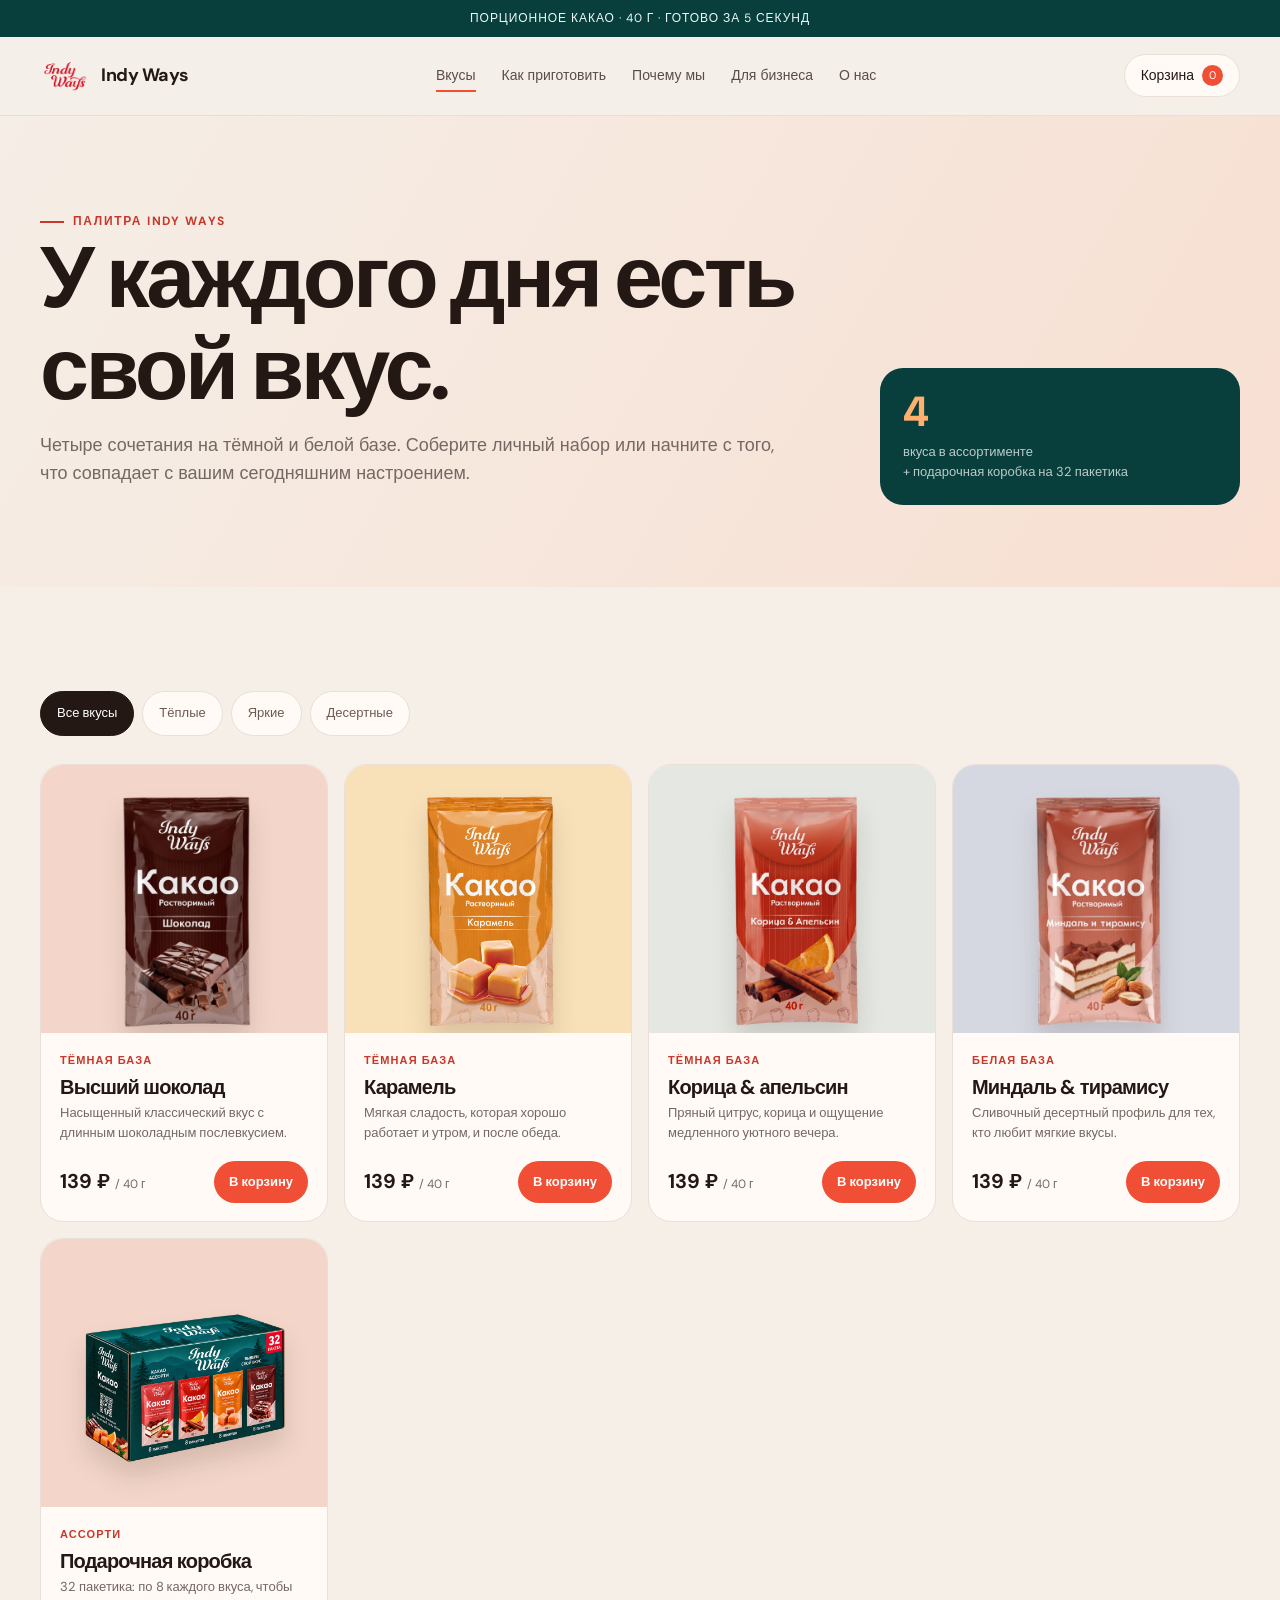
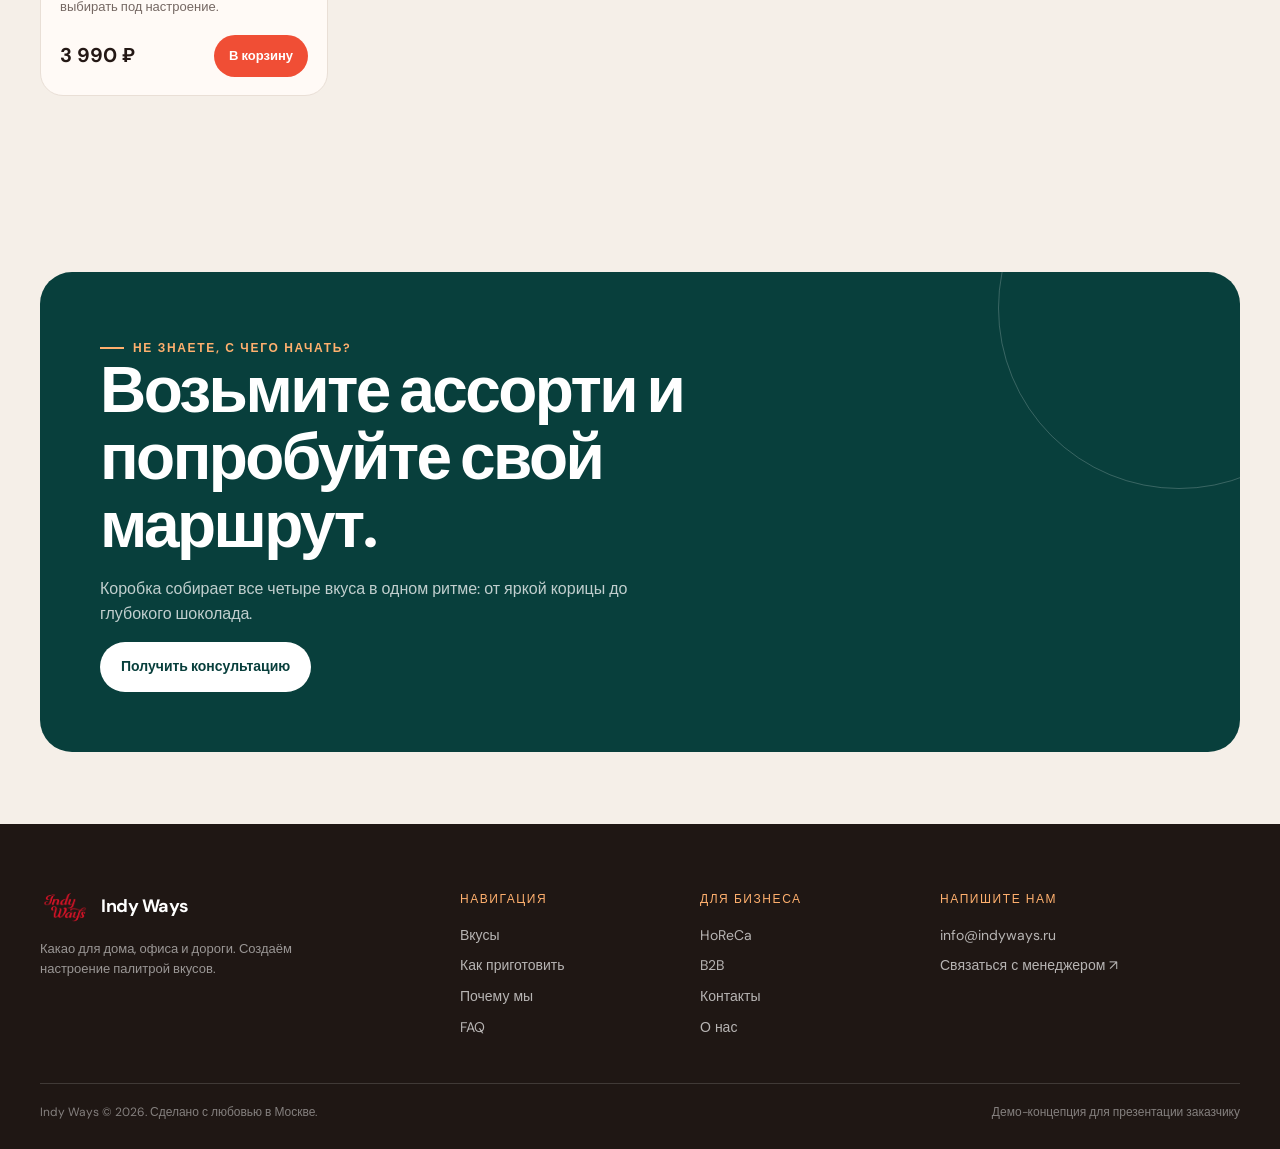
<file: Kofe/catalog.html>
<!doctype html>
<html lang="ru">
<head><meta charset="utf-8"><meta name="viewport" content="width=device-width, initial-scale=1"><meta name="description" content="Каталог вкусов Indy Ways."><title>Вкусы — Indy Ways</title><link rel="stylesheet" href="styles.css"></head>
<body>
  <div class="announcement">Порционное какао · 40 г · готово за 5 секунд</div>
  <header class="site-header"><div class="container nav"><a class="brand" href="index.html"><img src="assets/logo.webp" alt="Indy Ways"><span>Indy Ways</span></a><nav class="nav-links" data-nav-links><a href="catalog.html" aria-current="page">Вкусы</a><a href="prepare.html">Как приготовить</a><a href="why.html">Почему мы</a><a href="b2b.html">Для бизнеса</a><a href="about.html">О нас</a></nav><div class="nav-actions"><button class="cart-button" data-cart-open><span>Корзина</span><span class="cart-count" data-cart-count>0</span></button><button class="menu-button" data-menu-toggle aria-label="Открыть меню">☰</button></div></div></header>
  <main>
    <section class="page-hero"><div class="container page-hero-grid"><div><span class="section-label">Палитра Indy Ways</span><h1>У каждого дня есть свой вкус.</h1><p class="lead">Четыре сочетания на тёмной и белой базе. Соберите личный набор или начните с того, что совпадает с вашим сегодняшним настроением.</p></div><div class="page-hero-card"><strong>4</strong><span>вкуса в ассортименте<br>+ подарочная коробка на 32 пакетика</span></div></div></section>
    <section class="section"><div class="container"><div class="catalog-controls" role="group" aria-label="Фильтр по характеру вкуса"><button class="filter is-active" data-filter="all">Все вкусы</button><button class="filter" data-filter="warm">Тёплые</button><button class="filter" data-filter="bright">Яркие</button><button class="filter" data-filter="dessert">Десертные</button></div><div class="catalog-grid">
      <article class="product-card" data-product-card data-category="warm classic"><div class="product-thumb"><img src="assets/chocolate.webp" alt="Какао Высший шоколад"></div><div class="product-body"><span class="product-tag">Тёмная база</span><h3>Высший шоколад</h3><p>Насыщенный классический вкус с длинным шоколадным послевкусием.</p><div class="product-footer"><span class="price">139 ₽ <small>/ 40 г</small></span><button class="btn btn-primary btn-small" data-add-to-cart data-name="Высший шоколад" data-price="139">В корзину</button></div></div></article>
      <article class="product-card" data-product-card data-category="warm sweet"><div class="product-thumb"><img src="assets/caramel.webp" alt="Какао Карамель"></div><div class="product-body"><span class="product-tag">Тёмная база</span><h3>Карамель</h3><p>Мягкая сладость, которая хорошо работает и утром, и после обеда.</p><div class="product-footer"><span class="price">139 ₽ <small>/ 40 г</small></span><button class="btn btn-primary btn-small" data-add-to-cart data-name="Карамель" data-price="139">В корзину</button></div></div></article>
      <article class="product-card" data-product-card data-category="warm bright"><div class="product-thumb"><img src="assets/cinnamon.webp" alt="Какао Корица и апельсин"></div><div class="product-body"><span class="product-tag">Тёмная база</span><h3>Корица &amp; апельсин</h3><p>Пряный цитрус, корица и ощущение медленного уютного вечера.</p><div class="product-footer"><span class="price">139 ₽ <small>/ 40 г</small></span><button class="btn btn-primary btn-small" data-add-to-cart data-name="Корица и апельсин" data-price="139">В корзину</button></div></div></article>
      <article class="product-card" data-product-card data-category="soft dessert"><div class="product-thumb"><img src="assets/mint.webp" alt="Какао Миндаль и тирамису"></div><div class="product-body"><span class="product-tag">Белая база</span><h3>Миндаль &amp; тирамису</h3><p>Сливочный десертный профиль для тех, кто любит мягкие вкусы.</p><div class="product-footer"><span class="price">139 ₽ <small>/ 40 г</small></span><button class="btn btn-primary btn-small" data-add-to-cart data-name="Миндаль и тирамису" data-price="139">В корзину</button></div></div></article>
      <article class="product-card" data-product-card data-category="warm bright"><div class="product-thumb"><img src="assets/box.webp" alt="Подарочная коробка Indy Ways"></div><div class="product-body"><span class="product-tag">Ассорти</span><h3>Подарочная коробка</h3><p>32 пакетика: по 8 каждого вкуса, чтобы выбирать под настроение.</p><div class="product-footer"><span class="price">3 990 ₽</span><button class="btn btn-primary btn-small" data-add-to-cart data-name="Подарочная коробка" data-price="3990">В корзину</button></div></div></article>
    </div></div></section>
    <section class="section-sm"><div class="container"><div class="business-callout"><span class="section-label" style="color:#ffb06e">Не знаете, с чего начать?</span><h2>Возьмите ассорти и попробуйте свой маршрут.</h2><p>Коробка собирает все четыре вкуса в одном ритме: от яркой корицы до глубокого шоколада.</p><a class="btn btn-light" href="contacts.html">Получить консультацию</a></div></div></section>
  </main>
  <footer class="site-footer"><div class="container"><div class="footer-grid"><div class="footer-brand"><a class="brand" href="index.html"><img src="assets/logo.webp" alt="Indy Ways"><span>Indy Ways</span></a><p>Какао для дома, офиса и дороги. Создаём настроение палитрой вкусов.</p></div><div><div class="footer-title">Навигация</div><div class="footer-links"><a href="catalog.html">Вкусы</a><a href="prepare.html">Как приготовить</a><a href="why.html">Почему мы</a><a href="faq.html">FAQ</a></div></div><div><div class="footer-title">Для бизнеса</div><div class="footer-links"><a href="horeca.html">HoReCa</a><a href="b2b.html">B2B</a><a href="contacts.html">Контакты</a><a href="about.html">О нас</a></div></div><div><div class="footer-title">Напишите нам</div><div class="footer-links"><a href="mailto:info@indyways.ru">info@indyways.ru</a><a href="contacts.html">Связаться с менеджером ↗</a></div></div></div><div class="footer-bottom"><span>Indy Ways © <span data-year>2026</span>. Сделано с любовью в Москве.</span><span>Демо-концепция для презентации заказчику</span></div></div></footer>
  <div class="toast" role="status" aria-live="polite"></div><div class="cart-drawer" data-cart-drawer><aside class="cart-panel"><div class="cart-head"><h3>Ваша корзина</h3><button class="cart-close" data-cart-close>×</button></div><div class="cart-items" data-cart-items></div><div class="cart-total"><span>Итого</span><span data-cart-total>0 ₽</span></div><a class="btn btn-primary" style="margin-top:16px" href="contacts.html">Оформить заявку</a></aside></div><script src="script.js"></script>
</body></html>
</file>
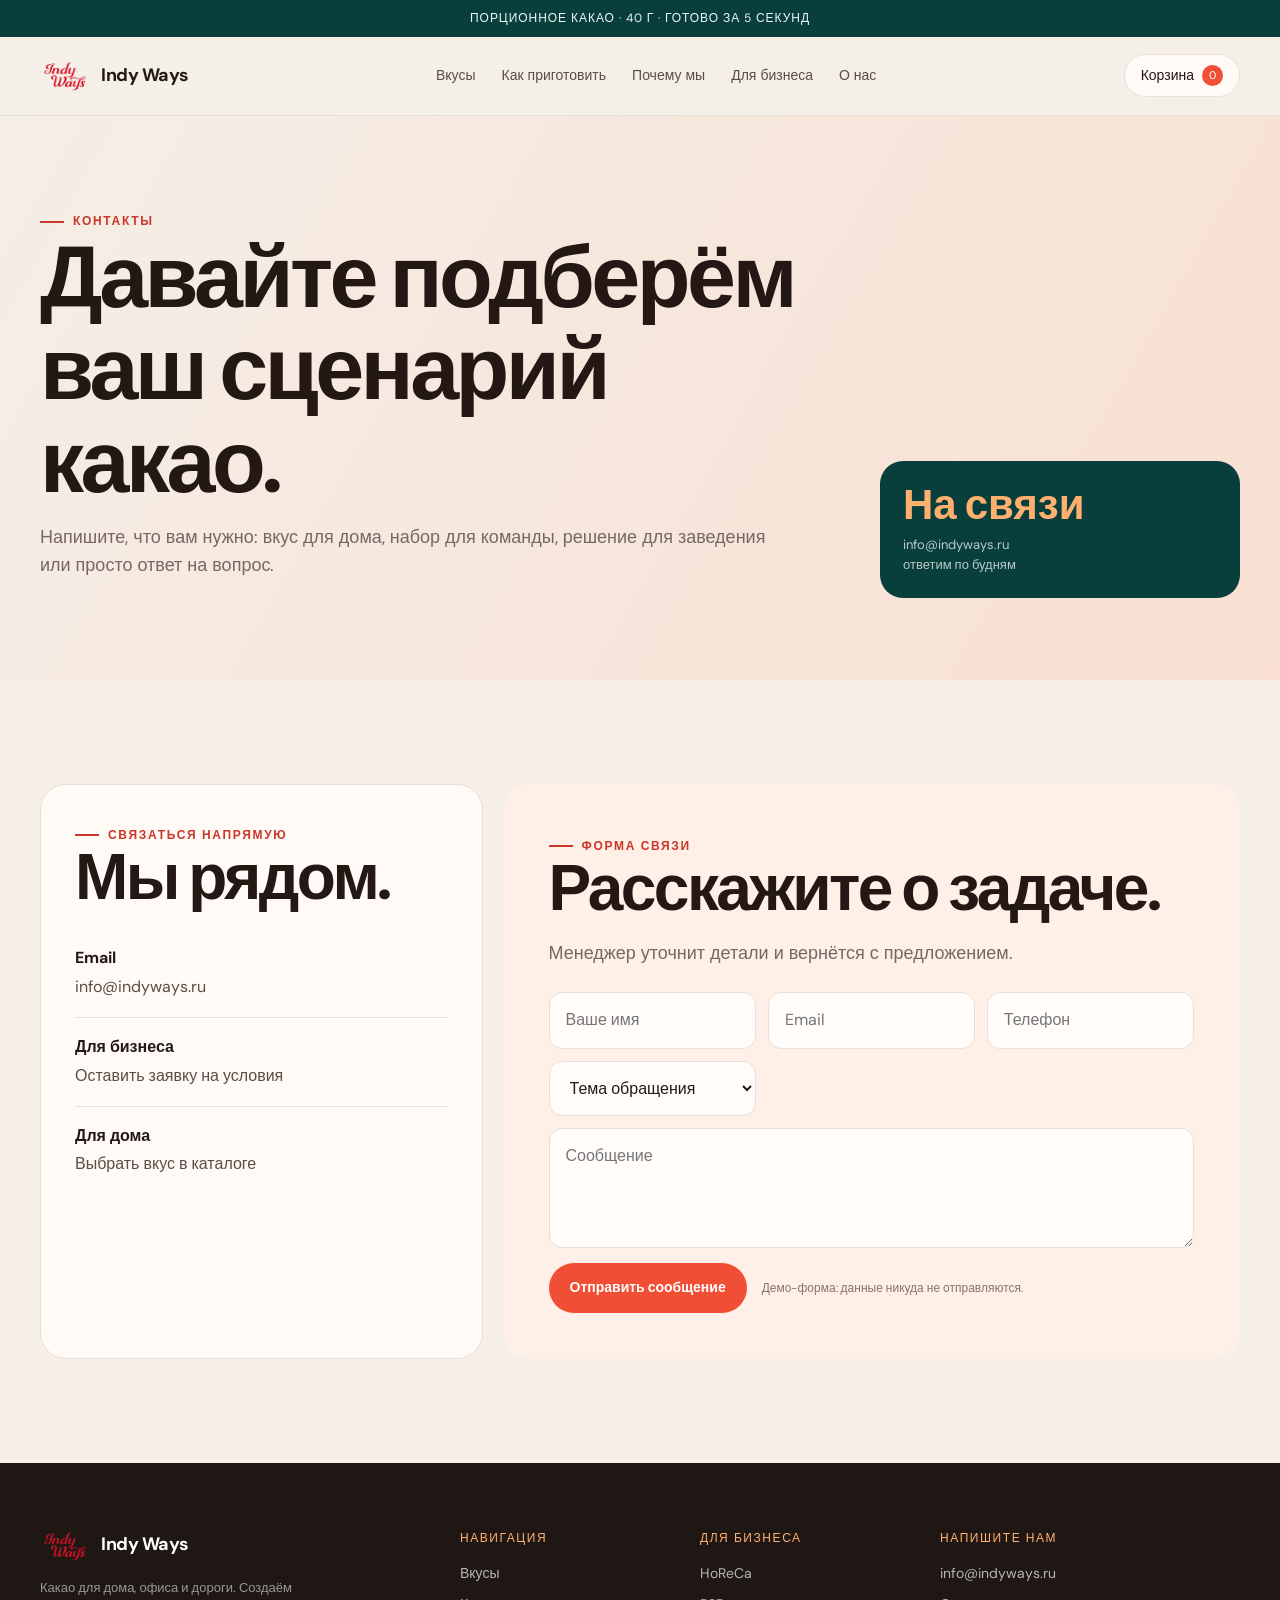
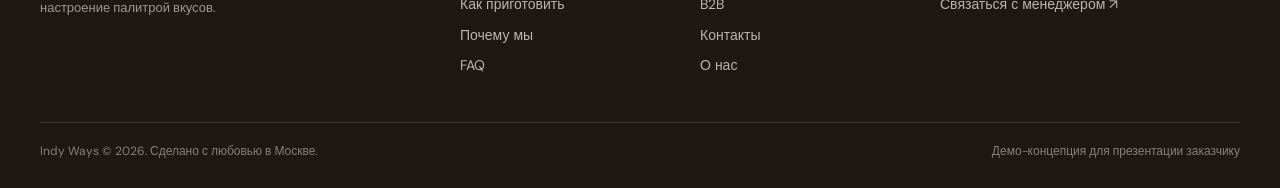
<file: Kofe/contacts.html>
<!doctype html>
<html lang="ru">
<head><meta charset="utf-8"><meta name="viewport" content="width=device-width, initial-scale=1"><meta name="description" content="Контакты Indy Ways."><title>Контакты — Indy Ways</title><link rel="stylesheet" href="styles.css"></head>
<body>
  <div class="announcement">Порционное какао · 40 г · готово за 5 секунд</div><header class="site-header"><div class="container nav"><a class="brand" href="index.html"><img src="assets/logo.webp" alt="Indy Ways"><span>Indy Ways</span></a><nav class="nav-links" data-nav-links><a href="catalog.html">Вкусы</a><a href="prepare.html">Как приготовить</a><a href="why.html">Почему мы</a><a href="b2b.html">Для бизнеса</a><a href="about.html">О нас</a></nav><div class="nav-actions"><button class="cart-button" data-cart-open><span>Корзина</span><span class="cart-count" data-cart-count>0</span></button><button class="menu-button" data-menu-toggle aria-label="Открыть меню">☰</button></div></div></header>
  <main>
    <section class="page-hero"><div class="container page-hero-grid"><div><span class="section-label">Контакты</span><h1>Давайте подберём ваш сценарий какао.</h1><p class="lead">Напишите, что вам нужно: вкус для дома, набор для команды, решение для заведения или просто ответ на вопрос.</p></div><div class="page-hero-card"><strong>На связи</strong><span>info@indyways.ru<br>ответим по будням</span></div></div></section>
    <section class="section"><div class="container contact-grid"><div class="contact-panel"><span class="section-label">Связаться напрямую</span><h2>Мы рядом.</h2><a class="contact-link" href="mailto:info@indyways.ru"><strong>Email</strong>info@indyways.ru</a><a class="contact-link" href="#request"><strong>Для бизнеса</strong>Оставить заявку на условия</a><a class="contact-link" href="catalog.html"><strong>Для дома</strong>Выбрать вкус в каталоге</a></div><div class="quote-card" id="request"><span class="section-label">Форма связи</span><h2>Расскажите о задаче.</h2><p class="lead">Менеджер уточнит детали и вернётся с предложением.</p><form data-demo-form><div class="form-grid"><input class="field" required placeholder="Ваше имя"><input class="field" required type="email" placeholder="Email"><input class="field" placeholder="Телефон"><select class="field"><option>Тема обращения</option><option>Заказ для дома</option><option>HoReCa</option><option>B2B</option><option>Другой вопрос</option></select><textarea class="field form-wide" placeholder="Сообщение"></textarea></div><div class="form-actions"><button class="btn btn-primary" type="submit">Отправить сообщение</button><span class="form-note">Демо-форма: данные никуда не отправляются.</span></div></form></div></div></section>
  </main><footer class="site-footer"><div class="container"><div class="footer-grid"><div class="footer-brand"><a class="brand" href="index.html"><img src="assets/logo.webp" alt="Indy Ways"><span>Indy Ways</span></a><p>Какао для дома, офиса и дороги. Создаём настроение палитрой вкусов.</p></div><div><div class="footer-title">Навигация</div><div class="footer-links"><a href="catalog.html">Вкусы</a><a href="prepare.html">Как приготовить</a><a href="why.html">Почему мы</a><a href="faq.html">FAQ</a></div></div><div><div class="footer-title">Для бизнеса</div><div class="footer-links"><a href="horeca.html">HoReCa</a><a href="b2b.html">B2B</a><a href="contacts.html">Контакты</a><a href="about.html">О нас</a></div></div><div><div class="footer-title">Напишите нам</div><div class="footer-links"><a href="mailto:info@indyways.ru">info@indyways.ru</a><a href="contacts.html">Связаться с менеджером ↗</a></div></div></div><div class="footer-bottom"><span>Indy Ways © <span data-year>2026</span>. Сделано с любовью в Москве.</span><span>Демо-концепция для презентации заказчику</span></div></div></footer><div class="toast" role="status" aria-live="polite"></div><div class="cart-drawer" data-cart-drawer><aside class="cart-panel"><div class="cart-head"><h3>Ваша корзина</h3><button class="cart-close" data-cart-close>×</button></div><div class="cart-items" data-cart-items></div><div class="cart-total"><span>Итого</span><span data-cart-total>0 ₽</span></div><a class="btn btn-primary" style="margin-top:16px" href="contacts.html">Оформить заявку</a></aside></div><script src="script.js"></script>
</body></html>
</file>
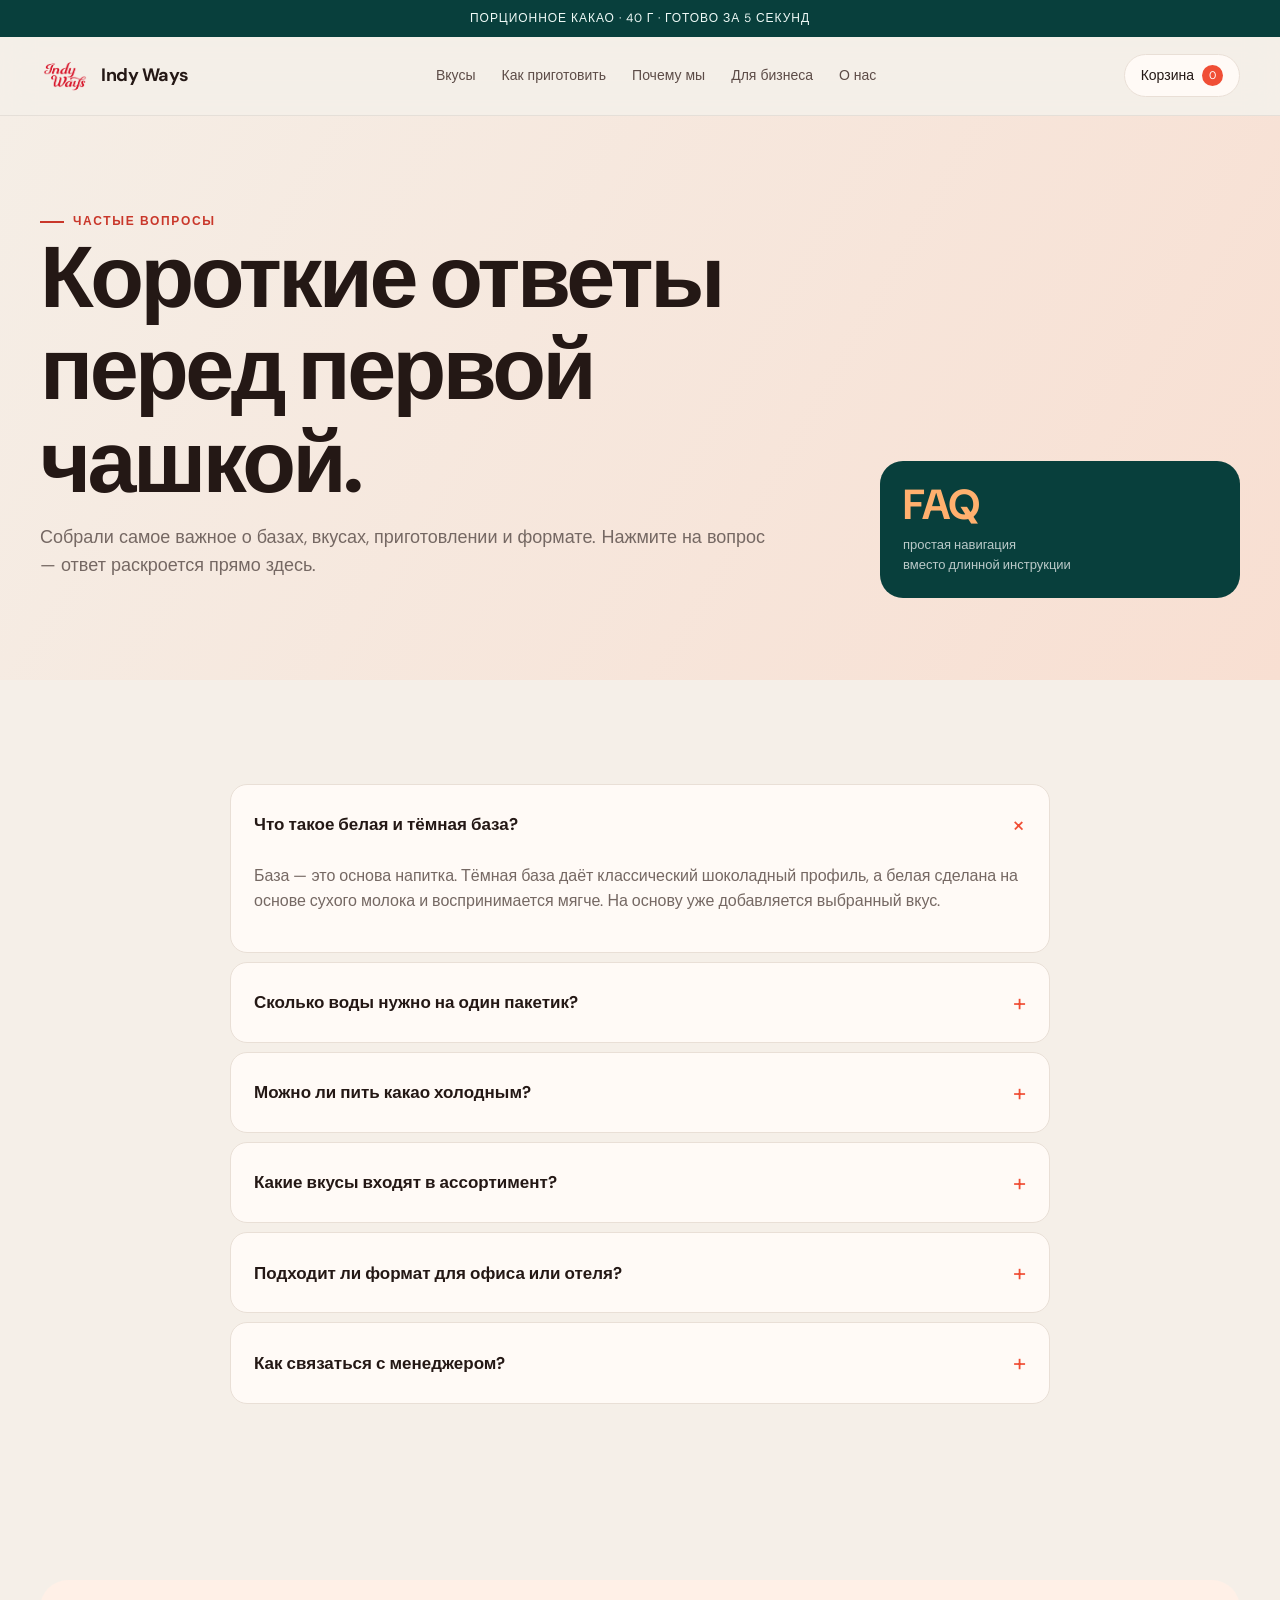
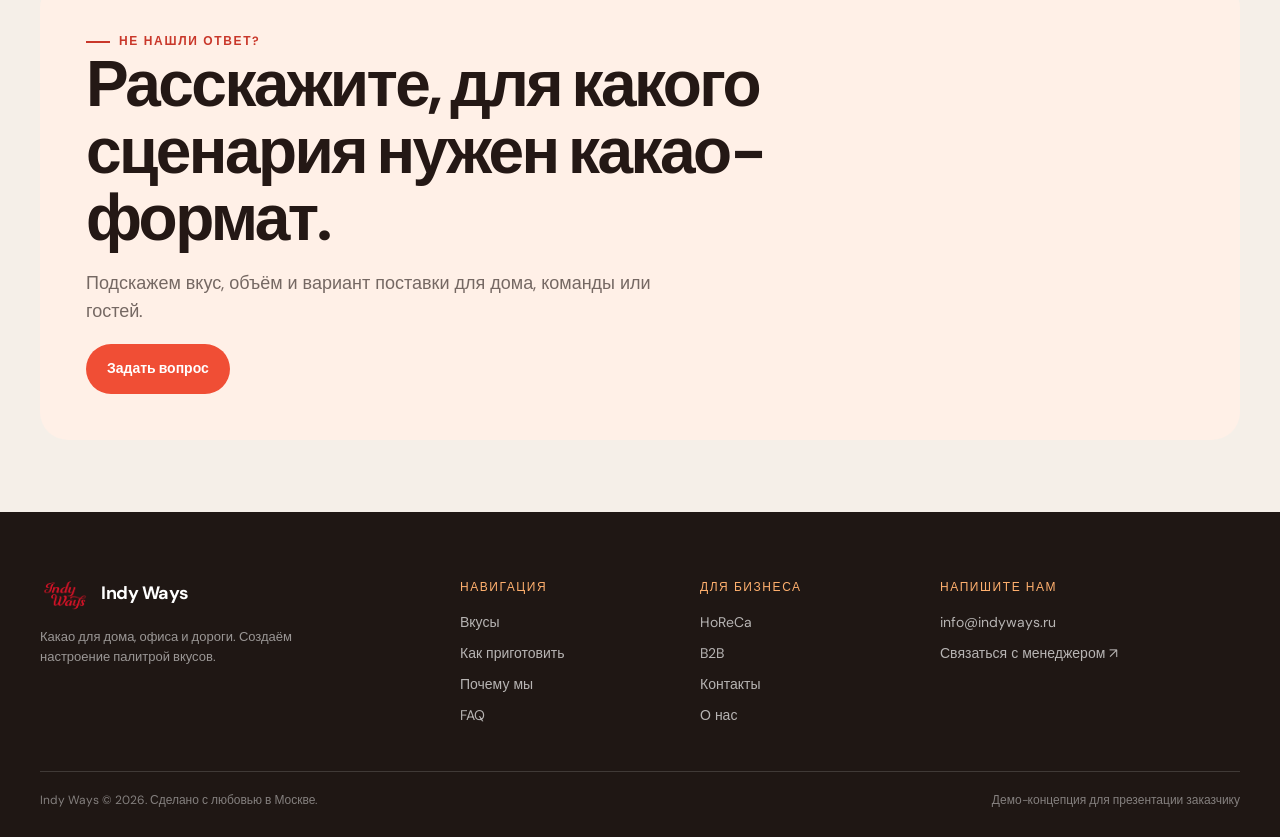
<file: Kofe/faq.html>
<!doctype html>
<html lang="ru">
<head><meta charset="utf-8"><meta name="viewport" content="width=device-width, initial-scale=1"><meta name="description" content="Часто задаваемые вопросы о какао Indy Ways."><title>FAQ — Indy Ways</title><link rel="stylesheet" href="styles.css"></head>
<body>
  <div class="announcement">Порционное какао · 40 г · готово за 5 секунд</div>
  <header class="site-header"><div class="container nav"><a class="brand" href="index.html"><img src="assets/logo.webp" alt="Indy Ways"><span>Indy Ways</span></a><nav class="nav-links" data-nav-links><a href="catalog.html">Вкусы</a><a href="prepare.html">Как приготовить</a><a href="why.html">Почему мы</a><a href="b2b.html">Для бизнеса</a><a href="about.html">О нас</a></nav><div class="nav-actions"><button class="cart-button" data-cart-open><span>Корзина</span><span class="cart-count" data-cart-count>0</span></button><button class="menu-button" data-menu-toggle aria-label="Открыть меню">☰</button></div></div></header>
  <main><section class="page-hero"><div class="container page-hero-grid"><div><span class="section-label">Частые вопросы</span><h1>Короткие ответы перед первой чашкой.</h1><p class="lead">Собрали самое важное о базах, вкусах, приготовлении и формате. Нажмите на вопрос — ответ раскроется прямо здесь.</p></div><div class="page-hero-card"><strong>FAQ</strong><span>простая навигация<br>вместо длинной инструкции</span></div></div></section>
    <section class="section"><div class="narrow"><div class="faq-list"><article class="faq-item is-open"><button class="faq-question"><span>Что такое белая и тёмная база?</span><span>+</span></button><div class="faq-answer"><p>База — это основа напитка. Тёмная база даёт классический шоколадный профиль, а белая сделана на основе сухого молока и воспринимается мягче. На основу уже добавляется выбранный вкус.</p></div></article><article class="faq-item"><button class="faq-question"><span>Сколько воды нужно на один пакетик?</span><span>+</span></button><div class="faq-answer"><p>Для горячего варианта рекомендуем 170 мл горячей воды. Это помогает сохранить насыщенность и плотность напитка.</p></div></article><article class="faq-item"><button class="faq-question"><span>Можно ли пить какао холодным?</span><span>+</span></button><div class="faq-answer"><p>Да. Сначала растворите смесь в небольшом количестве тёплой воды, затем добавьте холодную воду и лёд. Подробный рецепт есть на странице приготовления.</p></div></article><article class="faq-item"><button class="faq-question"><span>Какие вкусы входят в ассортимент?</span><span>+</span></button><div class="faq-answer"><p>Высший шоколад, Карамель, Корица и апельсин, Миндаль и тирамису. Для знакомства есть подарочная коробка ассорти.</p></div></article><article class="faq-item"><button class="faq-question"><span>Подходит ли формат для офиса или отеля?</span><span>+</span></button><div class="faq-answer"><p>Да. Пакетик рассчитан на одну порцию, хранится компактно и не требует отдельного молока или взвешивания. Для B2B мы подготовили отдельные условия.</p></div></article><article class="faq-item"><button class="faq-question"><span>Как связаться с менеджером?</span><span>+</span></button><div class="faq-answer"><p>Оставьте заявку на странице контактов или напишите на info@indyways.ru. Мы уточним задачу и подскажем подходящий набор.</p></div></article></div></div></section>
    <section class="section-sm"><div class="container"><div class="quote-card"><span class="section-label">Не нашли ответ?</span><h2>Расскажите, для какого сценария нужен какао-формат.</h2><p class="lead">Подскажем вкус, объём и вариант поставки для дома, команды или гостей.</p><a class="btn btn-primary" href="contacts.html">Задать вопрос</a></div></div></section>
  </main>
  <footer class="site-footer"><div class="container"><div class="footer-grid"><div class="footer-brand"><a class="brand" href="index.html"><img src="assets/logo.webp" alt="Indy Ways"><span>Indy Ways</span></a><p>Какао для дома, офиса и дороги. Создаём настроение палитрой вкусов.</p></div><div><div class="footer-title">Навигация</div><div class="footer-links"><a href="catalog.html">Вкусы</a><a href="prepare.html">Как приготовить</a><a href="why.html">Почему мы</a><a href="faq.html">FAQ</a></div></div><div><div class="footer-title">Для бизнеса</div><div class="footer-links"><a href="horeca.html">HoReCa</a><a href="b2b.html">B2B</a><a href="contacts.html">Контакты</a><a href="about.html">О нас</a></div></div><div><div class="footer-title">Напишите нам</div><div class="footer-links"><a href="mailto:info@indyways.ru">info@indyways.ru</a><a href="contacts.html">Связаться с менеджером ↗</a></div></div></div><div class="footer-bottom"><span>Indy Ways © <span data-year>2026</span>. Сделано с любовью в Москве.</span><span>Демо-концепция для презентации заказчику</span></div></div></footer>
  <div class="toast" role="status" aria-live="polite"></div><div class="cart-drawer" data-cart-drawer><aside class="cart-panel"><div class="cart-head"><h3>Ваша корзина</h3><button class="cart-close" data-cart-close>×</button></div><div class="cart-items" data-cart-items></div><div class="cart-total"><span>Итого</span><span data-cart-total>0 ₽</span></div><a class="btn btn-primary" style="margin-top:16px" href="contacts.html">Оформить заявку</a></aside></div><script src="script.js"></script>
</body></html>
</file>
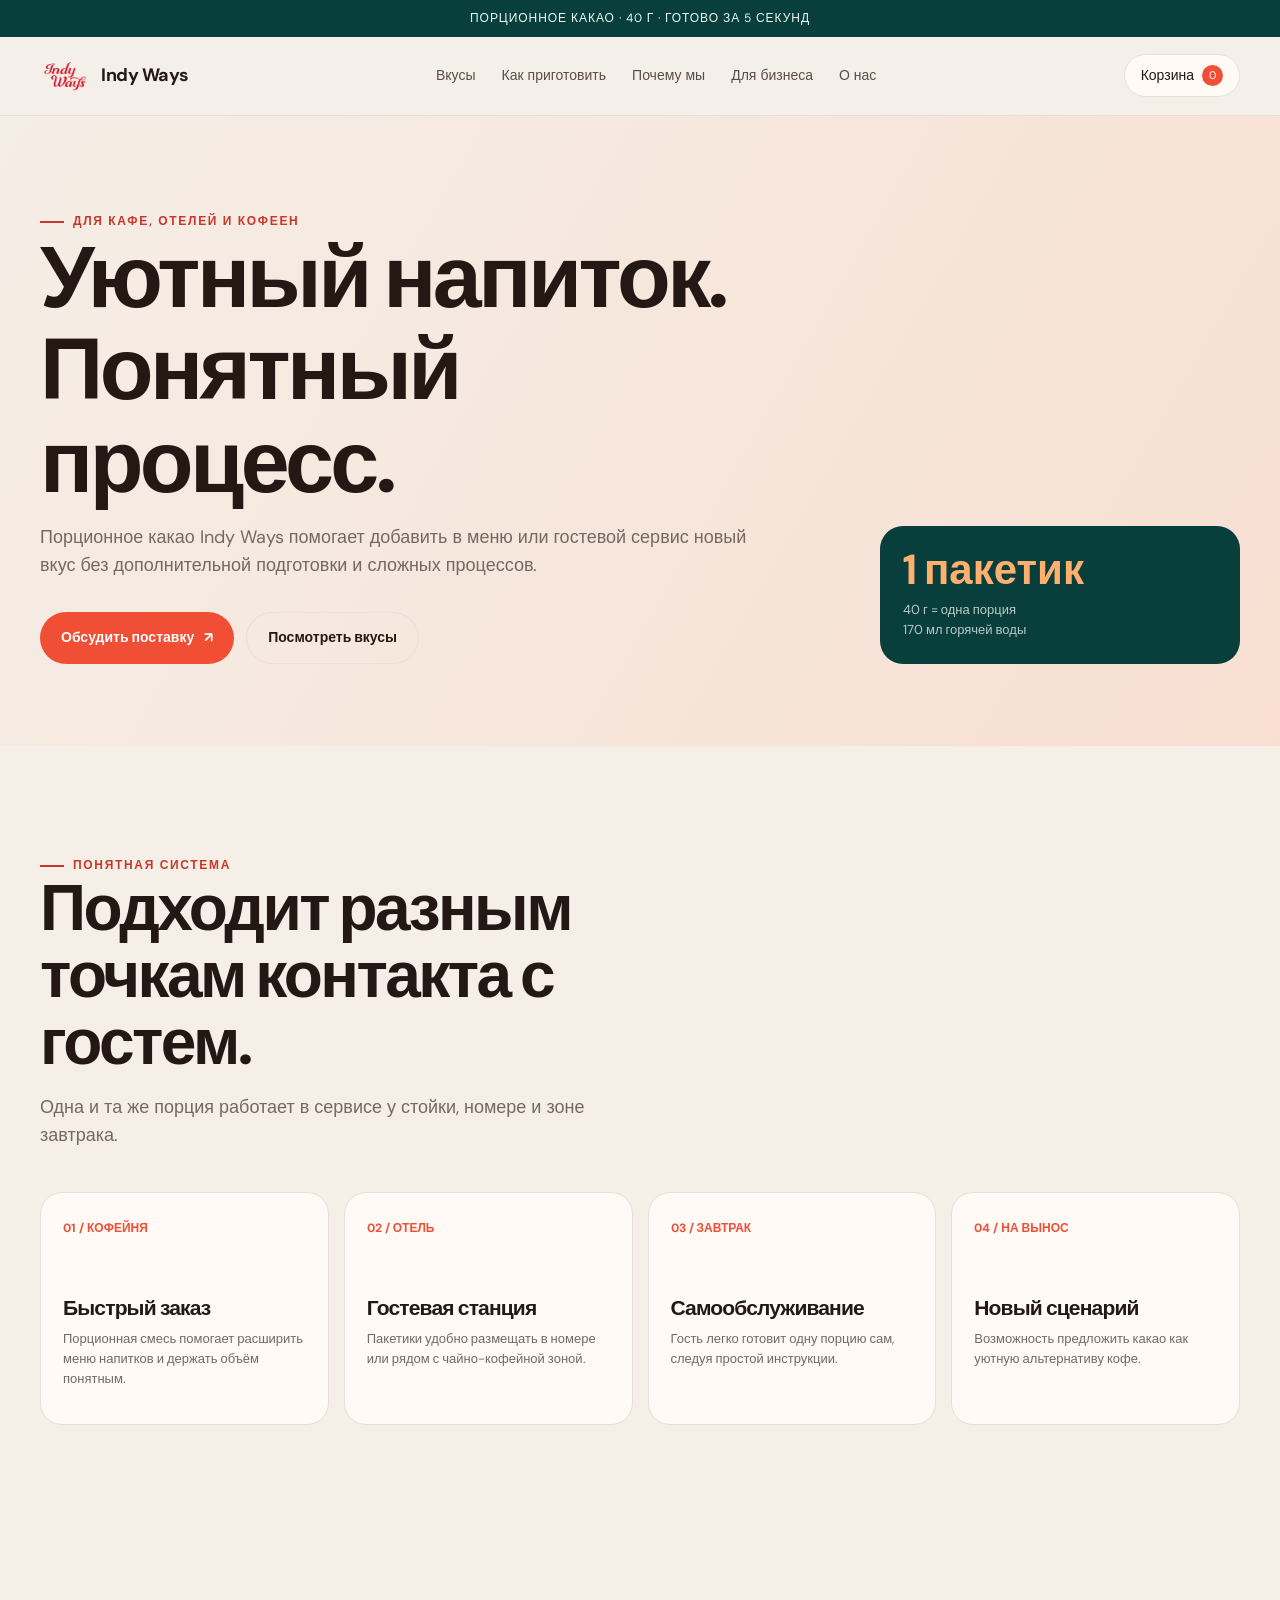
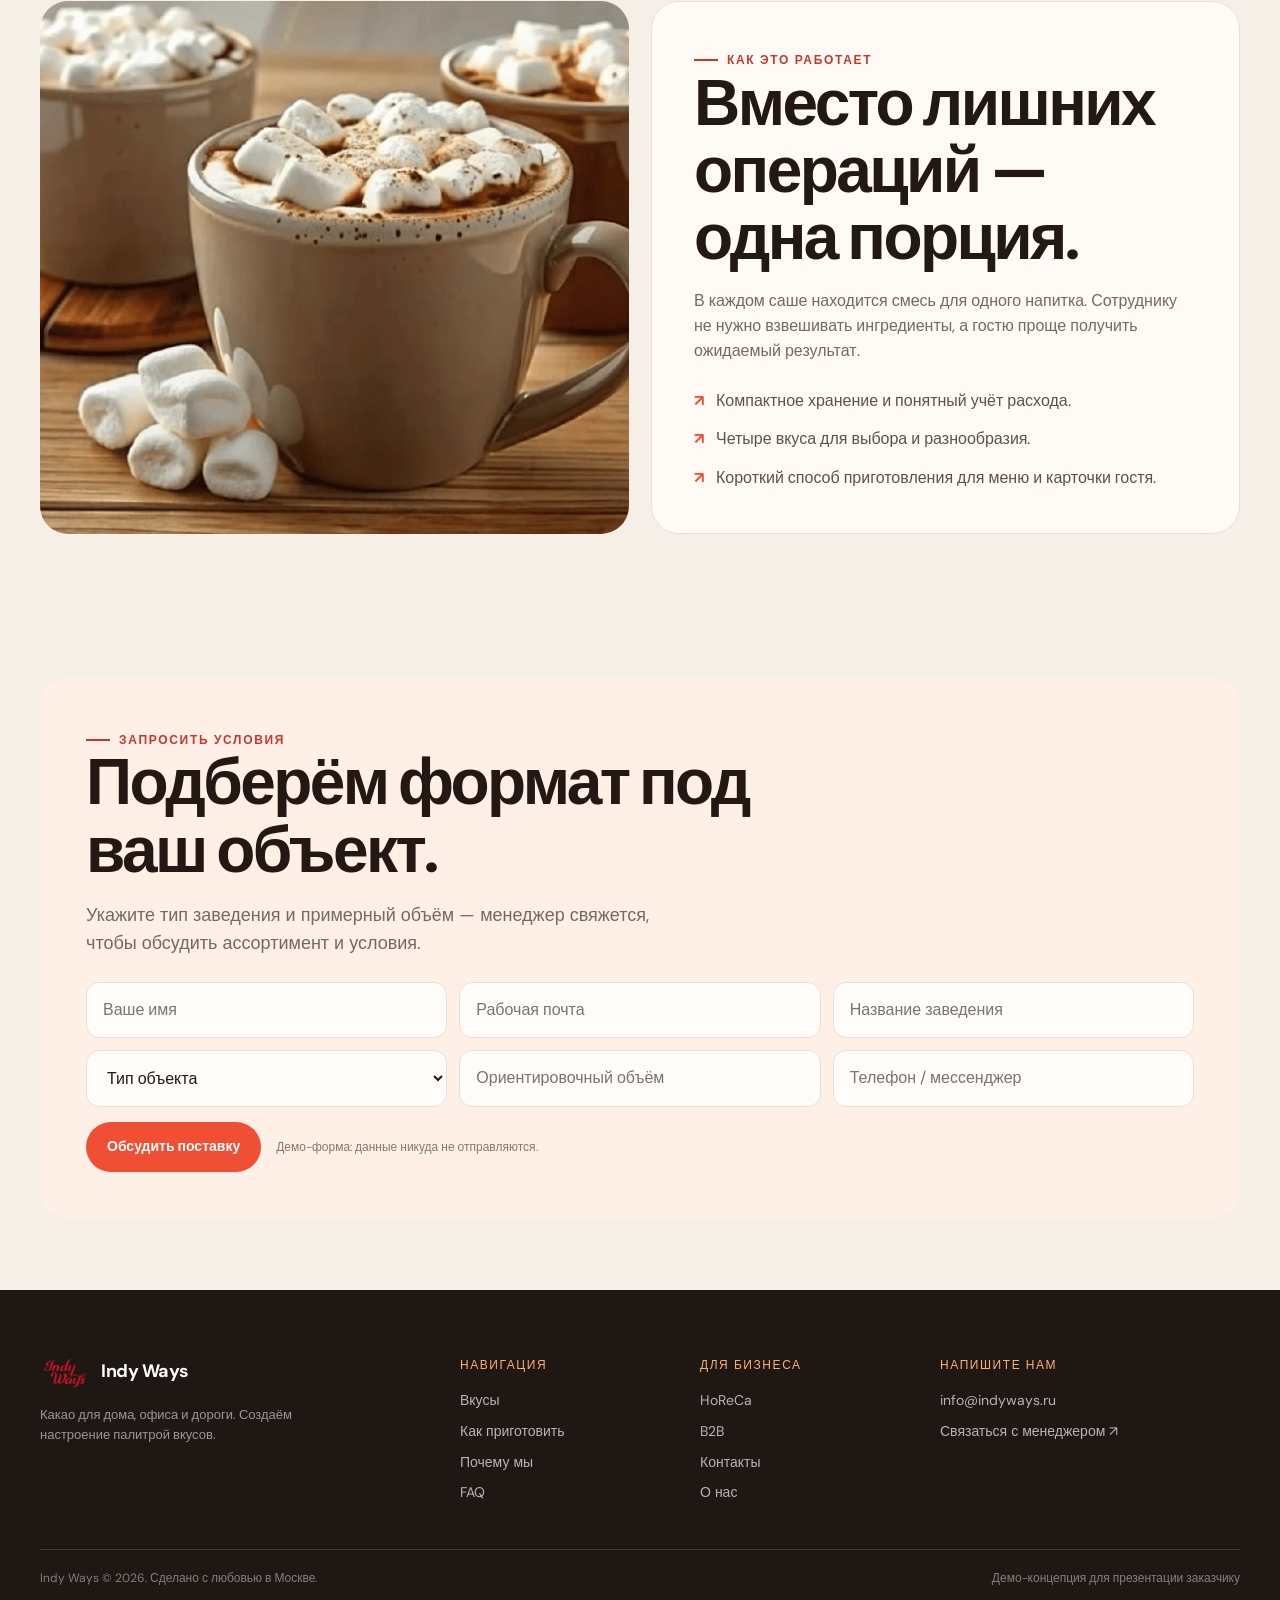
<file: Kofe/horeca.html>
<!doctype html>
<html lang="ru">
<head><meta charset="utf-8"><meta name="viewport" content="width=device-width, initial-scale=1"><meta name="description" content="Порционное какао Indy Ways для кафе, кофеен и отелей."><title>Какао для HoReCa — Indy Ways</title><link rel="stylesheet" href="styles.css"></head>
<body>
  <div class="announcement">Порционное какао · 40 г · готово за 5 секунд</div><header class="site-header"><div class="container nav"><a class="brand" href="index.html"><img src="assets/logo.webp" alt="Indy Ways"><span>Indy Ways</span></a><nav class="nav-links" data-nav-links><a href="catalog.html">Вкусы</a><a href="prepare.html">Как приготовить</a><a href="why.html">Почему мы</a><a href="b2b.html">Для бизнеса</a><a href="about.html">О нас</a></nav><div class="nav-actions"><button class="cart-button" data-cart-open><span>Корзина</span><span class="cart-count" data-cart-count>0</span></button><button class="menu-button" data-menu-toggle aria-label="Открыть меню">☰</button></div></div></header>
  <main>
    <section class="page-hero"><div class="container page-hero-grid"><div><span class="section-label">Для кафе, отелей и кофеен</span><h1>Уютный напиток. Понятный процесс.</h1><p class="lead">Порционное какао Indy Ways помогает добавить в меню или гостевой сервис новый вкус без дополнительной подготовки и сложных процессов.</p><div class="hero-actions"><a class="btn btn-primary" href="#request">Обсудить поставку <span>↗</span></a><a class="btn btn-ghost" href="catalog.html">Посмотреть вкусы</a></div></div><div class="page-hero-card"><strong>1 пакетик</strong><span>40 г = одна порция<br>170 мл горячей воды</span></div></div></section>
    <section class="section"><div class="container"><div class="section-head"><div><span class="section-label">Понятная система</span><h2>Подходит разным точкам контакта с гостем.</h2><p class="lead">Одна и та же порция работает в сервисе у стойки, номере и зоне завтрака.</p></div></div><div class="benefit-grid"><article class="benefit-card"><span class="benefit-no">01 / КОФЕЙНЯ</span><h3>Быстрый заказ</h3><p>Порционная смесь помогает расширить меню напитков и держать объём понятным.</p></article><article class="benefit-card"><span class="benefit-no">02 / ОТЕЛЬ</span><h3>Гостевая станция</h3><p>Пакетики удобно размещать в номере или рядом с чайно-кофейной зоной.</p></article><article class="benefit-card"><span class="benefit-no">03 / ЗАВТРАК</span><h3>Самообслуживание</h3><p>Гость легко готовит одну порцию сам, следуя простой инструкции.</p></article><article class="benefit-card"><span class="benefit-no">04 / НА ВЫНОС</span><h3>Новый сценарий</h3><p>Возможность предложить какао как уютную альтернативу кофе.</p></article></div></div></section>
    <section class="section-sm"><div class="container split-block"><div class="split-media"><img src="assets/cocoa-cups.webp" alt="Какао-сервис в гостевом формате"></div><div class="split-copy"><span class="section-label">Как это работает</span><h2>Вместо лишних операций — одна порция.</h2><p>В каждом саше находится смесь для одного напитка. Сотруднику не нужно взвешивать ингредиенты, а гостю проще получить ожидаемый результат.</p><ul class="info-list"><li>Компактное хранение и понятный учёт расхода.</li><li>Четыре вкуса для выбора и разнообразия.</li><li>Короткий способ приготовления для меню и карточки гостя.</li></ul></div></div></section>
    <section class="section-sm" id="request"><div class="container"><div class="quote-card"><span class="section-label">Запросить условия</span><h2>Подберём формат под ваш объект.</h2><p class="lead">Укажите тип заведения и примерный объём — менеджер свяжется, чтобы обсудить ассортимент и условия.</p><form data-demo-form><div class="form-grid"><input class="field" required placeholder="Ваше имя"><input class="field" required type="email" placeholder="Рабочая почта"><input class="field" placeholder="Название заведения"><select class="field"><option>Тип объекта</option><option>Кофейня / кафе</option><option>Отель / гостиница</option><option>Ресторан</option><option>Другое</option></select><input class="field" placeholder="Ориентировочный объём"><input class="field" placeholder="Телефон / мессенджер"></div><div class="form-actions"><button class="btn btn-primary" type="submit">Обсудить поставку</button><span class="form-note">Демо-форма: данные никуда не отправляются.</span></div></form></div></div></section>
  </main><footer class="site-footer"><div class="container"><div class="footer-grid"><div class="footer-brand"><a class="brand" href="index.html"><img src="assets/logo.webp" alt="Indy Ways"><span>Indy Ways</span></a><p>Какао для дома, офиса и дороги. Создаём настроение палитрой вкусов.</p></div><div><div class="footer-title">Навигация</div><div class="footer-links"><a href="catalog.html">Вкусы</a><a href="prepare.html">Как приготовить</a><a href="why.html">Почему мы</a><a href="faq.html">FAQ</a></div></div><div><div class="footer-title">Для бизнеса</div><div class="footer-links"><a href="horeca.html">HoReCa</a><a href="b2b.html">B2B</a><a href="contacts.html">Контакты</a><a href="about.html">О нас</a></div></div><div><div class="footer-title">Напишите нам</div><div class="footer-links"><a href="mailto:info@indyways.ru">info@indyways.ru</a><a href="contacts.html">Связаться с менеджером ↗</a></div></div></div><div class="footer-bottom"><span>Indy Ways © <span data-year>2026</span>. Сделано с любовью в Москве.</span><span>Демо-концепция для презентации заказчику</span></div></div></footer><div class="toast" role="status" aria-live="polite"></div><div class="cart-drawer" data-cart-drawer><aside class="cart-panel"><div class="cart-head"><h3>Ваша корзина</h3><button class="cart-close" data-cart-close>×</button></div><div class="cart-items" data-cart-items></div><div class="cart-total"><span>Итого</span><span data-cart-total>0 ₽</span></div><a class="btn btn-primary" style="margin-top:16px" href="contacts.html">Оформить заявку</a></aside></div><script src="script.js"></script>
</body></html>
</file>
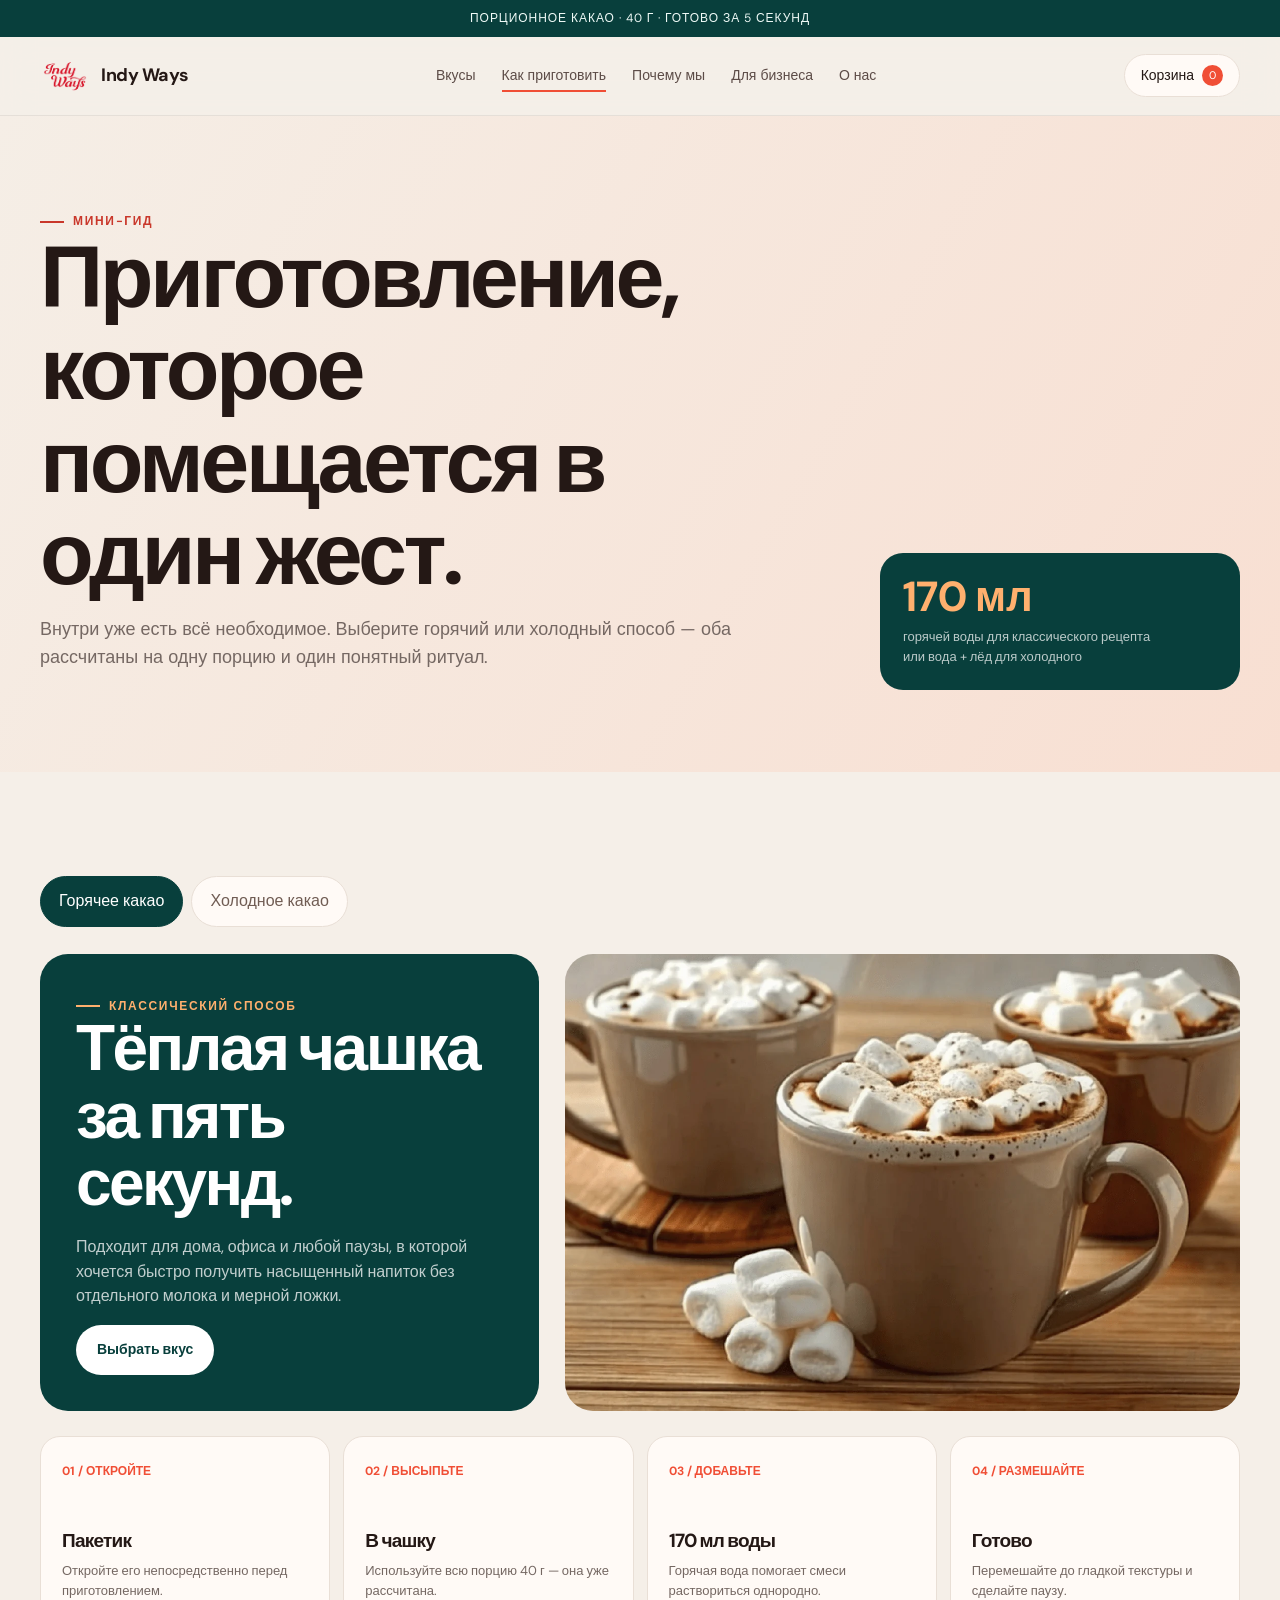
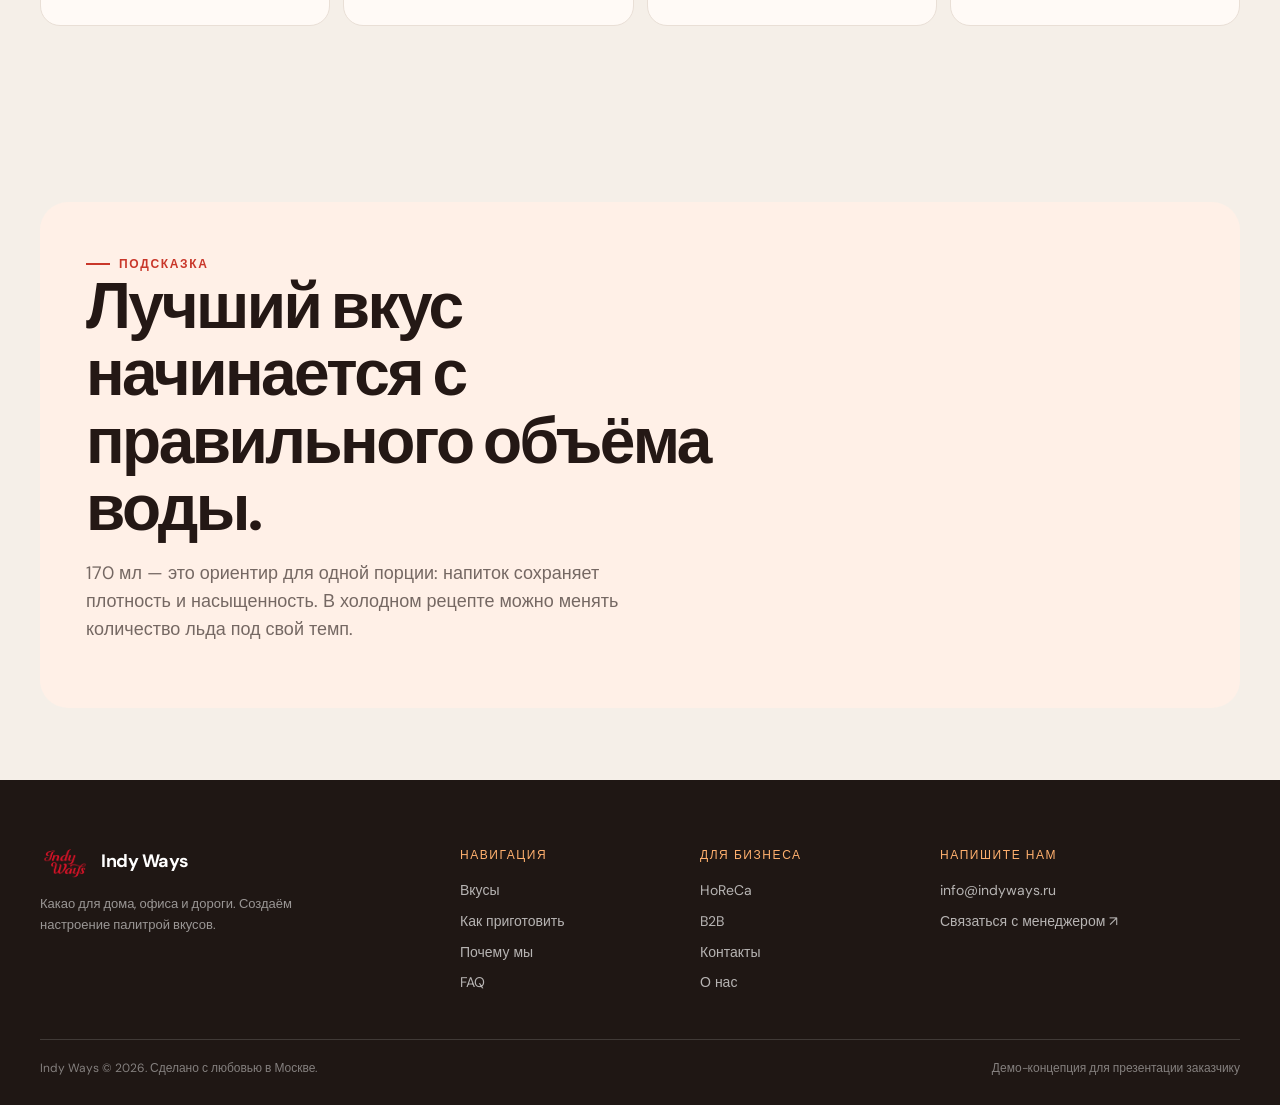
<file: Kofe/prepare.html>
<!doctype html>
<html lang="ru">
<head><meta charset="utf-8"><meta name="viewport" content="width=device-width, initial-scale=1"><meta name="description" content="Как приготовить горячее и холодное какао Indy Ways."><title>Как приготовить — Indy Ways</title><link rel="stylesheet" href="styles.css"></head>
<body>
  <div class="announcement">Порционное какао · 40 г · готово за 5 секунд</div>
  <header class="site-header"><div class="container nav"><a class="brand" href="index.html"><img src="assets/logo.webp" alt="Indy Ways"><span>Indy Ways</span></a><nav class="nav-links" data-nav-links><a href="catalog.html">Вкусы</a><a href="prepare.html" aria-current="page">Как приготовить</a><a href="why.html">Почему мы</a><a href="b2b.html">Для бизнеса</a><a href="about.html">О нас</a></nav><div class="nav-actions"><button class="cart-button" data-cart-open><span>Корзина</span><span class="cart-count" data-cart-count>0</span></button><button class="menu-button" data-menu-toggle aria-label="Открыть меню">☰</button></div></div></header>
  <main>
    <section class="page-hero"><div class="container page-hero-grid"><div><span class="section-label">Мини-гид</span><h1>Приготовление, которое помещается в один жест.</h1><p class="lead">Внутри уже есть всё необходимое. Выберите горячий или холодный способ — оба рассчитаны на одну порцию и один понятный ритуал.</p></div><div class="page-hero-card"><strong>170 мл</strong><span>горячей воды для классического рецепта<br>или вода + лёд для холодного</span></div></div></section>
    <section class="section"><div class="container" data-recipe-group><div class="recipe-tabs" role="tablist"><button class="recipe-tab is-active" data-recipe-tab="hot">Горячее какао</button><button class="recipe-tab" data-recipe-tab="cold">Холодное какао</button></div>
      <div class="recipe-panel is-active" data-recipe-panel="hot"><div class="recipe-intro"><div class="recipe-copy"><span class="section-label" style="color:#ffb06e">Классический способ</span><h2>Тёплая чашка за пять секунд.</h2><p>Подходит для дома, офиса и любой паузы, в которой хочется быстро получить насыщенный напиток без отдельного молока и мерной ложки.</p><a class="btn btn-light" href="catalog.html">Выбрать вкус</a></div><div class="recipe-image"><img src="assets/cocoa-cups.webp" alt="Чашки какао с маршмеллоу"></div></div><div class="step-grid"><article class="step-card"><span>01 / ОТКРОЙТЕ</span><h3>Пакетик</h3><p>Откройте его непосредственно перед приготовлением.</p></article><article class="step-card"><span>02 / ВЫСЫПЬТЕ</span><h3>В чашку</h3><p>Используйте всю порцию 40 г — она уже рассчитана.</p></article><article class="step-card"><span>03 / ДОБАВЬТЕ</span><h3>170 мл воды</h3><p>Горячая вода помогает смеси раствориться однородно.</p></article><article class="step-card"><span>04 / РАЗМЕШАЙТЕ</span><h3>Готово</h3><p>Перемешайте до гладкой текстуры и сделайте паузу.</p></article></div></div>
      <div class="recipe-panel" data-recipe-panel="cold"><div class="recipe-intro"><div class="recipe-copy"><span class="section-label" style="color:#ffb06e">Сезонная альтернатива</span><h2>Какао, но холодное.</h2><p>Растворите смесь в небольшом объёме тёплой воды, добавьте холодную воду и лёд. Получится прохладный напиток с характером какао.</p><a class="btn btn-light" href="catalog.html">Найти яркий вкус</a></div><div class="recipe-image" style="background:#d5e4e6"><img src="assets/cinnamon.webp" alt="Порционный пакетик Indy Ways"></div></div><div class="step-grid"><article class="step-card"><span>01 / ПОДГОТОВЬТЕ</span><h3>Стакан со льдом</h3><p>Чем больше льда, тем ярче ощущается прохлада.</p></article><article class="step-card"><span>02 / РАСТВОРИТЕ</span><h3>Смесь</h3><p>Сначала добавьте немного тёплой воды и размешайте.</p></article><article class="step-card"><span>03 / ДОБАВЬТЕ</span><h3>Холодную воду</h3><p>Долейте до желаемого объёма и сохраните текстуру.</p></article><article class="step-card"><span>04 / ФИНИШ</span><h3>Лёд и пауза</h3><p>Перемешайте ещё раз — холодный вариант готов.</p></article></div></div>
    </div></section>
    <section class="section-sm"><div class="container"><div class="quote-card"><span class="section-label">Подсказка</span><h2>Лучший вкус начинается с правильного объёма воды.</h2><p class="lead">170 мл — это ориентир для одной порции: напиток сохраняет плотность и насыщенность. В холодном рецепте можно менять количество льда под свой темп.</p></div></div></section>
  </main>
  <footer class="site-footer"><div class="container"><div class="footer-grid"><div class="footer-brand"><a class="brand" href="index.html"><img src="assets/logo.webp" alt="Indy Ways"><span>Indy Ways</span></a><p>Какао для дома, офиса и дороги. Создаём настроение палитрой вкусов.</p></div><div><div class="footer-title">Навигация</div><div class="footer-links"><a href="catalog.html">Вкусы</a><a href="prepare.html">Как приготовить</a><a href="why.html">Почему мы</a><a href="faq.html">FAQ</a></div></div><div><div class="footer-title">Для бизнеса</div><div class="footer-links"><a href="horeca.html">HoReCa</a><a href="b2b.html">B2B</a><a href="contacts.html">Контакты</a><a href="about.html">О нас</a></div></div><div><div class="footer-title">Напишите нам</div><div class="footer-links"><a href="mailto:info@indyways.ru">info@indyways.ru</a><a href="contacts.html">Связаться с менеджером ↗</a></div></div></div><div class="footer-bottom"><span>Indy Ways © <span data-year>2026</span>. Сделано с любовью в Москве.</span><span>Демо-концепция для презентации заказчику</span></div></div></footer>
  <div class="toast" role="status" aria-live="polite"></div><div class="cart-drawer" data-cart-drawer><aside class="cart-panel"><div class="cart-head"><h3>Ваша корзина</h3><button class="cart-close" data-cart-close>×</button></div><div class="cart-items" data-cart-items></div><div class="cart-total"><span>Итого</span><span data-cart-total>0 ₽</span></div><a class="btn btn-primary" style="margin-top:16px" href="contacts.html">Оформить заявку</a></aside></div><script src="script.js"></script>
</body></html>
</file>
<file: src/style.css>
*{padding: 0;margin: 0;border: 0;}
*,*:before,*:after{-webkit-box-sizing: border-box;box-sizing: border-box;}
:focus,:active{outline: none;}
a:focus,a:active{outline: none;}
nav,footer,header,aside{display: block;}
html,body{
    height:100%;width:100%;
    font-size:100%;line-height:1;-ms-text-size-adjust:100%;-moz-text-size-adjust:100%;-webkit-text-size-adjust:100%;}
input,button,textarea{font-family:inherit;}
input::-ms-clear{display: none;}
button{cursor: pointer;}
button::-moz-focus-inner{padding:0;border:0;}
a,a:visited{text-decoration: none;}
a:hover{text-decoration: none;}
ul li{list-style: none;}
img{vertical-align: top;}
h1,h2,h3,h4,h5,h6{font-size:inherit;font-weight: inherit;}
a{color:inherit;}



body {
    font-family: "Montserrat",SansSerif;
    color: black;
}

body.overflow {
    overflow: hidden;
}



.layout {
    display: -webkit-box;
    display: -ms-flexbox;
    display: flex;
    min-height: 100vh;
}

.sidebar {
    padding: 40px 24px 40px 0;
    -ms-flex-negative: 0;
    flex-shrink: 0;
    background-color: white;
}



.content {
    -webkit-box-flex: 1;
    -ms-flex-positive: 1;
    flex-grow: 1;
    background-color: #F4F4F4;
}

.container {
    display: -webkit-box;
    display: -ms-flexbox;
    display: flex;
    -webkit-box-orient: vertical;
    -webkit-box-direction: normal;
    -ms-flex-direction: column;
    flex-direction: column;
    -webkit-box-pack: center;
    -ms-flex-pack: center;
    justify-content: center;
    -webkit-box-align: center;
    -ms-flex-align: center;
    align-items: center;
    padding: 150px 60px 80px 60px;
}


.logo {
    margin-left: 60px;
    margin-bottom: 60px;
}

.sidebar__user {
    background-color: #F4F4F4;
    padding: 20px 30px;
    margin-left: 60px;
    margin-bottom: 100px;
    border-radius: 8px;
    border: 1px solid #DADEC9;
}

.sidebar__name {
    color:#161814;
    font-size: 18px;
    font-weight: 500;
    margin-bottom: 6px;
}

.sidebar__text {
    color: #AFB1A7;
    font-size: 13px;
    font-weight: 400;
    line-height: 130%; /* 16.9px */
}

.sidebar__item {
    width: 372px;
}

.sidebar__button {
    display: -webkit-box;
    display: -ms-flexbox;
    display: flex;
    -webkit-box-align: center;
    -ms-flex-align: center;
    align-items: center;
    gap: 10px;
    padding: 20px 60px;
    margin-bottom: 12px;
    border-radius: 0px 100px 100px 0px;
    -webkit-transition: all .5s;
    -o-transition: all .5s;
    transition: all .5s;
    cursor: pointer;
    width: 90%;
    color:#161814;
    font-size: 16px;
    font-weight: 500;
}

.sidebar__button.active , .sidebar__button:hover {
    width: 100%;
    background-color: #DAF765;
}


.content__title {
    color: #161814;
    font-size: 48px;
    font-weight: 700;
    margin-bottom: 40px;
}

.content__list {
    display: -webkit-box;
    display: -ms-flexbox;
    display: flex;
    -webkit-box-align: center;
    -ms-flex-align: center;
    align-items: center;
    -ms-flex-wrap: wrap;
    flex-wrap: wrap;
    gap: 20px;
}



.content__list-item  {
    cursor: pointer;
    padding: 12px 18px;
    background-color: #fff;
    border-radius: 10px;
    border: 1px solid #DADEC9;
    -webkit-transition: all .3s;
    -o-transition: all .3s;
    transition: all .3s;
}

.content__list-item:hover,.content__list-diplom:hover {
    background-color: #AFB1A7;
}

li a {
    padding: 12px 18px;

}


.content__list-diplom {
    -webkit-transition: all .3s;
    -o-transition: all .3s;
    transition: all .3s;
    display: inline-block;
    padding: 12px 18px;
    background-color: #fff;
    border-radius: 10px;
    border: 1px solid #DADEC9;
}

.content__decor {
    display: -webkit-box;
    display: -ms-flexbox;
    display: flex;
    -webkit-box-align: center;
    -ms-flex-align: center;
    align-items: center;
}

.content__decor-text {
    color:#BEDD44;
    font-size: 36px;
    font-weight: 700;
    line-height: 110%; /* 39.6px */
}

.content__block {
    max-width: 1200px;
}

.content__block.hidden {
    display: none;
}

.content__decor-img img{
    width: 100%;
}

.burger {
    display: none;
    padding: 5px;
    position: fixed;
    top: 3%;
    right: 7%;
    width: 40px;
    height: 40px;
    background-color: #161814;
    border-radius: 50%;
    z-index: 10;
    border: 1px solid #DAF765;
}

@media (max-width: 768px) {
    .burger {
        display: block;
    }

    .sidebar {
        -webkit-transition: all .3s;
        -o-transition: all .3s;
        transition: all .3s;
        -webkit-transform: translateX(-100%);
        -ms-transform: translateX(-100%);
        transform: translateX(-100%);
        position: fixed;
        top: 0;
        left: 0;
        bottom: 0;
        z-index: 5;
    }

    .sidebar.show {
        -webkit-transform: translateX(0%);
        -ms-transform: translateX(0%);
        transform: translateX(0%);
    }

    .overlay {
        opacity: 0;
        pointer-events: none;
        -webkit-transition: all .3s;
        -o-transition: all .3s;
        transition: all .3s;
        position: absolute;
        top: 0;
        right: 0;
        left: 0;
        bottom: 0;
        z-index: 3;
        background-color: #000000e0;
    }

    .overlay.show {
        opacity: 1;
        pointer-events: all;
    }

    .container {
        padding: 40px 20px;
        min-height: 100%;
    }

    .content__decor {
        margin-top: 20px;
        -webkit-box-orient: vertical;
        -webkit-box-direction: normal;
        -ms-flex-direction: column;
        flex-direction: column;
    }
}

@media (max-width: 400px) {
    .sidebar__user {
        margin-left: 0;
    }
}
</file>
<file: fit-studio/css/fonts.css>
@font-face {
  font-family: "Ubuntu";
  src: local("Ubuntu"), url("../fonts/UbuntuLight.woff2") format("woff2");
  font-weight: 300;
  font-style: normal;
  font-display: swap;
}

@font-face {
  font-family: "Ubuntu";
  src: local("Ubuntu"), url("../fonts/UbuntuRegular.woff2") format("woff2");
  font-weight: 400;
  font-style: normal;
  font-display: swap;
}

@font-face {
  font-family: "Ubuntu";
  src: local("Ubuntu"), url("../fonts/UbuntuMedium.woff2") format("woff2");
  font-weight: 500;
  font-style: normal;
  font-display: swap;
}

@font-face {
  font-family: "Oswald";
  src: local("Oswald"), url("../fonts/OswaldMedium.woff2") format("woff2");
  font-weight: 500;
  font-style: normal;
  font-display: swap;
}

@font-face {
  font-family: "Oswald";
  src: local("Oswald"), url("../fonts/OswaldSemiBold.woff2") format("woff2");
  font-weight: 600;
  font-style: normal;
  font-display: swap;
}
</file>
<file: fit-studio/css/globals.css>
html {
  font-family: Ubuntu, sans-serif;
  font-weight: 400;
}

*,
*::before,
*::after {
  box-sizing: border-box;
}

body {
  flex-direction: column;
  min-height: 100vh;
  display: flex;
}

h1,
h2,
h3,
h4,
h5,
h6,
p {
  margin: 0;
}

a {
  text-decoration: none;
}

img {
  max-width: 100%;
  height: auto;
  object-fit: cover;
}

a,
button {
  outline: none;
}

.container {
  max-width: 1250px;
  margin: 0 auto;
  padding: 0 15px;
}

.text {
  font-weight: 400;
  font-size: 16px;
  line-height: 130%;
  color: #535755;
}

.button {
  display: inline-block;
  padding: 19px 32px;
  font-weight: 500;
  font-size: 15px;
  line-height: 130%;
  letter-spacing: 0.02em;
  text-transform: uppercase;
  text-align: center;
  color: #fff;
  background-color: #3596ed;
  transition:
    opacity 0.2s,
    background-color 0.2s;
}

.button:hover {
  opacity: 0.85;
}

.button:not(:disabled):active {
  background-color: #2d82cd;
}

button.button:disabled {
  opacity: 0.65;
  cursor: default;
}

.section {
  margin-bottom: 140px;
}

.title-large {
  max-width: 596px;
  margin-bottom: 40px;
  font-family: Oswald, sans-serif;
  font-size: 48px;
  font-weight: 600;
  line-height: 115%;
  text-transform: uppercase;
  color: #2c332f;
}

.title-medium {
  font-family: Oswald, sans-serif;
  font-weight: 500;
  font-size: 24px;
  line-height: 115%;
  text-transform: uppercase;
  color: #2c332f;
}

.text-sub {
  font-weight: 300;
  font-size: 14px;
  letter-spacing: 0.04em;
  text-transform: uppercase;
  color: #858e8a;
}

a:focus-visible,
button:focus-visible,
summary:focus-visible {
  outline: 2px solid #3596ed;
  outline-offset: 1px;
}
</file>
<file: fit-studio/css/header.css>
.header-inner {
  display: flex;
  justify-content: space-between;
  align-items: center;
  padding-top: 30px;
  padding-bottom: 30px;
  border-bottom: 1px solid #d3cbd9;
  gap: 10px;
}
.phone {
  text-align: right;
}

.phone p {
  margin-bottom: 8px;
}

.phone a {
  font-weight: 500;
  font-size: 18px;
  color: #2c332f;
  transition: color 0.2s;
}

.phone a:hover {
  color: #3596ed;
}
</file>
<file: fit-studio/css/index.css>
.hero {
  position: relative;
  padding-top: 80px;
}

.hero::after {
  content: "";
  position: absolute;
  bottom: 106px;
  z-index: -1;
  width: 100%;
  height: 48px;
  background: url("../images/decor-large-icon.svg") repeat-x;
}

.hero-container {
  display: flex;
  align-items: center;
  gap: 28px;
}

.hero-images {
  display: flex;
}

.hero h1 {
  margin-bottom: 40px;
  font-family: Oswald, sans-serif;
  font-weight: 600;
  font-size: 62px;
  line-height: 115%;
  text-transform: uppercase;
  color: #2c332f;
}
.hero h1 strong {
  color: #3596ed;
  font-weight: 600;
}

.hero-info {
  max-width: 492px;
}

.hero-info .text {
  max-width: 440px;
  margin-bottom: 140px;
}

.hero-images {
  position: relative;
  display: flex;
}

.hero-choose {
  top: 40px;
  left: 50%;
  transform: translateX(-50%);
  position: absolute;
  max-width: 161px;
  padding: 22px;
  border: 1px solid #535755;
  background: rgb(255 255 255 / 0.9);
  text-align: center;
}

.news-article {
  display: flex;
  flex-direction: column;
  max-width: 284px;
  background-color: #fff;
  border: 1px solid #d3cdb9;
  overflow: hidden;
}

.news-container {
  display: flex;
  gap: 28px;
}

.news-article img {
  display: block;
  margin-top: auto;
}
.news-info {
  padding: 20px 20px 0;
  margin-bottom: 12px;
}

.news-date {
  display: inline-block;
  margin-bottom: 8px;
}

.news-article footer {
  padding: 0 20px 20px;
}

.news-link {
  display: inline-flex;
  align-items: center;
  gap: 8px;
  font-weight: 400;
  font-size: 16px;
  line-height: 130%;
  color: #3596ed;
}

.news-link:hover::after {
  transform: translateX(5px);
}

.news-link::after {
  content: "";
  width: 22px;
  height: 9px;
  display: inline-block;
  background-image: url("../images/arrow-right-icon.svg");
  transition: transform 0.2s;
}

.faq {
  position: relative;
}

.faq::before {
  content: "";
  position: absolute;
  top: 215px;
  z-index: -1;
  width: calc(50% - 250px);
  height: 48px;
  background: url("../images/decor-large-icon.svg") repeat-x;
}

.faq-container {
  display: flex;
  gap: 28px;
}

details {
  margin-bottom: 20px;
  border-block: 1px solid #d3cbd9;
}

details[open] summary::after {
  transform: rotate(180deg);
}

summary {
  list-style: none;
  align-items: center;
  justify-content: space-between;
  gap: 10px;
  display: flex;
  padding: 20px;
  cursor: pointer;
}

summary::after {
  content: "";
  display: inline-block;
  width: 17px;
  height: 22px;
  background: url(../images/arrow-down-icon.svg) no-repeat center / cover;
}

summary::-webkit-details-marker {
  display: none;
}

details > p {
  padding: 0 20px 20px;
}
</file>
<file: fit-studio/css/footer.css>
.footer {
  padding: 60px 0 40px;
  margin-top: auto;
  background-image: linear-gradient(
    90deg,
    rgba(73, 169, 255, 0.2) 0%,
    rgba(252, 124, 217, 0.2) 100%
  );
  text-align: center;
}

.footer-top {
  border-bottom: 1px solid #d3cbd9;
  padding-bottom: 40px;
  margin-bottom: 40px;
}

.footer-logo {
  display: inline-block;
  margin-bottom: 40px;
}

.menu ul {
  display: flex;
  list-style: none;
  margin: 0;
  padding: 0;
  justify-content: center;
  align-items: center;
  gap: 60px;
}
.menu a {
  font-family: var(--font-family);
  font-weight: 400;
  font-size: 16px;
  line-height: 130%;
  color: var(--text-nabornyy);
  transition: color 0.2s;
}

.menu a:hover {
  color: #3596ed;
}

.Copyright {
  font-weight: 400;
  font-size: 14px;
  letter-spacing: 0.04em;
  color: #858e8a;
}

@media (max-width <= 768px) {
  .menu ul {
    flex-direction: column;
    gap: 25px;
  }
}

@media (max-width <= 576px) {
  .footer {
    padding-top: 40px;
  }
}
</file>
<file: Kofe/styles.css>
@import url('https://fonts.googleapis.com/css2?family=DM+Sans:wght@400;500;600;700&family=Playfair+Display:ital,wght@0,600;0,700;1,600;1,700&display=swap');

:root {
  --ink: #241815;
  --muted: #756863;
  --paper: #fffaf6;
  --cream: #f5efe8;
  --line: #e9dfd6;
  --red: #f04e35;
  --red-dark: #c9372a;
  --orange: #e99a46;
  --teal: #083f3c;
  --teal-soft: #e2eeea;
  --plum: #634357;
  --shadow: 0 24px 70px rgba(48, 29, 21, .12);
  --radius: 26px;
}

* { box-sizing: border-box; }
html { scroll-behavior: smooth; }
body {
  margin: 0;
  background: var(--cream);
  color: var(--ink);
  font-family: 'DM Sans', Arial, sans-serif;
  line-height: 1.55;
  -webkit-font-smoothing: antialiased;
}
body.is-locked { overflow: hidden; }
img { display: block; max-width: 100%; }
a { color: inherit; text-decoration: none; }
button, input, textarea, select { font: inherit; }
button { cursor: pointer; }

.container { width: min(1200px, calc(100% - 48px)); margin: 0 auto; }
.narrow { width: min(820px, calc(100% - 48px)); margin: 0 auto; }
.section { padding: 104px 0; }
.section-sm { padding: 72px 0; }
.section-label {
  display: inline-flex;
  align-items: center;
  gap: 9px;
  color: var(--red-dark);
  font-size: 12px;
  font-weight: 700;
  letter-spacing: .14em;
  text-transform: uppercase;
}
.section-label::before { content: ''; width: 24px; height: 2px; background: currentColor; }
h1, h2, h3, h4, p { margin-top: 0; }
h1, h2, h3 { letter-spacing: -.04em; line-height: 1.05; }
h1 { font-size: clamp(48px, 7vw, 88px); margin-bottom: 24px; }
h2 { font-size: clamp(38px, 5vw, 64px); margin-bottom: 18px; }
h3 { font-size: 24px; margin-bottom: 10px; }
.serif { font-family: 'Playfair Display', Georgia, serif; font-style: italic; font-weight: 600; }
.lead { color: var(--muted); font-size: 18px; max-width: 590px; }
.muted { color: var(--muted); }

.announcement {
  background: var(--teal);
  color: #effaf7;
  font-size: 12px;
  letter-spacing: .08em;
  padding: 9px 16px;
  text-align: center;
  text-transform: uppercase;
}
.site-header {
  position: sticky;
  top: 0;
  z-index: 50;
  background: rgba(245, 239, 232, .91);
  border-bottom: 1px solid rgba(36, 24, 21, .07);
  backdrop-filter: blur(16px);
}
.nav { min-height: 78px; display: flex; align-items: center; justify-content: space-between; gap: 24px; }
.brand { display: inline-flex; align-items: center; gap: 12px; font-weight: 700; letter-spacing: -.03em; }
.brand img { width: 49px; height: 49px; object-fit: contain; }
.brand span { font-size: 18px; }
.nav-links { display: flex; align-items: center; gap: 26px; color: #5c4c47; font-size: 14px; }
.nav-links a { position: relative; padding: 8px 0; }
.nav-links a::after { content: ''; position: absolute; left: 0; right: 100%; bottom: 2px; height: 2px; background: var(--red); transition: right .25s ease; }
.nav-links a:hover::after, .nav-links a[aria-current='page']::after { right: 0; }
.nav-actions { display: flex; align-items: center; gap: 10px; }
.cart-button, .menu-button { border: 1px solid var(--line); background: var(--paper); color: var(--ink); border-radius: 999px; }
.cart-button { padding: 10px 16px; display: inline-flex; align-items: center; gap: 8px; font-size: 14px; }
.cart-count { min-width: 21px; height: 21px; display: grid; place-items: center; border-radius: 50%; background: var(--red); color: white; font-size: 11px; }
.menu-button { display: none; width: 42px; height: 42px; font-size: 21px; }

.btn { border: 0; border-radius: 999px; display: inline-flex; align-items: center; justify-content: center; gap: 10px; padding: 14px 21px; font-weight: 700; font-size: 14px; transition: transform .2s ease, box-shadow .2s ease, background .2s ease; }
.btn:hover { transform: translateY(-2px); box-shadow: 0 12px 24px rgba(36, 24, 21, .12); }
.btn-primary { background: var(--red); color: white; }
.btn-primary:hover { background: var(--red-dark); }
.btn-secondary { background: var(--ink); color: white; }
.btn-ghost { background: transparent; color: var(--ink); border: 1px solid var(--line); }
.btn-light { background: white; color: var(--teal); }
.btn-small { padding: 11px 15px; font-size: 13px; }

.hero { position: relative; overflow: hidden; padding: 92px 0 118px; background: linear-gradient(120deg, #f5eee6 0%, #fae8d9 100%); }
.hero::before { content: ''; position: absolute; width: 540px; height: 540px; border-radius: 50%; right: -100px; top: -180px; background: rgba(240, 78, 53, .1); }
.hero-grid { display: grid; grid-template-columns: minmax(0, 1.03fr) minmax(420px, .97fr); gap: 60px; align-items: center; position: relative; z-index: 1; }
.hero-copy { max-width: 670px; }
.hero-copy h1 { max-width: 680px; }
.hero-copy h1 em { color: var(--red); font-style: normal; }
.hero-actions { display: flex; flex-wrap: wrap; gap: 12px; margin-top: 32px; }
.micro-proof { display: flex; flex-wrap: wrap; gap: 18px; margin-top: 28px; color: #765e54; font-size: 13px; }
.micro-proof span { display: inline-flex; align-items: center; gap: 7px; }
.micro-proof strong { color: var(--ink); font-size: 17px; }
.hero-visual { min-height: 470px; position: relative; }
.hero-orb { position: absolute; width: 390px; height: 390px; right: 20px; top: 20px; border-radius: 50%; background: radial-gradient(circle at 36% 30%, #ffb06e, #ec5839 70%); box-shadow: 0 40px 70px rgba(181, 60, 38, .24); }
.hero-box { position: absolute; z-index: 2; width: 78%; right: 0; top: 57px; transform: rotate(5deg); filter: drop-shadow(0 32px 28px rgba(48, 18, 13, .22)); }
.hero-pack { position: absolute; z-index: 3; width: 112px; bottom: 22px; right: 10px; transform: rotate(12deg); filter: drop-shadow(0 17px 14px rgba(48, 18, 13, .2)); }
.hero-sticker { position: absolute; z-index: 4; left: 13px; top: 22px; width: 108px; height: 108px; border-radius: 50%; display: grid; place-items: center; background: var(--teal); color: white; font-size: 12px; font-weight: 700; line-height: 1.2; text-align: center; transform: rotate(-12deg); box-shadow: var(--shadow); }
.hero-note { position: absolute; z-index: 4; bottom: 24px; left: 10px; width: 182px; padding: 15px 17px; border: 1px solid rgba(36,24,21,.08); border-radius: 17px; background: rgba(255,250,246,.86); color: #644f47; font-size: 12px; box-shadow: 0 15px 30px rgba(48,29,21,.08); }
.hero-note strong { display: block; margin-bottom: 3px; color: var(--ink); font-size: 15px; }

.signal-strip { background: var(--teal); color: white; padding: 17px 0; overflow: hidden; }
.signal-track { display: flex; justify-content: space-between; align-items: center; gap: 30px; font-size: 13px; letter-spacing: .05em; text-transform: uppercase; }
.signal-track span { display: inline-flex; align-items: center; gap: 12px; white-space: nowrap; }
.signal-track i { width: 7px; height: 7px; border-radius: 50%; background: var(--orange); display: inline-block; }

.section-head { display: flex; align-items: end; justify-content: space-between; gap: 26px; margin-bottom: 42px; }
.section-head > div:first-child { max-width: 660px; }
.section-head .lead { margin-bottom: 0; }

.moment-section { background: var(--paper); }
.moment-shell { display: grid; grid-template-columns: 280px minmax(0, 1fr); gap: 28px; padding: 10px; border: 1px solid var(--line); border-radius: 34px; background: #f8f1ea; }
.moment-nav { display: flex; flex-direction: column; gap: 8px; padding: 12px; }
.moment-tab { border: 0; border-radius: 20px; padding: 20px; background: transparent; color: #735d55; text-align: left; transition: .25s ease; }
.moment-tab span { display: block; margin-bottom: 6px; color: var(--red-dark); font-size: 12px; font-weight: 700; letter-spacing: .1em; text-transform: uppercase; }
.moment-tab strong { font-size: 18px; }
.moment-tab.is-active { background: var(--paper); color: var(--ink); box-shadow: 0 13px 28px rgba(56, 36, 28, .08); }
.moment-panel { display: grid; grid-template-columns: minmax(0, .88fr) minmax(300px, 1.12fr); min-height: 430px; border-radius: 25px; overflow: hidden; background: var(--teal); color: white; }
.moment-copy { padding: 44px 40px; display: flex; flex-direction: column; justify-content: center; }
.moment-copy .section-label { color: #ffb06e; }
.moment-copy h3 { font-size: clamp(30px, 4vw, 47px); margin: 16px 0; }
.moment-copy p { color: rgba(255,255,255,.76); max-width: 430px; }
.moment-copy .btn { align-self: flex-start; margin-top: 16px; }
.moment-art { position: relative; min-height: 330px; overflow: hidden; background: radial-gradient(circle at 38% 30%, #f7b06a, #ec5a39 69%); }
.moment-art::before, .moment-art::after { content: ''; position: absolute; border-radius: 50%; border: 1px solid rgba(255,255,255,.35); }
.moment-art::before { width: 390px; height: 390px; left: -115px; bottom: -190px; }
.moment-art::after { width: 260px; height: 260px; right: -95px; top: -105px; }
.moment-art img { position: absolute; z-index: 2; width: 47%; max-height: 390px; object-fit: contain; right: 16%; bottom: -13px; filter: drop-shadow(0 28px 22px rgba(54,18,10,.24)); transform: rotate(5deg); transition: .35s ease; }
.moment-art .art-label { position: absolute; z-index: 3; right: 18px; top: 21px; width: 80px; height: 80px; border-radius: 50%; display: grid; place-items: center; background: var(--paper); color: var(--red-dark); font-size: 11px; font-weight: 700; text-align: center; line-height: 1.15; transform: rotate(8deg); }
.moment-art .art-caption { position: absolute; z-index: 3; bottom: 23px; left: 23px; font-size: 12px; color: white; letter-spacing: .06em; text-transform: uppercase; }

.product-grid { display: grid; grid-template-columns: repeat(4, 1fr); gap: 16px; }
.product-card { position: relative; min-height: 100%; display: flex; flex-direction: column; overflow: hidden; border: 1px solid var(--line); border-radius: 23px; background: var(--paper); transition: transform .25s ease, box-shadow .25s ease; }
.product-card:hover { transform: translateY(-5px); box-shadow: var(--shadow); }
.product-thumb { min-height: 268px; display: grid; place-items: end center; padding: 20px 30px 0; background: #f3d6c9; overflow: hidden; }
.product-card:nth-child(2) .product-thumb { background: #f8e0b8; }
.product-card:nth-child(3) .product-thumb { background: #e4e7e2; }
.product-card:nth-child(4) .product-thumb { background: #d6d8e1; }
.product-thumb img { height: 248px; width: auto; object-fit: contain; transition: transform .3s ease; filter: drop-shadow(0 16px 12px rgba(57, 31, 20, .15)); }
.product-card:hover .product-thumb img { transform: scale(1.04) translateY(-5px); }
.product-body { padding: 19px 19px 18px; display: flex; flex-direction: column; flex: 1; }
.product-tag { color: var(--red-dark); font-size: 11px; font-weight: 700; letter-spacing: .1em; text-transform: uppercase; }
.product-body h3 { font-size: 20px; margin: 8px 0 5px; }
.product-body p { min-height: 43px; margin-bottom: 15px; color: var(--muted); font-size: 13px; }
.product-footer { display: flex; align-items: center; justify-content: space-between; gap: 12px; margin-top: auto; }
.price { font-size: 20px; font-weight: 700; }
.price small { color: var(--muted); font-size: 12px; font-weight: 400; }

.ritual-section { background: #e9f0eb; }
.ritual-grid { display: grid; grid-template-columns: repeat(4, 1fr); gap: 0; border-top: 1px solid rgba(8,63,60,.18); border-bottom: 1px solid rgba(8,63,60,.18); }
.ritual-step { min-height: 220px; padding: 25px 24px 23px 0; margin-right: 24px; border-right: 1px solid rgba(8,63,60,.18); }
.ritual-step:last-child { border-right: 0; margin-right: 0; }
.ritual-no { display: block; margin-bottom: 55px; color: var(--red-dark); font-size: 12px; font-weight: 700; }
.ritual-step h3 { font-size: 20px; margin-bottom: 8px; }
.ritual-step p { margin-bottom: 0; color: #58716a; font-size: 14px; }

.taste-section { background: var(--paper); }
.taste-layout { display: grid; grid-template-columns: minmax(300px, .78fr) minmax(0, 1.22fr); gap: 54px; align-items: center; }
.taste-intro p { color: var(--muted); font-size: 17px; }
.taste-note { margin-top: 26px; padding: 17px 18px; border-left: 3px solid var(--red); background: #fff3e9; color: #614c43; font-size: 13px; }
.taste-map { position: relative; min-height: 425px; border-radius: 28px; background: #f7eee7; overflow: hidden; }
.taste-map::before { content: ''; position: absolute; inset: 48px 70px; border: 1px dashed rgba(36,24,21,.18); border-radius: 50%; transform: rotate(-12deg); }
.taste-map::after { content: ''; position: absolute; width: 100px; height: 100px; border-radius: 50%; right: 48px; bottom: 45px; background: rgba(240,78,53,.12); }
.taste-orbit { position: absolute; width: 270px; height: 270px; left: 50%; top: 50%; transform: translate(-50%, -50%); border-radius: 50%; display: grid; place-items: center; border: 1px solid rgba(36,24,21,.12); }
.taste-core { width: 124px; height: 124px; border-radius: 50%; display: grid; place-items: center; background: var(--teal); color: white; font-size: 13px; font-weight: 700; text-align: center; line-height: 1.2; box-shadow: 0 14px 30px rgba(8,63,60,.23); }
.taste-chip { position: absolute; display: grid; place-items: center; width: 92px; height: 92px; border-radius: 50%; color: white; font-size: 12px; font-weight: 700; text-align: center; line-height: 1.15; border: 7px solid #f7eee7; box-shadow: 0 12px 22px rgba(36,24,21,.14); }
.taste-chip.one { left: 2px; top: 30px; background: #e96445; }
.taste-chip.two { right: -5px; top: 20px; background: #e3a04e; }
.taste-chip.three { left: 7px; bottom: 9px; background: #805166; }
.taste-chip.four { right: -4px; bottom: 25px; background: #254b69; }
.taste-legend { position: absolute; bottom: 19px; left: 24px; color: #78665e; font-size: 11px; letter-spacing: .06em; text-transform: uppercase; }

.business-callout { position: relative; overflow: hidden; padding: 60px; border-radius: 32px; background: var(--teal); color: white; }
.business-callout::after { content: ''; position: absolute; width: 360px; height: 360px; border: 1px solid rgba(255,255,255,.2); border-radius: 50%; right: -120px; top: -145px; }
.business-callout > * { position: relative; z-index: 1; }
.business-callout h2 { max-width: 690px; }
.business-callout p { max-width: 590px; color: rgba(255,255,255,.75); }
.business-actions { display: flex; flex-wrap: wrap; gap: 11px; margin-top: 25px; }

.page-hero { padding: 90px 0 82px; background: linear-gradient(120deg, #f5eee6 0%, #f8dfd2 100%); }
.page-hero-grid { display: grid; grid-template-columns: minmax(0, 1fr) 360px; gap: 60px; align-items: end; }
.page-hero h1 { max-width: 780px; margin-bottom: 16px; }
.page-hero .lead { max-width: 740px; }
.page-hero-card { padding: 23px; border-radius: 23px; background: var(--teal); color: white; }
.page-hero-card strong { display: block; color: #ffb06e; font-size: 42px; line-height: 1; }
.page-hero-card span { display: block; margin-top: 9px; color: rgba(255,255,255,.72); font-size: 13px; }
.benefit-grid { display: grid; grid-template-columns: repeat(4, 1fr); gap: 15px; }
.benefit-card { min-height: 220px; padding: 22px; border-radius: 22px; background: var(--paper); border: 1px solid var(--line); }
.benefit-card .benefit-no { color: var(--red); font-size: 12px; font-weight: 700; }
.benefit-card h3 { margin-top: 57px; font-size: 21px; }
.benefit-card p { color: var(--muted); font-size: 13px; }
.split-block { display: grid; grid-template-columns: 1fr 1fr; gap: 22px; align-items: stretch; }
.split-copy { padding: 42px; border-radius: 28px; background: var(--paper); border: 1px solid var(--line); }
.split-copy p { color: var(--muted); }
.split-media { min-height: 370px; border-radius: 28px; overflow: hidden; background: var(--teal); }
.split-media img { width: 100%; height: 100%; object-fit: cover; }
.info-list { display: grid; gap: 14px; padding: 0; margin: 25px 0 0; list-style: none; }
.info-list li { display: flex; gap: 12px; color: #5e514b; }
.info-list li::before { content: '↗'; color: var(--red); font-weight: 700; }
.metric-grid { display: grid; grid-template-columns: repeat(3, 1fr); gap: 14px; }
.metric { padding: 26px; border-radius: 22px; background: var(--teal); color: white; }
.metric strong { display: block; font-size: 38px; line-height: 1; }
.metric span { display: block; margin-top: 11px; color: rgba(255,255,255,.7); font-size: 13px; }
.quote-card { padding: 46px; border-radius: 28px; background: #fff0e7; }
.quote-card h2 { max-width: 720px; }
.form-grid { display: grid; grid-template-columns: repeat(3, 1fr); gap: 12px; margin-top: 24px; }
.field { width: 100%; padding: 15px 16px; border: 1px solid var(--line); border-radius: 13px; background: rgba(255,255,255,.8); color: var(--ink); outline: 0; }
.field:focus { border-color: var(--red); box-shadow: 0 0 0 3px rgba(240,78,53,.12); }
.form-wide { grid-column: 1 / -1; min-height: 120px; resize: vertical; }
.form-actions { margin-top: 15px; display: flex; align-items: center; gap: 15px; flex-wrap: wrap; }
.form-note { color: #8b7469; font-size: 12px; }

.catalog-controls { display: flex; flex-wrap: wrap; gap: 8px; margin-bottom: 28px; }
.filter { padding: 11px 16px; border-radius: 999px; border: 1px solid var(--line); background: var(--paper); color: #6d5b53; font-size: 13px; }
.filter.is-active { background: var(--ink); border-color: var(--ink); color: white; }
.catalog-grid { display: grid; grid-template-columns: repeat(4, 1fr); gap: 16px; }

.recipe-tabs { display: flex; gap: 8px; margin-bottom: 27px; }
.recipe-tab { padding: 12px 18px; border: 1px solid var(--line); border-radius: 999px; background: var(--paper); color: #705c53; }
.recipe-tab.is-active { background: var(--teal); border-color: var(--teal); color: white; }
.recipe-panel { display: none; }
.recipe-panel.is-active { display: block; animation: fade-in .3s ease; }
@keyframes fade-in { from { opacity: 0; transform: translateY(8px); } to { opacity: 1; transform: translateY(0); } }
.recipe-intro { display: grid; grid-template-columns: minmax(0, .85fr) minmax(300px, 1.15fr); gap: 26px; align-items: stretch; margin-bottom: 25px; }
.recipe-copy { padding: 36px; border-radius: 28px; background: var(--teal); color: white; }
.recipe-copy p { color: rgba(255,255,255,.75); }
.recipe-image { min-height: 280px; overflow: hidden; border-radius: 28px; background: #f1c6b4; }
.recipe-image img { width: 100%; height: 100%; object-fit: cover; }
.step-grid { display: grid; grid-template-columns: repeat(4, 1fr); gap: 13px; }
.step-card { padding: 21px; min-height: 190px; border-radius: 20px; border: 1px solid var(--line); background: var(--paper); }
.step-card span { color: var(--red); font-size: 12px; font-weight: 700; }
.step-card h3 { margin-top: 48px; font-size: 19px; }
.step-card p { margin-bottom: 0; color: var(--muted); font-size: 13px; }

.faq-list { display: grid; gap: 9px; }
.faq-item { border: 1px solid var(--line); border-radius: 17px; background: var(--paper); overflow: hidden; }
.faq-question { width: 100%; display: flex; justify-content: space-between; align-items: center; gap: 20px; padding: 21px 23px; border: 0; background: transparent; color: var(--ink); text-align: left; font-size: 17px; font-weight: 700; }
.faq-question span:last-child { color: var(--red); font-size: 24px; font-weight: 400; transition: transform .2s; }
.faq-answer { max-height: 0; overflow: hidden; padding: 0 23px; color: var(--muted); transition: max-height .3s ease, padding .3s ease; }
.faq-item.is-open .faq-answer { max-height: 300px; padding-bottom: 22px; }
.faq-item.is-open .faq-question span:last-child { transform: rotate(45deg); }

.contact-grid { display: grid; grid-template-columns: .75fr 1.25fr; gap: 20px; }
.contact-panel { padding: 34px; border-radius: 26px; background: var(--paper); border: 1px solid var(--line); }
.contact-link { display: block; padding: 17px 0; border-bottom: 1px solid var(--line); color: #5c4c46; }
.contact-link:last-child { border-bottom: 0; }
.contact-link strong { display: block; margin-bottom: 4px; color: var(--ink); }

.site-footer { padding: 58px 0 27px; background: #1f1714; color: white; }
.footer-grid { display: grid; grid-template-columns: 1.3fr .7fr .7fr 1fr; gap: 30px; }
.footer-brand { max-width: 270px; }
.footer-brand .brand { color: white; }
.footer-brand p { color: rgba(255,255,255,.55); font-size: 13px; }
.footer-title { margin: 8px 0 16px; color: #ffb06e; font-size: 12px; letter-spacing: .13em; text-transform: uppercase; }
.footer-links { display: grid; gap: 9px; color: rgba(255,255,255,.68); font-size: 14px; }
.footer-links a:hover { color: white; }
.footer-bottom { display: flex; align-items: center; justify-content: space-between; gap: 15px; margin-top: 45px; padding-top: 19px; border-top: 1px solid rgba(255,255,255,.15); color: rgba(255,255,255,.45); font-size: 12px; }
.toast { position: fixed; z-index: 100; right: 22px; bottom: 22px; max-width: 320px; padding: 14px 17px; border-radius: 13px; background: var(--ink); color: white; box-shadow: var(--shadow); opacity: 0; pointer-events: none; transform: translateY(12px); transition: .25s ease; font-size: 13px; }
.toast.is-visible { opacity: 1; transform: translateY(0); }
.cart-drawer { position: fixed; z-index: 90; inset: 0; pointer-events: none; }
.cart-drawer::before { content: ''; position: absolute; inset: 0; background: rgba(36,24,21,.4); opacity: 0; transition: .25s; }
.cart-panel { position: absolute; right: 0; top: 0; bottom: 0; width: min(420px, 100%); padding: 27px; background: var(--paper); transform: translateX(100%); transition: .3s ease; display: flex; flex-direction: column; }
.cart-drawer.is-open { pointer-events: auto; }
.cart-drawer.is-open::before { opacity: 1; }
.cart-drawer.is-open .cart-panel { transform: translateX(0); }
.cart-head { display: flex; align-items: center; justify-content: space-between; padding-bottom: 18px; border-bottom: 1px solid var(--line); }
.cart-head h3 { margin: 0; }
.cart-close { border: 0; background: transparent; color: var(--red); font-size: 25px; }
.cart-items { flex: 1; overflow: auto; padding: 17px 0; }
.cart-empty { color: var(--muted); font-size: 14px; }
.cart-row { display: flex; justify-content: space-between; gap: 15px; padding: 13px 0; border-bottom: 1px solid var(--line); font-size: 14px; }
.cart-row small { display: block; color: var(--muted); }
.cart-total { padding-top: 19px; border-top: 1px solid var(--line); display: flex; justify-content: space-between; font-weight: 700; }

@media (max-width: 1050px) {
  .nav-links { gap: 16px; }
  .hero-grid { grid-template-columns: 1fr .82fr; gap: 25px; }
  .product-grid, .catalog-grid { grid-template-columns: repeat(2, 1fr); }
  .benefit-grid { grid-template-columns: repeat(2, 1fr); }
  .hero-box { width: 88%; }
  .moment-shell { grid-template-columns: 1fr; }
  .moment-nav { flex-direction: row; overflow-x: auto; padding-bottom: 3px; }
  .moment-tab { min-width: 180px; }
}
@media (max-width: 760px) {
  .container, .narrow { width: min(100% - 32px, 1200px); }
  .section { padding: 75px 0; }
  .section-sm { padding: 52px 0; }
  .nav { min-height: 68px; }
  .nav-links { display: none; position: absolute; left: 16px; right: 16px; top: 73px; padding: 18px; border: 1px solid var(--line); border-radius: 20px; background: var(--paper); box-shadow: var(--shadow); }
  .nav-links.is-open { display: grid; gap: 2px; }
  .nav-links a { padding: 12px 5px; }
  .menu-button { display: inline-grid; place-items: center; }
  .hero { padding: 63px 0 80px; }
  .hero-grid, .page-hero-grid, .taste-layout, .split-block, .recipe-intro, .contact-grid { grid-template-columns: 1fr; }
  h1 { font-size: clamp(44px, 13vw, 70px); }
  .hero-visual { min-height: 360px; margin-top: 16px; }
  .hero-orb { width: 300px; height: 300px; right: 8%; }
  .hero-box { width: 92%; top: 47px; right: 1%; }
  .hero-pack { width: 82px; right: 3%; }
  .hero-sticker { left: 0; top: 9px; width: 86px; height: 86px; font-size: 10px; }
  .hero-note { left: 0; bottom: 9px; width: 164px; }
  .signal-track { justify-content: flex-start; overflow: auto; padding-bottom: 2px; }
  .signal-track span { flex: 0 0 auto; }
  .section-head { align-items: start; flex-direction: column; margin-bottom: 29px; }
  .moment-panel { grid-template-columns: 1fr; }
  .moment-copy { padding: 34px 27px; }
  .moment-art { min-height: 290px; }
  .moment-art img { width: 48%; right: 20%; }
  .product-grid, .catalog-grid, .benefit-grid, .metric-grid, .step-grid, .form-grid, .ritual-grid { grid-template-columns: 1fr; }
  .product-thumb { min-height: 245px; }
  .ritual-step { min-height: auto; padding: 24px 0; margin: 0; border-right: 0; border-bottom: 1px solid rgba(8,63,60,.18); }
  .ritual-step:last-child { border-bottom: 0; }
  .ritual-no { margin-bottom: 22px; }
  .business-callout { padding: 36px 25px; }
  .page-hero-card { max-width: 360px; }
  .split-copy, .quote-card { padding: 29px 23px; }
  .recipe-copy { padding: 30px 24px; }
  .footer-grid { grid-template-columns: 1fr 1fr; gap: 28px 18px; }
  .footer-brand { grid-column: 1 / -1; }
  .footer-bottom { align-items: start; flex-direction: column; margin-top: 32px; }
}
@media (max-width: 440px) {
  .brand span { display: none; }
  .cart-button { padding: 9px 12px; }
  .cart-button > span:first-child { display: none; }
  .hero-actions .btn { width: 100%; }
  .moment-tab { min-width: 151px; padding: 16px; }
  .moment-tab strong { font-size: 16px; }
  .footer-grid { grid-template-columns: 1fr; }
}
</file>
<file: todo/css/main.css>
@import url('https://fonts.googleapis.com/css2?family=Noto+Sans:ital,wght@0,100..900;1,100..900&display=swap');

:root {
	--background-color: #1a1a1a;
	--card-background: #2b2b2b;
	--text-color: #e0e0e0;
	--accent-color: #9a7bca;
	--border-color: #444444;
	--border-radius: 0.2rem;
}

html {
	font-family: 'Noto Sans', sans-serif;
	color: var(--text-color);
	background-color: var(--background-color);
	line-height: 1.2;
}

*,
*::before,
*::after {
	box-sizing: border-box;
}

ul {
	list-style: none;
	margin: 0;
	padding: 0;
}

body {
	min-height: 90dvh;
	padding: 1rem;
	margin: 0;
	min-width: 360px;
}

.app {
	display: flex;
	flex-direction: column;
	align-items: center;
}

.title {
	font-size: 1.8rem;
	padding: 0.3rem 0;
}

.form {
	display: flex;
	max-width: 30rem;
	align-items: center;
	gap: 0.5rem;
	margin-bottom: 1rem;
}

.input {
	font-size: 1rem;
	padding: 0.3rem 0.6rem;
	color: var(--text-color);
	background-color: var(--card-background);
	border: 1px solid var(--border-color);
	border-radius: var(--border-radius);
	outline: none;
	height: 100%;
}

.input:focus {
	border-color: var(--accent-color);
}

.button {
	font-size: 1rem;
	color: var(--text-color);
	background-color: var(--accent-color);
	border: 1px solid var(--accent-color);
	border-radius: var(--border-radius);
	padding: 0.3rem 0.6rem;
	transition: opacity 0.2s;
	outline: none;
	cursor: pointer;
}

.button:not(:disabled):focus-visible {
	outline: 1px solid var(--accent-color);
	outline-offset: 2px;
}

.button:disabled {
	opacity: 0.8;
	cursor: not-allowed;
}

@media (any-hover: hover) {
	.button:not(:disabled):hover {
		opacity: 0.85;
	}
}

.todos {
	max-width: 25rem;
	width: 100%;
}

.todo {
	display: flex;
	align-items: center;
	justify-content: space-between;
	gap: 1rem;
	width: 100%;
	padding: 0.6rem;
	margin-bottom: 0.6rem;
	border-radius: var(--border-radius);
	background-color: var(--card-background);
}

.todo:last-child {
	margin-bottom: 0;
}

.todo.completed {
	opacity: 0.7;
}

.todo.completed .todo-text {
	text-decoration: line-through;
}

.todo-actions {
	display: flex;
	gap: 0.25rem;
	flex-shrink: 0;
}
</file>
<file: fit-studio/css/article.css>
.article {
  padding-top: 80px;
  padding-bottom: 120px;
}

.article-title-medium {
  font-size: 36px;
}

.article-text {
  margin-bottom: 20px;
  font-weight: 400;
  font-size: 16px;
  line-height: 130%;
  color: #535755;
}

.article-text:last-child {
  margin-bottom: 0;
}

.article-mb-1 {
  margin-bottom: 80px;
}

.article-mb-2 {
  margin-bottom: 40px;
}

.article-decor-wrapper {
  position: relative;
}

.article-decor-wrapper::before {
  content: "";
  position: absolute;
  z-index: -1;
  background: url("../images/decor-icon.svg") no-repeat;
  width: 528px;
  height: 48px;
}

.article-decor-wrapper-1::before {
  top: 100px;
  left: -350px;
}

.article-decor-wrapper-2::before {
  right: -350px;
  bottom: 136px;
}

.article-list {
  margin-top: 0;
  padding-left: 16px;
}

.article-item:not(:last-child) {
  margin-bottom: 12px;
}

.article-item::marker {
  font-size: 22px;
  color: #3596ed;
}

.article-play-button {
  position: absolute;
  top: 50%;
  left: 50%;
  transform: translate(-50%, -50%);
  display: flex;
  align-items: center;
  justify-content: center;
  width: 60px;
  height: 60px;
  padding: 0;
  background-color: #3596ed;
  border: none;
  border-radius: 50%;
  cursor: pointer;
  transition:
    opacity 0.2s,
    background-color 0.2s;
}

.article-play-button:hover {
  background-color: #38a2ff;
}

.article-play-button:not(:disabled):active {
  background-color: #2d82cd;
}
</file>
<file: nike/css/index.css>
/* base */
@import "./base/normalize.css";
@import "./base/fonts.css";
@import "./base/vars.css";
@import "./base/globals.css";

/* blocks */
@import "./blocks/header.css";
@import "./blocks/menu.css";
@import "./blocks/burger.css";
@import "./blocks/hero.css";
@import "./blocks/air-mag.css";
@import "./blocks/product.css";
@import "./blocks/characteristics.css";
@import "./blocks/top-models.css";
@import "./blocks/footer.css";
@import "./blocks/modal.css";
@import "./blocks/modal-buy.css";
</file>
